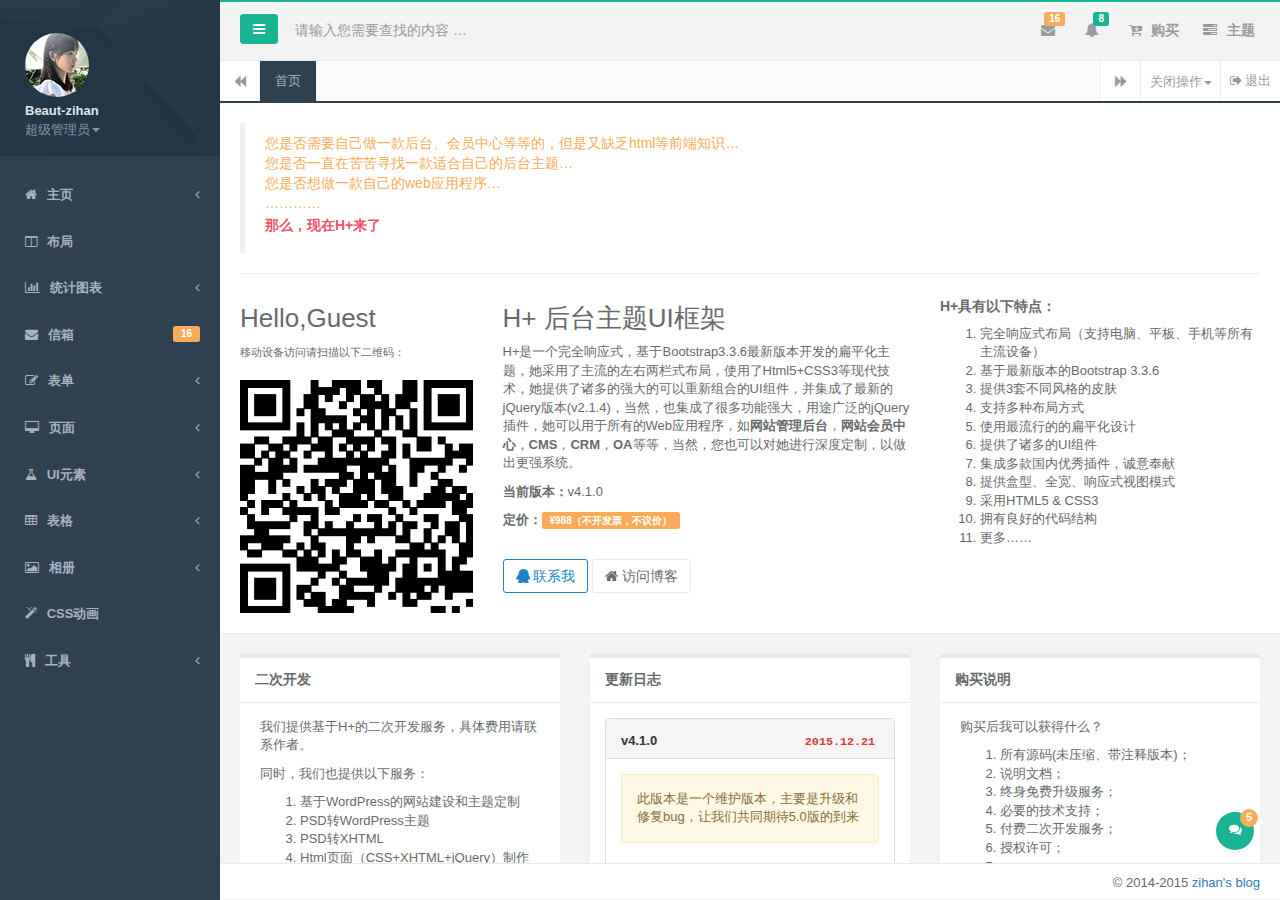
<file: index.html>
<!DOCTYPE html>
<html>


<!-- Mirrored from www.zi-han.net/theme/hplus/ by HTTrack Website Copier/3.x [XR&CO'2014], Wed, 20 Jan 2016 14:16:41 GMT -->
<head>
    <meta charset="utf-8">
    <meta name="viewport" content="width=device-width, initial-scale=1.0">
    <meta name="renderer" content="webkit">
    <meta http-equiv="Cache-Control" content="no-siteapp" />
    <title>H+ 后台主题UI框架 - 主页</title>

    <meta name="keywords" content="H+后台主题,后台bootstrap框架,会员中心主题,后台HTML,响应式后台">
    <meta name="description" content="H+是一个完全响应式，基于Bootstrap3最新版本开发的扁平化主题，她采用了主流的左右两栏式布局，使用了Html5+CSS3等现代技术">

    <!--[if lt IE 9]>
    <meta http-equiv="refresh" content="0;ie.html" />
    <![endif]-->

    <link rel="shortcut icon" href="favicon.ico">
    <link href="css/bootstrap.min14ed.css?v=3.3.6" rel="stylesheet">
    <link href="css/font-awesome.min93e3.css?v=4.4.0" rel="stylesheet">
    <link href="css/animate.min.css" rel="stylesheet">
    <link href="css/style.min862f.css?v=4.1.0" rel="stylesheet">
</head>

<body class="fixed-sidebar full-height-layout gray-bg" style="overflow:hidden">
    <div id="wrapper">
        <!--左侧导航开始-->
        <nav class="navbar-default navbar-static-side" role="navigation">
            <div class="nav-close"><i class="fa fa-times-circle"></i>
            </div>
            <div class="sidebar-collapse">
                <ul class="nav" id="side-menu">
                    <li class="nav-header">
                        <div class="dropdown profile-element">
                            <span><img alt="image" class="img-circle" src="img/profile_small.jpg" /></span>
                            <a data-toggle="dropdown" class="dropdown-toggle" href="#">
                                <span class="clear">
                               <span class="block m-t-xs"><strong class="font-bold">Beaut-zihan</strong></span>
                                <span class="text-muted text-xs block">超级管理员<b class="caret"></b></span>
                                </span>
                            </a>
                            <ul class="dropdown-menu animated fadeInRight m-t-xs">
                                <li><a class="J_menuItem" href="form_avatar.html">修改头像</a>
                                </li>
                                <li><a class="J_menuItem" href="profile.html">个人资料</a>
                                </li>
                                <li><a class="J_menuItem" href="contacts.html">联系我们</a>
                                </li>
                                <li><a class="J_menuItem" href="mailbox.html">信箱</a>
                                </li>
                                <li class="divider"></li>
                                <li><a href="login.html">安全退出</a>
                                </li>
                            </ul>
                        </div>
                        <div class="logo-element">H+
                        </div>
                    </li>
                    <li>
                        <a href="#">
                            <i class="fa fa-home"></i>
                            <span class="nav-label">主页</span>
                            <span class="fa arrow"></span>
                        </a>
                        <ul class="nav nav-second-level">
                            <li>
                                <a class="J_menuItem" href="index_v1.html" data-index="0">主页示例一</a>
                            </li>
                            <li>
                                <a class="J_menuItem" href="index_v2.html">主页示例二</a>
                            </li>
                            <li>
                                <a class="J_menuItem" href="index_v3.html">主页示例三</a>
                            </li>
                            <li>
                                <a class="J_menuItem" href="index_v4.html">主页示例四</a>
                            </li>
                            <li>
                                <a href="index_v5.html" target="_blank">主页示例五</a>
                            </li>
                        </ul>

                    </li>
                    <li>
                        <a class="J_menuItem" href="layouts.html"><i class="fa fa-columns"></i> <span class="nav-label">布局</span></a>
                    </li>
                    <li>
                        <a href="#">
                            <i class="fa fa fa-bar-chart-o"></i>
                            <span class="nav-label">统计图表</span>
                            <span class="fa arrow"></span>
                        </a>
                        <ul class="nav nav-second-level">
                            <li>
                                <a class="J_menuItem" href="graph_echarts.html">百度ECharts</a>
                            </li>
                            <li>
                                <a class="J_menuItem" href="graph_flot.html">Flot</a>
                            </li>
                            <li>
                                <a class="J_menuItem" href="graph_morris.html">Morris.js</a>
                            </li>
                            <li>
                                <a class="J_menuItem" href="graph_rickshaw.html">Rickshaw</a>
                            </li>
                            <li>
                                <a class="J_menuItem" href="graph_peity.html">Peity</a>
                            </li>
                            <li>
                                <a class="J_menuItem" href="graph_sparkline.html">Sparkline</a>
                            </li>
                            <li>
                                <a class="J_menuItem" href="graph_metrics.html">图表组合</a>
                            </li>
                        </ul>
                    </li>

                    <li>
                        <a href="mailbox.html"><i class="fa fa-envelope"></i> <span class="nav-label">信箱 </span><span class="label label-warning pull-right">16</span></a>
                        <ul class="nav nav-second-level">
                            <li><a class="J_menuItem" href="mailbox.html">收件箱</a>
                            </li>
                            <li><a class="J_menuItem" href="mail_detail.html">查看邮件</a>
                            </li>
                            <li><a class="J_menuItem" href="mail_compose.html">写信</a>
                            </li>
                        </ul>
                    </li>
                    <li>
                        <a href="#"><i class="fa fa-edit"></i> <span class="nav-label">表单</span><span class="fa arrow"></span></a>
                        <ul class="nav nav-second-level">
                            <li><a class="J_menuItem" href="form_basic.html">基本表单</a>
                            </li>
                            <li><a class="J_menuItem" href="form_validate.html">表单验证</a>
                            </li>
                            <li><a class="J_menuItem" href="form_advanced.html">高级插件</a>
                            </li>
                            <li><a class="J_menuItem" href="form_wizard.html">表单向导</a>
                            </li>
                            <li>
                                <a href="#">文件上传 <span class="fa arrow"></span></a>
                                <ul class="nav nav-third-level">
                                    <li><a class="J_menuItem" href="form_webuploader.html">百度WebUploader</a>
                                    </li>
                                    <li><a class="J_menuItem" href="form_file_upload.html">DropzoneJS</a>
                                    </li>
                                    <li><a class="J_menuItem" href="form_avatar.html">头像裁剪上传</a>
                                    </li>
                                </ul>
                            </li>
                            <li>
                                <a href="#">编辑器 <span class="fa arrow"></span></a>
                                <ul class="nav nav-third-level">
                                    <li><a class="J_menuItem" href="form_editors.html">富文本编辑器</a>
                                    </li>
                                    <li><a class="J_menuItem" href="form_simditor.html">simditor</a>
                                    </li>
                                    <li><a class="J_menuItem" href="form_markdown.html">MarkDown编辑器</a>
                                    </li>
                                    <li><a class="J_menuItem" href="code_editor.html">代码编辑器</a>
                                    </li>
                                </ul>
                            </li>
                            <li><a class="J_menuItem" href="suggest.html">搜索自动补全</a>
                            </li>
                            <li><a class="J_menuItem" href="layerdate.html">日期选择器layerDate</a>
                            </li>
                        </ul>
                    </li>
                    <li>
                        <a href="#"><i class="fa fa-desktop"></i> <span class="nav-label">页面</span><span class="fa arrow"></span></a>
                        <ul class="nav nav-second-level">
                            <li><a class="J_menuItem" href="contacts.html">联系人</a>
                            </li>
                            <li><a class="J_menuItem" href="profile.html">个人资料</a>
                            </li>
                            <li>
                                <a href="#">项目管理 <span class="fa arrow"></span></a>
                                <ul class="nav nav-third-level">
                                    <li><a class="J_menuItem" href="projects.html">项目</a>
                                    </li>
                                    <li><a class="J_menuItem" href="project_detail.html">项目详情</a>
                                    </li>
                                </ul>
                            </li>
                            <li><a class="J_menuItem" href="teams_board.html">团队管理</a>
                            </li>
                            <li><a class="J_menuItem" href="social_feed.html">信息流</a>
                            </li>
                            <li><a class="J_menuItem" href="clients.html">客户管理</a>
                            </li>
                            <li><a class="J_menuItem" href="file_manager.html">文件管理器</a>
                            </li>
                            <li><a class="J_menuItem" href="calendar.html">日历</a>
                            </li>
                            <li>
                                <a href="#">博客 <span class="fa arrow"></span></a>
                                <ul class="nav nav-third-level">
                                    <li><a class="J_menuItem" href="blog.html">文章列表</a>
                                    </li>
                                    <li><a class="J_menuItem" href="article.html">文章详情</a>
                                    </li>
                                </ul>
                            </li>
                            <li><a class="J_menuItem" href="faq.html">FAQ</a>
                            </li>
                            <li>
                                <a href="#">时间轴 <span class="fa arrow"></span></a>
                                <ul class="nav nav-third-level">
                                    <li><a class="J_menuItem" href="timeline.html">时间轴</a>
                                    </li>
                                    <li><a class="J_menuItem" href="timeline_v2.html">时间轴v2</a>
                                    </li>
                                </ul>
                            </li>
                            <li><a class="J_menuItem" href="pin_board.html">标签墙</a>
                            </li>
                            <li>
                                <a href="#">单据 <span class="fa arrow"></span></a>
                                <ul class="nav nav-third-level">
                                    <li><a class="J_menuItem" href="invoice.html">单据</a>
                                    </li>
                                    <li><a class="J_menuItem" href="invoice_print.html">单据打印</a>
                                    </li>
                                </ul>
                            </li>
                            <li><a class="J_menuItem" href="search_results.html">搜索结果</a>
                            </li>
                            <li><a class="J_menuItem" href="forum_main.html">论坛</a>
                            </li>
                            <li>
                                <a href="#">即时通讯 <span class="fa arrow"></span></a>
                                <ul class="nav nav-third-level">
                                    <li><a class="J_menuItem" href="chat_view.html">聊天窗口</a>
                                    </li>
                                    <li><a class="J_menuItem" href="webim.html">layIM</a>
                                    </li>
                                </ul>
                            </li>
                            <li>
                                <a href="#">登录注册相关 <span class="fa arrow"></span></a>
                                <ul class="nav nav-third-level">
                                    <li><a href="login.html" target="_blank">登录页面</a>
                                    </li>
                                    <li><a href="login_v2.html" target="_blank">登录页面v2</a>
                                    </li>
                                    <li><a href="register.html" target="_blank">注册页面</a>
                                    </li>
                                    <li><a href="lockscreen.html" target="_blank">登录超时</a>
                                    </li>
                                </ul>
                            </li>
                            <li><a class="J_menuItem" href="404.html">404页面</a>
                            </li>
                            <li><a class="J_menuItem" href="500.html">500页面</a>
                            </li>
                            <li><a class="J_menuItem" href="empty_page.html">空白页</a>
                            </li>
                        </ul>
                    </li>
                    <li>
                        <a href="#"><i class="fa fa-flask"></i> <span class="nav-label">UI元素</span><span class="fa arrow"></span></a>
                        <ul class="nav nav-second-level">
                            <li><a class="J_menuItem" href="typography.html">排版</a>
                            </li>
                            <li>
                                <a href="#">字体图标 <span class="fa arrow"></span></a>
                                <ul class="nav nav-third-level">
                                    <li>
                                        <a class="J_menuItem" href="fontawesome.html">Font Awesome</a>
                                    </li>
                                    <li>
                                        <a class="J_menuItem" href="glyphicons.html">Glyphicon</a>
                                    </li>
                                    <li>
                                        <a class="J_menuItem" href="iconfont.html">阿里巴巴矢量图标库</a>
                                    </li>
                                </ul>
                            </li>
                            <li>
                                <a href="#">拖动排序 <span class="fa arrow"></span></a>
                                <ul class="nav nav-third-level">
                                    <li><a class="J_menuItem" href="draggable_panels.html">拖动面板</a>
                                    </li>
                                    <li><a class="J_menuItem" href="agile_board.html">任务清单</a>
                                    </li>
                                </ul>
                            </li>
                            <li><a class="J_menuItem" href="buttons.html">按钮</a>
                            </li>
                            <li><a class="J_menuItem" href="tabs_panels.html">选项卡 &amp; 面板</a>
                            </li>
                            <li><a class="J_menuItem" href="notifications.html">通知 &amp; 提示</a>
                            </li>
                            <li><a class="J_menuItem" href="badges_labels.html">徽章，标签，进度条</a>
                            </li>
                            <li>
                                <a class="J_menuItem" href="grid_options.html">栅格</a>
                            </li>
                            <li><a class="J_menuItem" href="plyr.html">视频、音频</a>
                            </li>
                            <li>
                                <a href="#">弹框插件 <span class="fa arrow"></span></a>
                                <ul class="nav nav-third-level">
                                    <li><a class="J_menuItem" href="layer.html">Web弹层组件layer</a>
                                    </li>
                                    <li><a class="J_menuItem" href="modal_window.html">模态窗口</a>
                                    </li>
                                    <li><a class="J_menuItem" href="sweetalert.html">SweetAlert</a>
                                    </li>
                                </ul>
                            </li>
                            <li>
                                <a href="#">树形视图 <span class="fa arrow"></span></a>
                                <ul class="nav nav-third-level">
                                    <li><a class="J_menuItem" href="jstree.html">jsTree</a>
                                    </li>
                                    <li><a class="J_menuItem" href="tree_view.html">Bootstrap Tree View</a>
                                    </li>
                                    <li><a class="J_menuItem" href="nestable_list.html">nestable</a>
                                    </li>
                                </ul>
                            </li>
                            <li><a class="J_menuItem" href="toastr_notifications.html">Toastr通知</a>
                            </li>
                            <li><a class="J_menuItem" href="diff.html">文本对比</a>
                            </li>
                            <li><a class="J_menuItem" href="spinners.html">加载动画</a>
                            </li>
                            <li><a class="J_menuItem" href="widgets.html">小部件</a>
                            </li>
                        </ul>
                    </li>
                    <li>
                        <a href="#"><i class="fa fa-table"></i> <span class="nav-label">表格</span><span class="fa arrow"></span></a>
                        <ul class="nav nav-second-level">
                            <li><a class="J_menuItem" href="table_basic.html">基本表格</a>
                            </li>
                            <li><a class="J_menuItem" href="table_data_tables.html">DataTables</a>
                            </li>
                            <li><a class="J_menuItem" href="table_jqgrid.html">jqGrid</a>
                            </li>
                            <li><a class="J_menuItem" href="table_foo_table.html">Foo Tables</a>
                            </li>
                            <li><a class="J_menuItem" href="table_bootstrap.html">Bootstrap Table
                                <span class="label label-danger pull-right">推荐</span></a>
                            </li>
                        </ul>
                    </li>
                    <li>
                        <a href="#"><i class="fa fa-picture-o"></i> <span class="nav-label">相册</span><span class="fa arrow"></span></a>
                        <ul class="nav nav-second-level">
                            <li><a class="J_menuItem" href="basic_gallery.html">基本图库</a>
                            </li>
                            <li><a class="J_menuItem" href="carousel.html">图片切换</a>
                            </li>
                            <li><a class="J_menuItem" href="blueimp.html">Blueimp相册</a>
                            </li>
                        </ul>
                    </li>
                    <li>
                        <a class="J_menuItem" href="css_animation.html"><i class="fa fa-magic"></i> <span class="nav-label">CSS动画</span></a>
                    </li>
                    <li>
                        <a href="#"><i class="fa fa-cutlery"></i> <span class="nav-label">工具 </span><span class="fa arrow"></span></a>
                        <ul class="nav nav-second-level">
                            <li><a class="J_menuItem" href="form_builder.html">表单构建器</a>
                            </li>
                        </ul>
                    </li>

                </ul>
            </div>
        </nav>
        <!--左侧导航结束-->
        <!--右侧部分开始-->
        <div id="page-wrapper" class="gray-bg dashbard-1">
            <div class="row border-bottom">
                <nav class="navbar navbar-static-top" role="navigation" style="margin-bottom: 0">
                    <div class="navbar-header"><a class="navbar-minimalize minimalize-styl-2 btn btn-primary " href="#"><i class="fa fa-bars"></i> </a>
                        <form role="search" class="navbar-form-custom" method="post" action="http://www.zi-han.net/theme/hplus/search_results.html">
                            <div class="form-group">
                                <input type="text" placeholder="请输入您需要查找的内容 …" class="form-control" name="top-search" id="top-search">
                            </div>
                        </form>
                    </div>
                    <ul class="nav navbar-top-links navbar-right">
                        <li class="dropdown">
                            <a class="dropdown-toggle count-info" data-toggle="dropdown" href="#">
                                <i class="fa fa-envelope"></i> <span class="label label-warning">16</span>
                            </a>
                            <ul class="dropdown-menu dropdown-messages">
                                <li class="m-t-xs">
                                    <div class="dropdown-messages-box">
                                        <a href="profile.html" class="pull-left">
                                            <img alt="image" class="img-circle" src="img/a7.jpg">
                                        </a>
                                        <div class="media-body">
                                            <small class="pull-right">46小时前</small>
                                            <strong>小四</strong> 这个在日本投降书上签字的军官，建国后一定是个不小的干部吧？
                                            <br>
                                            <small class="text-muted">3天前 2014.11.8</small>
                                        </div>
                                    </div>
                                </li>
                                <li class="divider"></li>
                                <li>
                                    <div class="dropdown-messages-box">
                                        <a href="profile.html" class="pull-left">
                                            <img alt="image" class="img-circle" src="img/a4.jpg">
                                        </a>
                                        <div class="media-body ">
                                            <small class="pull-right text-navy">25小时前</small>
                                            <strong>国民岳父</strong> 如何看待“男子不满自己爱犬被称为狗，刺伤路人”？——这人比犬还凶
                                            <br>
                                            <small class="text-muted">昨天</small>
                                        </div>
                                    </div>
                                </li>
                                <li class="divider"></li>
                                <li>
                                    <div class="text-center link-block">
                                        <a class="J_menuItem" href="mailbox.html">
                                            <i class="fa fa-envelope"></i> <strong> 查看所有消息</strong>
                                        </a>
                                    </div>
                                </li>
                            </ul>
                        </li>
                        <li class="dropdown">
                            <a class="dropdown-toggle count-info" data-toggle="dropdown" href="#">
                                <i class="fa fa-bell"></i> <span class="label label-primary">8</span>
                            </a>
                            <ul class="dropdown-menu dropdown-alerts">
                                <li>
                                    <a href="mailbox.html">
                                        <div>
                                            <i class="fa fa-envelope fa-fw"></i> 您有16条未读消息
                                            <span class="pull-right text-muted small">4分钟前</span>
                                        </div>
                                    </a>
                                </li>
                                <li class="divider"></li>
                                <li>
                                    <a href="profile.html">
                                        <div>
                                            <i class="fa fa-qq fa-fw"></i> 3条新回复
                                            <span class="pull-right text-muted small">12分钟钱</span>
                                        </div>
                                    </a>
                                </li>
                                <li class="divider"></li>
                                <li>
                                    <div class="text-center link-block">
                                        <a class="J_menuItem" href="notifications.html">
                                            <strong>查看所有 </strong>
                                            <i class="fa fa-angle-right"></i>
                                        </a>
                                    </div>
                                </li>
                            </ul>
                        </li>
                        <li class="hidden-xs">
                            <a href="index_v1.html" class="J_menuItem" data-index="0"><i class="fa fa-cart-arrow-down"></i> 购买</a>
                        </li>
                        <li class="dropdown hidden-xs">
                            <a class="right-sidebar-toggle" aria-expanded="false">
                                <i class="fa fa-tasks"></i> 主题
                            </a>
                        </li>
                    </ul>
                </nav>
            </div>
            <div class="row content-tabs">
                <button class="roll-nav roll-left J_tabLeft"><i class="fa fa-backward"></i>
                </button>
                <nav class="page-tabs J_menuTabs">
                    <div class="page-tabs-content">
                        <a href="javascript:;" class="active J_menuTab" data-id="index_v1.html">首页</a>
                    </div>
                </nav>
                <button class="roll-nav roll-right J_tabRight"><i class="fa fa-forward"></i>
                </button>
                <div class="btn-group roll-nav roll-right">
                    <button class="dropdown J_tabClose" data-toggle="dropdown">关闭操作<span class="caret"></span>

                    </button>
                    <ul role="menu" class="dropdown-menu dropdown-menu-right">
                        <li class="J_tabShowActive"><a>定位当前选项卡</a>
                        </li>
                        <li class="divider"></li>
                        <li class="J_tabCloseAll"><a>关闭全部选项卡</a>
                        </li>
                        <li class="J_tabCloseOther"><a>关闭其他选项卡</a>
                        </li>
                    </ul>
                </div>
                <a href="login.html" class="roll-nav roll-right J_tabExit"><i class="fa fa fa-sign-out"></i> 退出</a>
            </div>
            <div class="row J_mainContent" id="content-main">
                <iframe class="J_iframe" name="iframe0" width="100%" height="100%" src="index_v148b2.html?v=4.0" frameborder="0" data-id="index_v1.html" seamless></iframe>
            </div>
            <div class="footer">
                <div class="pull-right">&copy; 2014-2015 <a href="http://www.zi-han.net/" target="_blank">zihan's blog</a>
                </div>
            </div>
        </div>
        <!--右侧部分结束-->
        <!--右侧边栏开始-->
        <div id="right-sidebar">
            <div class="sidebar-container">

                <ul class="nav nav-tabs navs-3">

                    <li class="active">
                        <a data-toggle="tab" href="#tab-1">
                            <i class="fa fa-gear"></i> 主题
                        </a>
                    </li>
                    <li class=""><a data-toggle="tab" href="#tab-2">
                        通知
                    </a>
                    </li>
                    <li><a data-toggle="tab" href="#tab-3">
                        项目进度
                    </a>
                    </li>
                </ul>

                <div class="tab-content">
                    <div id="tab-1" class="tab-pane active">
                        <div class="sidebar-title">
                            <h3> <i class="fa fa-comments-o"></i> 主题设置</h3>
                            <small><i class="fa fa-tim"></i> 你可以从这里选择和预览主题的布局和样式，这些设置会被保存在本地，下次打开的时候会直接应用这些设置。</small>
                        </div>
                        <div class="skin-setttings">
                            <div class="title">主题设置</div>
                            <div class="setings-item">
                                <span>收起左侧菜单</span>
                                <div class="switch">
                                    <div class="onoffswitch">
                                        <input type="checkbox" name="collapsemenu" class="onoffswitch-checkbox" id="collapsemenu">
                                        <label class="onoffswitch-label" for="collapsemenu">
                                            <span class="onoffswitch-inner"></span>
                                            <span class="onoffswitch-switch"></span>
                                        </label>
                                    </div>
                                </div>
                            </div>
                            <div class="setings-item">
                                <span>固定顶部</span>

                                <div class="switch">
                                    <div class="onoffswitch">
                                        <input type="checkbox" name="fixednavbar" class="onoffswitch-checkbox" id="fixednavbar">
                                        <label class="onoffswitch-label" for="fixednavbar">
                                            <span class="onoffswitch-inner"></span>
                                            <span class="onoffswitch-switch"></span>
                                        </label>
                                    </div>
                                </div>
                            </div>
                            <div class="setings-item">
                                <span>
                        固定宽度
                    </span>

                                <div class="switch">
                                    <div class="onoffswitch">
                                        <input type="checkbox" name="boxedlayout" class="onoffswitch-checkbox" id="boxedlayout">
                                        <label class="onoffswitch-label" for="boxedlayout">
                                            <span class="onoffswitch-inner"></span>
                                            <span class="onoffswitch-switch"></span>
                                        </label>
                                    </div>
                                </div>
                            </div>
                            <div class="title">皮肤选择</div>
                            <div class="setings-item default-skin nb">
                                <span class="skin-name ">
                         <a href="#" class="s-skin-0">
                             默认皮肤
                         </a>
                    </span>
                            </div>
                            <div class="setings-item blue-skin nb">
                                <span class="skin-name ">
                        <a href="#" class="s-skin-1">
                            蓝色主题
                        </a>
                    </span>
                            </div>
                            <div class="setings-item yellow-skin nb">
                                <span class="skin-name ">
                        <a href="#" class="s-skin-3">
                            黄色/紫色主题
                        </a>
                    </span>
                            </div>
                        </div>
                    </div>
                    <div id="tab-2" class="tab-pane">

                        <div class="sidebar-title">
                            <h3> <i class="fa fa-comments-o"></i> 最新通知</h3>
                            <small><i class="fa fa-tim"></i> 您当前有10条未读信息</small>
                        </div>

                        <div>

                            <div class="sidebar-message">
                                <a href="#">
                                    <div class="pull-left text-center">
                                        <img alt="image" class="img-circle message-avatar" src="img/a1.jpg">

                                        <div class="m-t-xs">
                                            <i class="fa fa-star text-warning"></i>
                                            <i class="fa fa-star text-warning"></i>
                                        </div>
                                    </div>
                                    <div class="media-body">

                                        据天津日报报道：瑞海公司董事长于学伟，副董事长董社轩等10人在13日上午已被控制。
                                        <br>
                                        <small class="text-muted">今天 4:21</small>
                                    </div>
                                </a>
                            </div>
                            <div class="sidebar-message">
                                <a href="#">
                                    <div class="pull-left text-center">
                                        <img alt="image" class="img-circle message-avatar" src="img/a2.jpg">
                                    </div>
                                    <div class="media-body">
                                        HCY48之音乐大魔王会员专属皮肤已上线，快来一键换装拥有他，宣告你对华晨宇的爱吧！
                                        <br>
                                        <small class="text-muted">昨天 2:45</small>
                                    </div>
                                </a>
                            </div>
                            <div class="sidebar-message">
                                <a href="#">
                                    <div class="pull-left text-center">
                                        <img alt="image" class="img-circle message-avatar" src="img/a3.jpg">

                                        <div class="m-t-xs">
                                            <i class="fa fa-star text-warning"></i>
                                            <i class="fa fa-star text-warning"></i>
                                            <i class="fa fa-star text-warning"></i>
                                        </div>
                                    </div>
                                    <div class="media-body">
                                        写的好！与您分享
                                        <br>
                                        <small class="text-muted">昨天 1:10</small>
                                    </div>
                                </a>
                            </div>
                            <div class="sidebar-message">
                                <a href="#">
                                    <div class="pull-left text-center">
                                        <img alt="image" class="img-circle message-avatar" src="img/a4.jpg">
                                    </div>

                                    <div class="media-body">
                                        国外极限小子的炼成！这还是亲生的吗！！
                                        <br>
                                        <small class="text-muted">昨天 8:37</small>
                                    </div>
                                </a>
                            </div>
                            <div class="sidebar-message">
                                <a href="#">
                                    <div class="pull-left text-center">
                                        <img alt="image" class="img-circle message-avatar" src="img/a8.jpg">
                                    </div>
                                    <div class="media-body">

                                        一只流浪狗被收留后，为了减轻主人的负担，坚持自己觅食，甚至......有些东西，可能她比我们更懂。
                                        <br>
                                        <small class="text-muted">今天 4:21</small>
                                    </div>
                                </a>
                            </div>
                            <div class="sidebar-message">
                                <a href="#">
                                    <div class="pull-left text-center">
                                        <img alt="image" class="img-circle message-avatar" src="img/a7.jpg">
                                    </div>
                                    <div class="media-body">
                                        这哥们的新视频又来了，创意杠杠滴，帅炸了！
                                        <br>
                                        <small class="text-muted">昨天 2:45</small>
                                    </div>
                                </a>
                            </div>
                            <div class="sidebar-message">
                                <a href="#">
                                    <div class="pull-left text-center">
                                        <img alt="image" class="img-circle message-avatar" src="img/a3.jpg">

                                        <div class="m-t-xs">
                                            <i class="fa fa-star text-warning"></i>
                                            <i class="fa fa-star text-warning"></i>
                                            <i class="fa fa-star text-warning"></i>
                                        </div>
                                    </div>
                                    <div class="media-body">
                                        最近在补追此剧，特别喜欢这段表白。
                                        <br>
                                        <small class="text-muted">昨天 1:10</small>
                                    </div>
                                </a>
                            </div>
                            <div class="sidebar-message">
                                <a href="#">
                                    <div class="pull-left text-center">
                                        <img alt="image" class="img-circle message-avatar" src="img/a4.jpg">
                                    </div>
                                    <div class="media-body">
                                        我发起了一个投票 【你认为下午大盘会翻红吗？】
                                        <br>
                                        <small class="text-muted">星期一 8:37</small>
                                    </div>
                                </a>
                            </div>
                        </div>

                    </div>
                    <div id="tab-3" class="tab-pane">

                        <div class="sidebar-title">
                            <h3> <i class="fa fa-cube"></i> 最新任务</h3>
                            <small><i class="fa fa-tim"></i> 您当前有14个任务，10个已完成</small>
                        </div>

                        <ul class="sidebar-list">
                            <li>
                                <a href="#">
                                    <div class="small pull-right m-t-xs">9小时以后</div>
                                    <h4>市场调研</h4> 按要求接收教材；

                                    <div class="small">已完成： 22%</div>
                                    <div class="progress progress-mini">
                                        <div style="width: 22%;" class="progress-bar progress-bar-warning"></div>
                                    </div>
                                    <div class="small text-muted m-t-xs">项目截止： 4:00 - 2015.10.01</div>
                                </a>
                            </li>
                            <li>
                                <a href="#">
                                    <div class="small pull-right m-t-xs">9小时以后</div>
                                    <h4>可行性报告研究报上级批准 </h4> 编写目的编写本项目进度报告的目的在于更好的控制软件开发的时间,对团队成员的 开发进度作出一个合理的比对

                                    <div class="small">已完成： 48%</div>
                                    <div class="progress progress-mini">
                                        <div style="width: 48%;" class="progress-bar"></div>
                                    </div>
                                </a>
                            </li>
                            <li>
                                <a href="#">
                                    <div class="small pull-right m-t-xs">9小时以后</div>
                                    <h4>立项阶段</h4> 东风商用车公司 采购综合综合查询分析系统项目进度阶段性报告武汉斯迪克科技有限公司

                                    <div class="small">已完成： 14%</div>
                                    <div class="progress progress-mini">
                                        <div style="width: 14%;" class="progress-bar progress-bar-info"></div>
                                    </div>
                                </a>
                            </li>
                            <li>
                                <a href="#">
                                    <span class="label label-primary pull-right">NEW</span>
                                    <h4>设计阶段</h4>
                                    <!--<div class="small pull-right m-t-xs">9小时以后</div>-->
                                    项目进度报告(Project Progress Report)
                                    <div class="small">已完成： 22%</div>
                                    <div class="small text-muted m-t-xs">项目截止： 4:00 - 2015.10.01</div>
                                </a>
                            </li>
                            <li>
                                <a href="#">
                                    <div class="small pull-right m-t-xs">9小时以后</div>
                                    <h4>拆迁阶段</h4> 科研项目研究进展报告 项目编号: 项目名称: 项目负责人:

                                    <div class="small">已完成： 22%</div>
                                    <div class="progress progress-mini">
                                        <div style="width: 22%;" class="progress-bar progress-bar-warning"></div>
                                    </div>
                                    <div class="small text-muted m-t-xs">项目截止： 4:00 - 2015.10.01</div>
                                </a>
                            </li>
                            <li>
                                <a href="#">
                                    <div class="small pull-right m-t-xs">9小时以后</div>
                                    <h4>建设阶段 </h4> 编写目的编写本项目进度报告的目的在于更好的控制软件开发的时间,对团队成员的 开发进度作出一个合理的比对

                                    <div class="small">已完成： 48%</div>
                                    <div class="progress progress-mini">
                                        <div style="width: 48%;" class="progress-bar"></div>
                                    </div>
                                </a>
                            </li>
                            <li>
                                <a href="#">
                                    <div class="small pull-right m-t-xs">9小时以后</div>
                                    <h4>获证开盘</h4> 编写目的编写本项目进度报告的目的在于更好的控制软件开发的时间,对团队成员的 开发进度作出一个合理的比对

                                    <div class="small">已完成： 14%</div>
                                    <div class="progress progress-mini">
                                        <div style="width: 14%;" class="progress-bar progress-bar-info"></div>
                                    </div>
                                </a>
                            </li>

                        </ul>

                    </div>
                </div>

            </div>
        </div>
        <!--右侧边栏结束-->
        <!--mini聊天窗口开始-->
        <div class="small-chat-box fadeInRight animated">

            <div class="heading" draggable="true">
                <small class="chat-date pull-right">
                    2015.9.1
                </small> 与 Beau-zihan 聊天中
            </div>

            <div class="content">

                <div class="left">
                    <div class="author-name">
                        Beau-zihan <small class="chat-date">
                        10:02
                    </small>
                    </div>
                    <div class="chat-message active">
                        你好
                    </div>

                </div>
                <div class="right">
                    <div class="author-name">
                        游客
                        <small class="chat-date">
                            11:24
                        </small>
                    </div>
                    <div class="chat-message">
                        你好，请问H+有帮助文档吗？
                    </div>
                </div>
                <div class="left">
                    <div class="author-name">
                        Beau-zihan
                        <small class="chat-date">
                            08:45
                        </small>
                    </div>
                    <div class="chat-message active">
                        有，购买的H+源码包中有帮助文档，位于docs文件夹下
                    </div>
                </div>
                <div class="right">
                    <div class="author-name">
                        游客
                        <small class="chat-date">
                            11:24
                        </small>
                    </div>
                    <div class="chat-message">
                        那除了帮助文档还提供什么样的服务？
                    </div>
                </div>
                <div class="left">
                    <div class="author-name">
                        Beau-zihan
                        <small class="chat-date">
                            08:45
                        </small>
                    </div>
                    <div class="chat-message active">
                        1.所有源码(未压缩、带注释版本)；
                        <br> 2.说明文档；
                        <br> 3.终身免费升级服务；
                        <br> 4.必要的技术支持；
                        <br> 5.付费二次开发服务；
                        <br> 6.授权许可；
                        <br> ……
                        <br>
                    </div>
                </div>


            </div>
            <div class="form-chat">
                <div class="input-group input-group-sm">
                    <input type="text" class="form-control"> <span class="input-group-btn"> <button
                        class="btn btn-primary" type="button">发送
                </button> </span>
                </div>
            </div>

        </div>
        <div id="small-chat">
            <span class="badge badge-warning pull-right">5</span>
            <a class="open-small-chat">
                <i class="fa fa-comments"></i>

            </a>
        </div>
    </div>
    <script src="js/jquery.min.js?v=2.1.4"></script>
    <script src="js/bootstrap.min.js?v=3.3.6"></script>
    <script src="js/plugins/metisMenu/jquery.metisMenu.js"></script>
    <script src="js/plugins/slimscroll/jquery.slimscroll.min.js"></script>
    <script src="js/plugins/layer/layer.min.js"></script>
    <script src="js/hplus.min.js?v=4.1.0"></script>
    <script type="text/javascript" src="js/contabs.min.js"></script>
    <script src="js/plugins/pace/pace.min.js"></script>
</body>


<!-- Mirrored from www.zi-han.net/theme/hplus/ by HTTrack Website Copier/3.x [XR&CO'2014], Wed, 20 Jan 2016 14:17:11 GMT -->
</html>
</file>
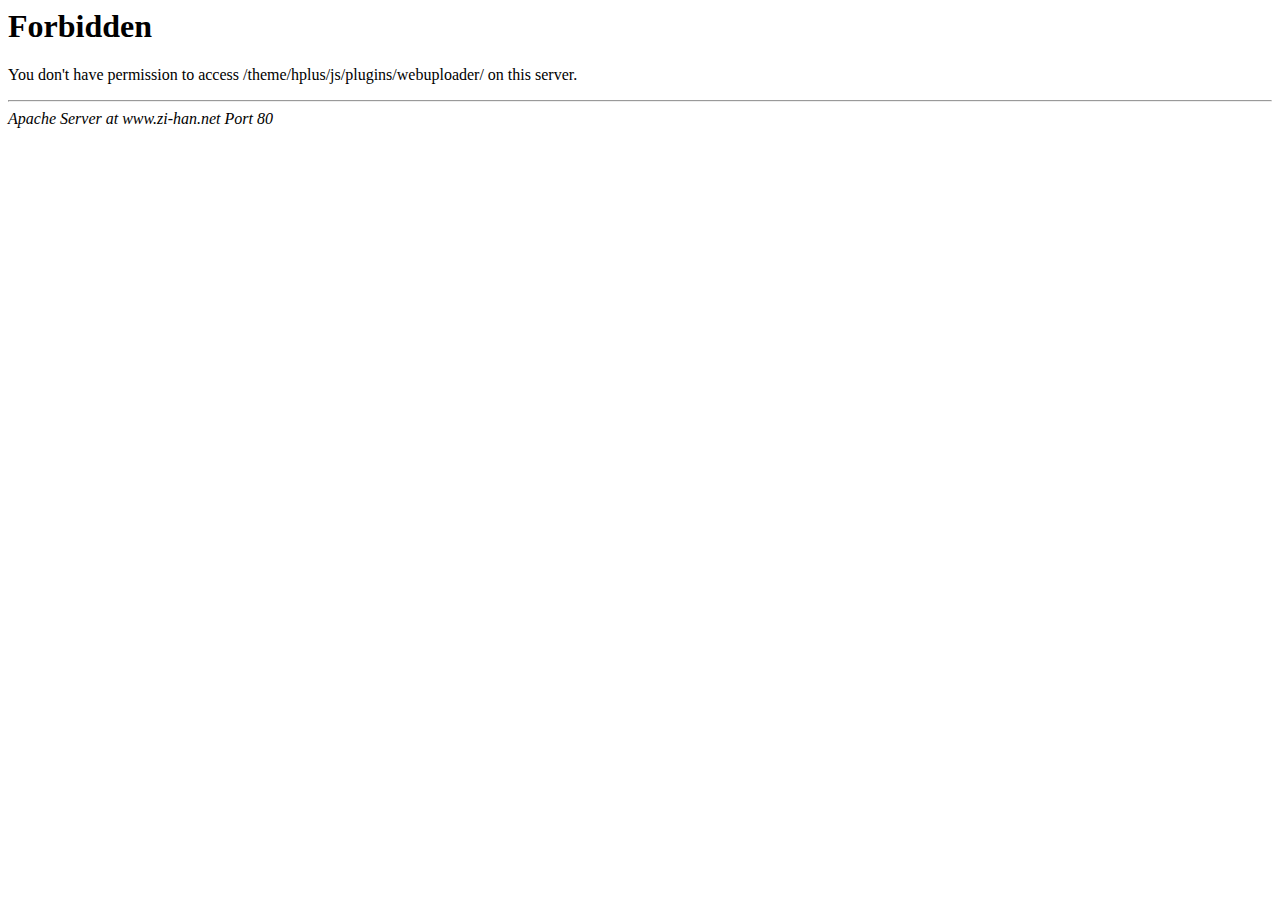
<file: js/plugins/webuploader/index.html>
<!DOCTYPE HTML PUBLIC "-//IETF//DTD HTML 2.0//EN">
<html><head>
<title>403 Forbidden</title>
</head><body>
<h1>Forbidden</h1>
<p>You don't have permission to access /theme/hplus/js/plugins/webuploader/
on this server.</p>
<hr>
<address>Apache Server at www.zi-han.net Port 80</address>
</body></html>
</file>
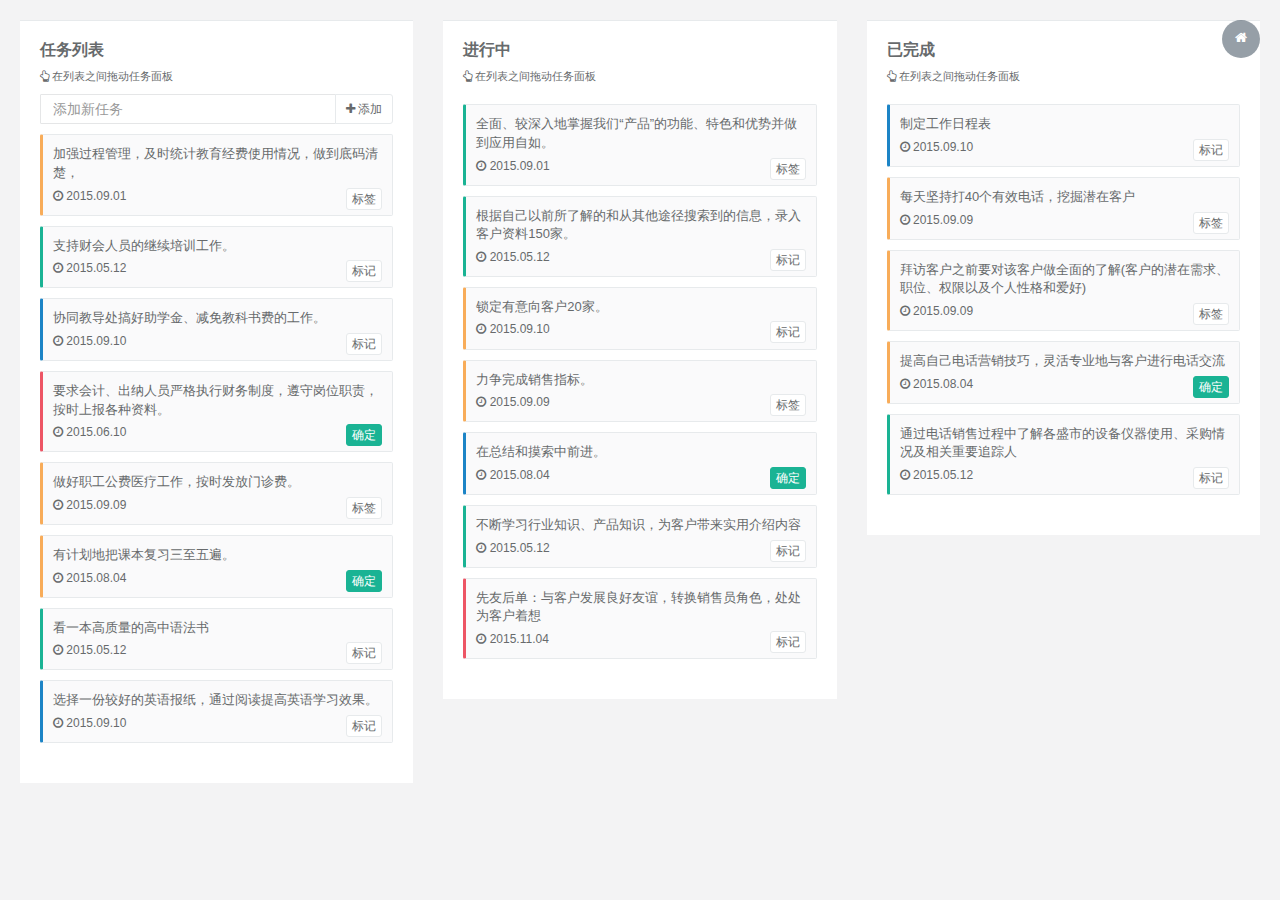
<file: agile_board.html>
<!DOCTYPE html>
<html>


<!-- Mirrored from www.zi-han.net/theme/hplus/agile_board.html by HTTrack Website Copier/3.x [XR&CO'2014], Wed, 20 Jan 2016 14:19:53 GMT -->
<head>

    <meta charset="utf-8">
    <meta name="viewport" content="width=device-width, initial-scale=1.0">


    <title>H+ 后台主题UI框架 - 任务清单</title>
    <meta name="keywords" content="H+后台主题,后台bootstrap框架,会员中心主题,后台HTML,响应式后台">
    <meta name="description" content="H+是一个完全响应式，基于Bootstrap3最新版本开发的扁平化主题，她采用了主流的左右两栏式布局，使用了Html5+CSS3等现代技术">

    <link rel="shortcut icon" href="favicon.ico"> <link href="css/bootstrap.min14ed.css?v=3.3.6" rel="stylesheet">
    <link href="css/font-awesome.min93e3.css?v=4.4.0" rel="stylesheet">

    <link href="css/animate.min.css" rel="stylesheet">
    <link href="css/style.min862f.css?v=4.1.0" rel="stylesheet">

</head>

<body class="gray-bg">
    <div class="wrapper wrapper-content  animated fadeInRight">
        <div class="row">
            <div class="col-sm-4">
                <div class="ibox">
                    <div class="ibox-content">
                        <h3>任务列表</h3>
                        <p class="small"><i class="fa fa-hand-o-up"></i> 在列表之间拖动任务面板</p>

                        <div class="input-group">
                            <input type="text" placeholder="添加新任务" class="input input-sm form-control">
                            <span class="input-group-btn">
                                        <button type="button" class="btn btn-sm btn-white"> <i class="fa fa-plus"></i> 添加</button>
                                </span>
                        </div>

                        <ul class="sortable-list connectList agile-list">
                            <li class="warning-element">
                                加强过程管理，及时统计教育经费使用情况，做到底码清楚，
                                <div class="agile-detail">
                                    <a href="#" class="pull-right btn btn-xs btn-white">标签</a>
                                    <i class="fa fa-clock-o"></i> 2015.09.01
                                </div>
                            </li>
                            <li class="success-element">
                                支持财会人员的继续培训工作。
                                <div class="agile-detail">
                                    <a href="#" class="pull-right btn btn-xs btn-white">标记</a>
                                    <i class="fa fa-clock-o"></i> 2015.05.12
                                </div>
                            </li>
                            <li class="info-element">
                                协同教导处搞好助学金、减免教科书费的工作。
                                <div class="agile-detail">
                                    <a href="#" class="pull-right btn btn-xs btn-white">标记</a>
                                    <i class="fa fa-clock-o"></i> 2015.09.10
                                </div>
                            </li>
                            <li class="danger-element">
                                要求会计、出纳人员严格执行财务制度，遵守岗位职责，按时上报各种资料。
                                <div class="agile-detail">
                                    <a href="#" class="pull-right btn btn-xs btn-primary">确定</a>
                                    <i class="fa fa-clock-o"></i> 2015.06.10
                                </div>
                            </li>
                            <li class="warning-element">
                                做好职工公费医疗工作，按时发放门诊费。
                                <div class="agile-detail">
                                    <a href="#" class="pull-right btn btn-xs btn-white">标签</a>
                                    <i class="fa fa-clock-o"></i> 2015.09.09
                                </div>
                            </li>
                            <li class="warning-element">
                                有计划地把课本复习三至五遍。
                                <div class="agile-detail">
                                    <a href="#" class="pull-right btn btn-xs btn-primary">确定</a>
                                    <i class="fa fa-clock-o"></i> 2015.08.04
                                </div>
                            </li>
                            <li class="success-element">
                                看一本高质量的高中语法书
                                <div class="agile-detail">
                                    <a href="#" class="pull-right btn btn-xs btn-white">标记</a>
                                    <i class="fa fa-clock-o"></i> 2015.05.12
                                </div>
                            </li>
                            <li class="info-element">
                                选择一份较好的英语报纸，通过阅读提高英语学习效果。
                                <div class="agile-detail">
                                    <a href="#" class="pull-right btn btn-xs btn-white">标记</a>
                                    <i class="fa fa-clock-o"></i> 2015.09.10
                                </div>
                            </li>
                        </ul>
                    </div>
                </div>
            </div>
            <div class="col-sm-4">
                <div class="ibox">
                    <div class="ibox-content">
                        <h3>进行中</h3>
                        <p class="small"><i class="fa fa-hand-o-up"></i> 在列表之间拖动任务面板</p>
                        <ul class="sortable-list connectList agile-list">
                            <li class="success-element">
                                全面、较深入地掌握我们“产品”的功能、特色和优势并做到应用自如。
                                <div class="agile-detail">
                                    <a href="#" class="pull-right btn btn-xs btn-white">标签</a>
                                    <i class="fa fa-clock-o"></i> 2015.09.01
                                </div>
                            </li>
                            <li class="success-element">
                                根据自己以前所了解的和从其他途径搜索到的信息，录入客户资料150家。
                                <div class="agile-detail">
                                    <a href="#" class="pull-right btn btn-xs btn-white">标记</a>
                                    <i class="fa fa-clock-o"></i> 2015.05.12
                                </div>
                            </li>
                            <li class="warning-element">
                                锁定有意向客户20家。
                                <div class="agile-detail">
                                    <a href="#" class="pull-right btn btn-xs btn-white">标记</a>
                                    <i class="fa fa-clock-o"></i> 2015.09.10
                                </div>
                            </li>
                            <li class="warning-element">
                                力争完成销售指标。
                                <div class="agile-detail">
                                    <a href="#" class="pull-right btn btn-xs btn-white">标签</a>
                                    <i class="fa fa-clock-o"></i> 2015.09.09
                                </div>
                            </li>
                            <li class="info-element">
                                在总结和摸索中前进。
                                <div class="agile-detail">
                                    <a href="#" class="pull-right btn btn-xs btn-primary">确定</a>
                                    <i class="fa fa-clock-o"></i> 2015.08.04
                                </div>
                            </li>
                            <li class="success-element">
                                不断学习行业知识、产品知识，为客户带来实用介绍内容
                                <div class="agile-detail">
                                    <a href="#" class="pull-right btn btn-xs btn-white">标记</a>
                                    <i class="fa fa-clock-o"></i> 2015.05.12
                                </div>
                            </li>
                            <li class="danger-element">
                                先友后单：与客户发展良好友谊，转换销售员角色，处处为客户着想
                                <div class="agile-detail">
                                    <a href="#" class="pull-right btn btn-xs btn-white">标记</a>
                                    <i class="fa fa-clock-o"></i> 2015.11.04
                                </div>
                            </li>
                        </ul>
                    </div>
                </div>
            </div>
            <div class="col-sm-4">
                <div class="ibox">
                    <div class="ibox-content">
                        <h3>已完成</h3>
                        <p class="small"><i class="fa fa-hand-o-up"></i> 在列表之间拖动任务面板</p>
                        <ul class="sortable-list connectList agile-list">
                            <li class="info-element">
                                制定工作日程表
                                <div class="agile-detail">
                                    <a href="#" class="pull-right btn btn-xs btn-white">标记</a>
                                    <i class="fa fa-clock-o"></i> 2015.09.10
                                </div>
                            </li>
                            <li class="warning-element">
                                每天坚持打40个有效电话，挖掘潜在客户
                                <div class="agile-detail">
                                    <a href="#" class="pull-right btn btn-xs btn-white">标签</a>
                                    <i class="fa fa-clock-o"></i> 2015.09.09
                                </div>
                            </li>
                            <li class="warning-element">
                                拜访客户之前要对该客户做全面的了解(客户的潜在需求、职位、权限以及个人性格和爱好)
                                <div class="agile-detail">
                                    <a href="#" class="pull-right btn btn-xs btn-white">标签</a>
                                    <i class="fa fa-clock-o"></i> 2015.09.09
                                </div>
                            </li>
                            <li class="warning-element">
                                提高自己电话营销技巧，灵活专业地与客户进行电话交流
                                <div class="agile-detail">
                                    <a href="#" class="pull-right btn btn-xs btn-primary">确定</a>
                                    <i class="fa fa-clock-o"></i> 2015.08.04
                                </div>
                            </li>
                            <li class="success-element">
                                通过电话销售过程中了解各盛市的设备仪器使用、采购情况及相关重要追踪人
                                <div class="agile-detail">
                                    <a href="#" class="pull-right btn btn-xs btn-white">标记</a>
                                    <i class="fa fa-clock-o"></i> 2015.05.12
                                </div>
                            </li>

                        </ul>
                    </div>
                </div>
            </div>

        </div>


    </div>
    <script src="js/jquery.min.js?v=2.1.4"></script>
    <script src="js/bootstrap.min.js?v=3.3.6"></script>
    <script src="js/jquery-ui-1.10.4.min.js"></script>
    <script src="js/content.min.js?v=1.0.0"></script>
    <script>
        $(document).ready(function(){$(".sortable-list").sortable({connectWith:".connectList"}).disableSelection()});
    </script>

    <script type="text/javascript" src="http://tajs.qq.com/stats?sId=9051096" charset="UTF-8"></script>
</body>


<!-- Mirrored from www.zi-han.net/theme/hplus/agile_board.html by HTTrack Website Copier/3.x [XR&CO'2014], Wed, 20 Jan 2016 14:19:53 GMT -->
</html>
</file>
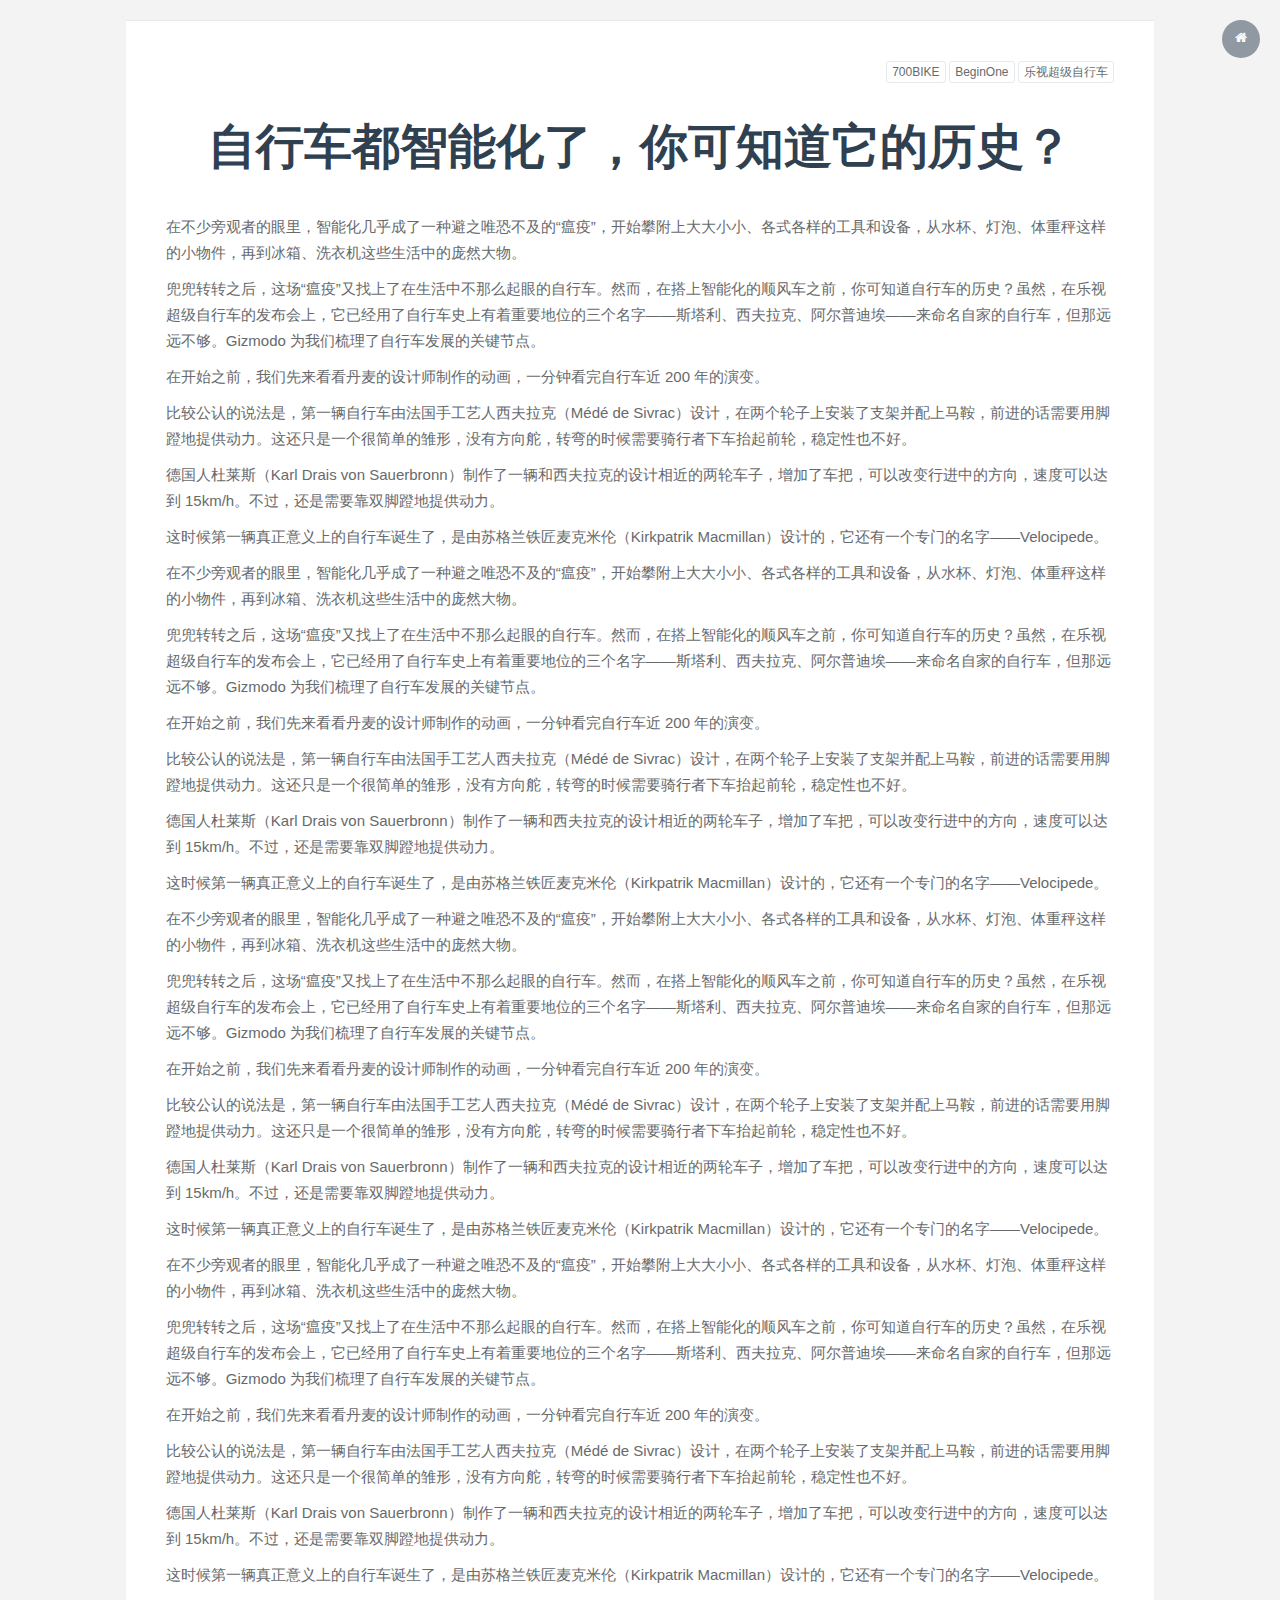
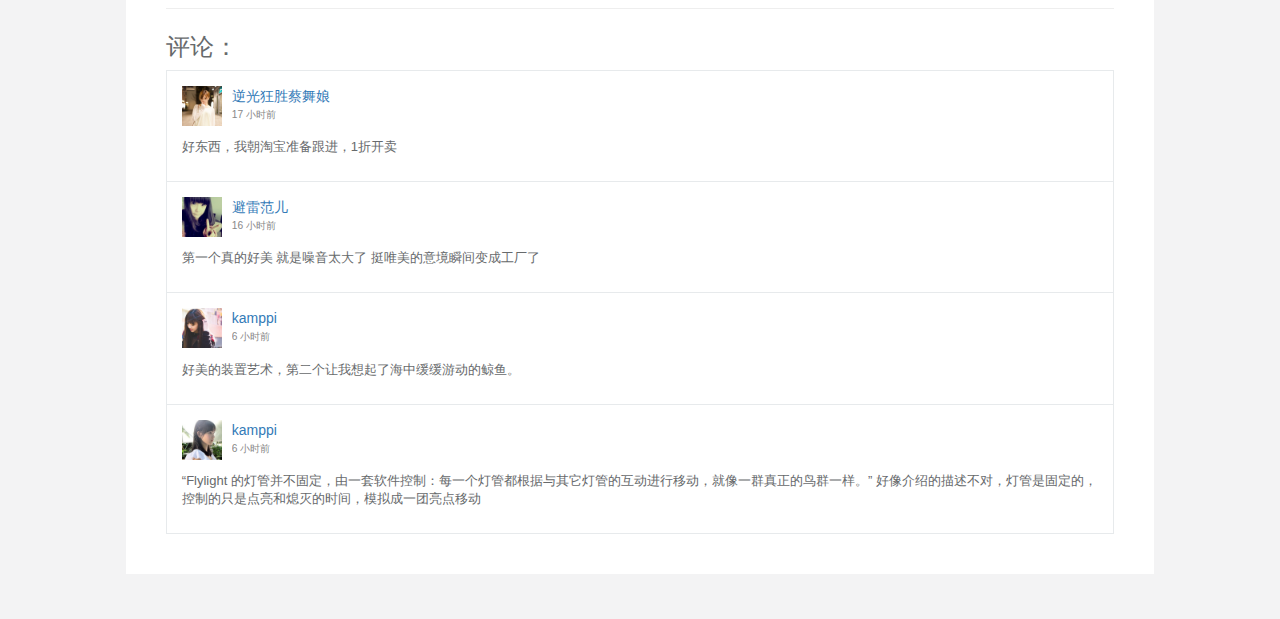
<file: article.html>
<!DOCTYPE html>
<html>


<!-- Mirrored from www.zi-han.net/theme/hplus/article.html by HTTrack Website Copier/3.x [XR&CO'2014], Wed, 20 Jan 2016 14:19:47 GMT -->
<head>

    <meta charset="utf-8">
    <meta name="viewport" content="width=device-width, initial-scale=1.0">


    <title>H+ 后台主题UI框架 - 文章页面</title>
    <meta name="keywords" content="H+后台主题,后台bootstrap框架,会员中心主题,后台HTML,响应式后台">
    <meta name="description" content="H+是一个完全响应式，基于Bootstrap3最新版本开发的扁平化主题，她采用了主流的左右两栏式布局，使用了Html5+CSS3等现代技术">

    <link rel="shortcut icon" href="favicon.ico"> <link href="css/bootstrap.min14ed.css?v=3.3.6" rel="stylesheet">
    <link href="css/font-awesome.min93e3.css?v=4.4.0" rel="stylesheet">

    <link href="css/animate.min.css" rel="stylesheet">
    <link href="css/style.min862f.css?v=4.1.0" rel="stylesheet">

</head>

<body class="gray-bg">
    <div class="wrapper wrapper-content  animated fadeInRight article">
        <div class="row">
            <div class="col-lg-10 col-lg-offset-1">
                <div class="ibox">
                    <div class="ibox-content">
                        <div class="pull-right">
                            <button class="btn btn-white btn-xs" type="button">700BIKE</button>
                            <button class="btn btn-white btn-xs" type="button">BeginOne</button>
                            <button class="btn btn-white btn-xs" type="button">乐视超级自行车</button>
                        </div>
                        <div class="text-center article-title">
                            <h1>
                                    自行车都智能化了，你可知道它的历史？
                                </h1>
                        </div>
                        <p>
                            在不少旁观者的眼里，智能化几乎成了一种避之唯恐不及的“瘟疫”，开始攀附上大大小小、各式各样的工具和设备，从水杯、灯泡、体重秤这样的小物件，再到冰箱、洗衣机这些生活中的庞然大物。
                        </p>
                        <p>
                            兜兜转转之后，这场“瘟疫”又找上了在生活中不那么起眼的自行车。然而，在搭上智能化的顺风车之前，你可知道自行车的历史？虽然，在乐视超级自行车的发布会上，它已经用了自行车史上有着重要地位的三个名字——斯塔利、西夫拉克、阿尔普迪埃——来命名自家的自行车，但那远远不够。Gizmodo 为我们梳理了自行车发展的关键节点。
                        </p>
                        <p>
                            在开始之前，我们先来看看丹麦的设计师制作的动画，一分钟看完自行车近 200 年的演变。
                        </p>
                        <p>
                            比较公认的说法是，第一辆自行车由法国手工艺人西夫拉克（Médé de Sivrac）设计，在两个轮子上安装了支架并配上马鞍，前进的话需要用脚蹬地提供动力。这还只是一个很简单的雏形，没有方向舵，转弯的时候需要骑行者下车抬起前轮，稳定性也不好。
                        </p>
                        <p>
                            德国人杜莱斯（Karl Drais von Sauerbronn）制作了一辆和西夫拉克的设计相近的两轮车子，增加了车把，可以改变行进中的方向，速度可以达到 15km/h。不过，还是需要靠双脚蹬地提供动力。
                        </p>
                        <p>
                            这时候第一辆真正意义上的自行车诞生了，是由苏格兰铁匠麦克米伦（Kirkpatrik Macmillan）设计的，它还有一个专门的名字——Velocipede。
                        </p>
                        <p>
                            在不少旁观者的眼里，智能化几乎成了一种避之唯恐不及的“瘟疫”，开始攀附上大大小小、各式各样的工具和设备，从水杯、灯泡、体重秤这样的小物件，再到冰箱、洗衣机这些生活中的庞然大物。
                        </p>
                        <p>
                            兜兜转转之后，这场“瘟疫”又找上了在生活中不那么起眼的自行车。然而，在搭上智能化的顺风车之前，你可知道自行车的历史？虽然，在乐视超级自行车的发布会上，它已经用了自行车史上有着重要地位的三个名字——斯塔利、西夫拉克、阿尔普迪埃——来命名自家的自行车，但那远远不够。Gizmodo 为我们梳理了自行车发展的关键节点。
                        </p>
                        <p>
                            在开始之前，我们先来看看丹麦的设计师制作的动画，一分钟看完自行车近 200 年的演变。
                        </p>
                        <p>
                            比较公认的说法是，第一辆自行车由法国手工艺人西夫拉克（Médé de Sivrac）设计，在两个轮子上安装了支架并配上马鞍，前进的话需要用脚蹬地提供动力。这还只是一个很简单的雏形，没有方向舵，转弯的时候需要骑行者下车抬起前轮，稳定性也不好。
                        </p>
                        <p>
                            德国人杜莱斯（Karl Drais von Sauerbronn）制作了一辆和西夫拉克的设计相近的两轮车子，增加了车把，可以改变行进中的方向，速度可以达到 15km/h。不过，还是需要靠双脚蹬地提供动力。
                        </p>
                        <p>
                            这时候第一辆真正意义上的自行车诞生了，是由苏格兰铁匠麦克米伦（Kirkpatrik Macmillan）设计的，它还有一个专门的名字——Velocipede。
                        </p>
                        <p>
                            在不少旁观者的眼里，智能化几乎成了一种避之唯恐不及的“瘟疫”，开始攀附上大大小小、各式各样的工具和设备，从水杯、灯泡、体重秤这样的小物件，再到冰箱、洗衣机这些生活中的庞然大物。
                        </p>
                        <p>
                            兜兜转转之后，这场“瘟疫”又找上了在生活中不那么起眼的自行车。然而，在搭上智能化的顺风车之前，你可知道自行车的历史？虽然，在乐视超级自行车的发布会上，它已经用了自行车史上有着重要地位的三个名字——斯塔利、西夫拉克、阿尔普迪埃——来命名自家的自行车，但那远远不够。Gizmodo 为我们梳理了自行车发展的关键节点。
                        </p>
                        <p>
                            在开始之前，我们先来看看丹麦的设计师制作的动画，一分钟看完自行车近 200 年的演变。
                        </p>
                        <p>
                            比较公认的说法是，第一辆自行车由法国手工艺人西夫拉克（Médé de Sivrac）设计，在两个轮子上安装了支架并配上马鞍，前进的话需要用脚蹬地提供动力。这还只是一个很简单的雏形，没有方向舵，转弯的时候需要骑行者下车抬起前轮，稳定性也不好。
                        </p>
                        <p>
                            德国人杜莱斯（Karl Drais von Sauerbronn）制作了一辆和西夫拉克的设计相近的两轮车子，增加了车把，可以改变行进中的方向，速度可以达到 15km/h。不过，还是需要靠双脚蹬地提供动力。
                        </p>
                        <p>
                            这时候第一辆真正意义上的自行车诞生了，是由苏格兰铁匠麦克米伦（Kirkpatrik Macmillan）设计的，它还有一个专门的名字——Velocipede。
                        </p>
                        <p>
                            在不少旁观者的眼里，智能化几乎成了一种避之唯恐不及的“瘟疫”，开始攀附上大大小小、各式各样的工具和设备，从水杯、灯泡、体重秤这样的小物件，再到冰箱、洗衣机这些生活中的庞然大物。
                        </p>
                        <p>
                            兜兜转转之后，这场“瘟疫”又找上了在生活中不那么起眼的自行车。然而，在搭上智能化的顺风车之前，你可知道自行车的历史？虽然，在乐视超级自行车的发布会上，它已经用了自行车史上有着重要地位的三个名字——斯塔利、西夫拉克、阿尔普迪埃——来命名自家的自行车，但那远远不够。Gizmodo 为我们梳理了自行车发展的关键节点。
                        </p>
                        <p>
                            在开始之前，我们先来看看丹麦的设计师制作的动画，一分钟看完自行车近 200 年的演变。
                        </p>
                        <p>
                            比较公认的说法是，第一辆自行车由法国手工艺人西夫拉克（Médé de Sivrac）设计，在两个轮子上安装了支架并配上马鞍，前进的话需要用脚蹬地提供动力。这还只是一个很简单的雏形，没有方向舵，转弯的时候需要骑行者下车抬起前轮，稳定性也不好。
                        </p>
                        <p>
                            德国人杜莱斯（Karl Drais von Sauerbronn）制作了一辆和西夫拉克的设计相近的两轮车子，增加了车把，可以改变行进中的方向，速度可以达到 15km/h。不过，还是需要靠双脚蹬地提供动力。
                        </p>
                        <p>
                            这时候第一辆真正意义上的自行车诞生了，是由苏格兰铁匠麦克米伦（Kirkpatrik Macmillan）设计的，它还有一个专门的名字——Velocipede。
                        </p>
                        <hr>

                        <div class="row">
                            <div class="col-lg-12">

                                <h2>评论：</h2>
                                <div class="social-feed-box">
                                    <div class="social-avatar">
                                        <a href="#" class="pull-left">
                                            <img alt="image" src="img/a1.jpg">
                                        </a>
                                        <div class="media-body">
                                            <a href="#">
                                                    逆光狂胜蔡舞娘
                                                </a>
                                            <small class="text-muted">17 小时前</small>
                                        </div>
                                    </div>
                                    <div class="social-body">
                                        <p>
                                            好东西，我朝淘宝准备跟进，1折开卖
                                        </p>
                                    </div>
                                </div>
                                <div class="social-feed-box">
                                    <div class="social-avatar">
                                        <a href="#" class="pull-left">
                                            <img alt="image" src="img/a2.jpg">
                                        </a>
                                        <div class="media-body">
                                            <a href="#">
                                                    避雷范儿
                                                </a>
                                            <small class="text-muted"> 16 小时前</small>
                                        </div>
                                    </div>
                                    <div class="social-body">
                                        <p>
                                            第一个真的好美 就是噪音太大了 挺唯美的意境瞬间变成工厂了
                                        </p>
                                    </div>
                                </div>
                                <div class="social-feed-box">
                                    <div class="social-avatar">
                                        <a href="#" class="pull-left">
                                            <img alt="image" src="img/a3.jpg">
                                        </a>
                                        <div class="media-body">
                                            <a href="#">
                                                    kamppi
                                                </a>
                                            <small class="text-muted"> 6 小时前</small>
                                        </div>
                                    </div>
                                    <div class="social-body">
                                        <p>
                                            好美的装置艺术，第二个让我想起了海中缓缓游动的鲸鱼。
                                        </p>
                                    </div>
                                </div>
                                <div class="social-feed-box">
                                    <div class="social-avatar">
                                        <a href="#" class="pull-left">
                                            <img alt="image" src="img/a5.jpg">
                                        </a>
                                        <div class="media-body">
                                            <a href="#">
                                                    kamppi
                                                </a>
                                            <small class="text-muted">6 小时前</small>
                                        </div>
                                    </div>
                                    <div class="social-body">
                                        <p>
                                            “Flylight 的灯管并不固定，由一套软件控制：每一个灯管都根据与其它灯管的互动进行移动，就像一群真正的鸟群一样。” 好像介绍的描述不对，灯管是固定的，控制的只是点亮和熄灭的时间，模拟成一团亮点移动
                                        </p>
                                    </div>
                                </div>


                            </div>
                        </div>


                    </div>
                </div>
            </div>
        </div>

    </div>
    <script src="js/jquery.min.js?v=2.1.4"></script>
    <script src="js/bootstrap.min.js?v=3.3.6"></script>
    <script src="js/content.min.js?v=1.0.0"></script>
    <script type="text/javascript" src="http://tajs.qq.com/stats?sId=9051096" charset="UTF-8"></script>
</body>


<!-- Mirrored from www.zi-han.net/theme/hplus/article.html by HTTrack Website Copier/3.x [XR&CO'2014], Wed, 20 Jan 2016 14:19:47 GMT -->
</html>
</file>
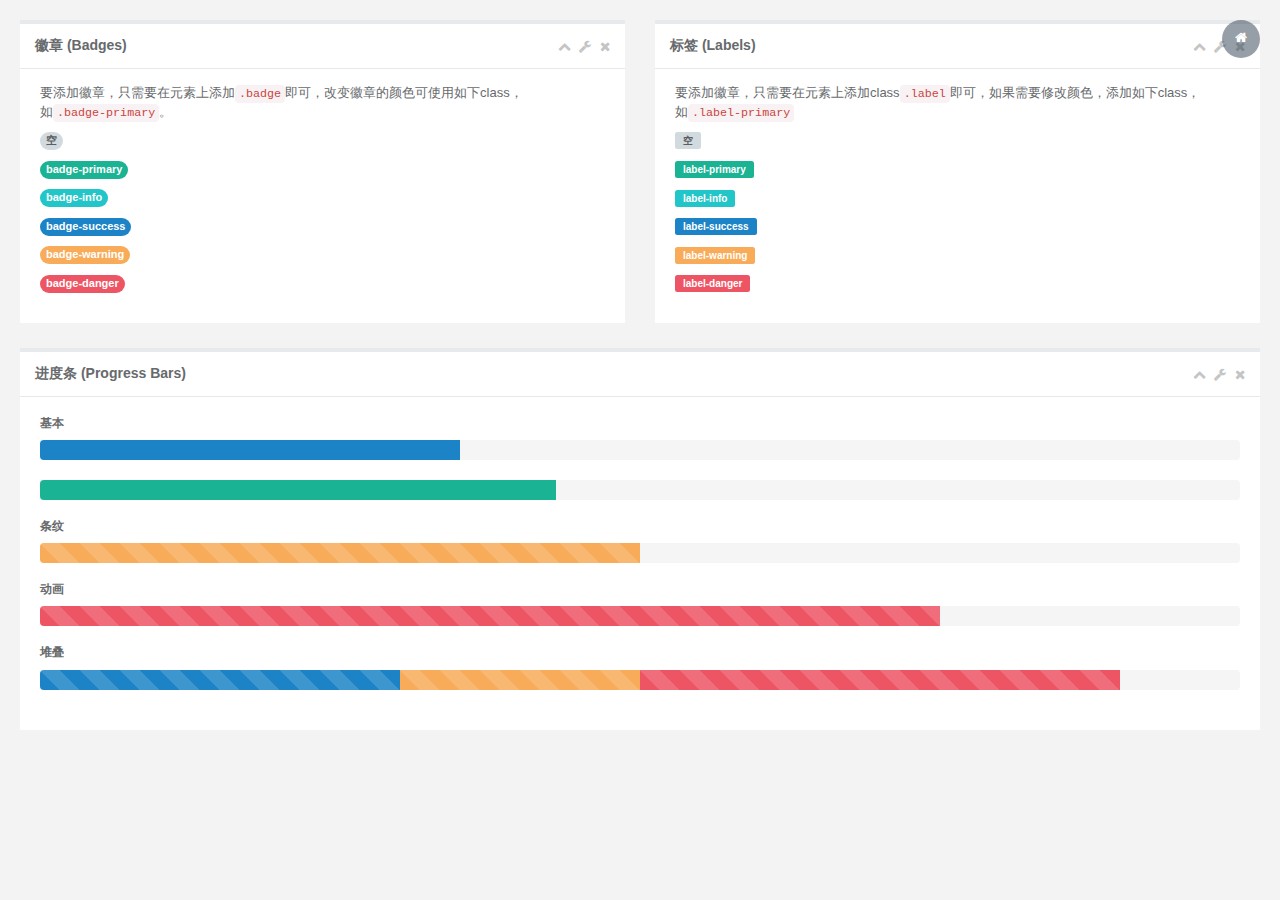
<file: badges_labels.html>
<!DOCTYPE html>
<html>


<!-- Mirrored from www.zi-han.net/theme/hplus/badges_labels.html by HTTrack Website Copier/3.x [XR&CO'2014], Wed, 20 Jan 2016 14:19:53 GMT -->
<head>

    <meta charset="utf-8">
    <meta name="viewport" content="width=device-width, initial-scale=1.0">


    <title>H+ 后台主题UI框架 - 徽章，标签，进度条</title>
    <meta name="keywords" content="H+后台主题,后台bootstrap框架,会员中心主题,后台HTML,响应式后台">
    <meta name="description" content="H+是一个完全响应式，基于Bootstrap3最新版本开发的扁平化主题，她采用了主流的左右两栏式布局，使用了Html5+CSS3等现代技术">

    <link rel="shortcut icon" href="favicon.ico"> <link href="css/bootstrap.min14ed.css?v=3.3.6" rel="stylesheet">
    <link href="css/font-awesome.min93e3.css?v=4.4.0" rel="stylesheet">

    <link href="css/animate.min.css" rel="stylesheet">
    <link href="css/style.min862f.css?v=4.1.0" rel="stylesheet">

</head>

<body class="gray-bg">
    <div class="wrapper wrapper-content animated fadeInRight">
        <div class="row">
            <div class="col-sm-6">
                <div class="ibox float-e-margins">
                    <div class="ibox-title">
                        <h5>徽章 (Badges)</h5>
                        <div class="ibox-tools">
                            <a class="collapse-link">
                                <i class="fa fa-chevron-up"></i>
                            </a>
                            <a class="dropdown-toggle" data-toggle="dropdown" href="badges_labels.html#">
                                <i class="fa fa-wrench"></i>
                            </a>
                            <ul class="dropdown-menu dropdown-user">
                                <li><a href="badges_labels.html#">选项1</a>
                                </li>
                                <li><a href="badges_labels.html#">选项2</a>
                                </li>
                            </ul>
                            <a class="close-link">
                                <i class="fa fa-times"></i>
                            </a>
                        </div>
                    </div>
                    <div class="ibox-content">
                        <p>
                            要添加徽章，只需要在元素上添加<code>.badge</code>即可，改变徽章的颜色可使用如下class，如<code>.badge-primary</code>。
                        </p>
                        <p><span class="badge">空</span>
                        </p>
                        <p><span class="badge badge-primary">badge-primary</span>
                        </p>
                        <p><span class="badge badge-info">badge-info</span>
                        </p>
                        <p><span class="badge badge-success">badge-success</span>
                        </p>
                        <p><span class="badge badge-warning">badge-warning</span>
                        </p>
                        <p><span class="badge badge-danger">badge-danger</span>
                        </p>
                    </div>
                </div>
            </div>

            <div class="col-sm-6">
                <div class="ibox float-e-margins">
                    <div class="ibox-title">
                        <h5>标签 (Labels)</h5>
                        <div class="ibox-tools">
                            <a class="collapse-link">
                                <i class="fa fa-chevron-up"></i>
                            </a>
                            <a class="dropdown-toggle" data-toggle="dropdown" href="badges_labels.html#">
                                <i class="fa fa-wrench"></i>
                            </a>
                            <ul class="dropdown-menu dropdown-user">
                                <li><a href="badges_labels.html#">选项1</a>
                                </li>
                                <li><a href="badges_labels.html#">选项2</a>
                                </li>
                            </ul>
                            <a class="close-link">
                                <i class="fa fa-times"></i>
                            </a>
                        </div>
                    </div>
                    <div class="ibox-content">
                        <p>
                            要添加徽章，只需要在元素上添加class<code>.label</code>即可，如果需要修改颜色，添加如下class，如<code>.label-primary</code>
                        </p>
                        <p><span class="label">空</span>
                        </p>
                        <p><span class="label label-primary">label-primary</span>
                        </p>
                        <p><span class="label label-info">label-info</span>
                        </p>
                        <p><span class="label label-success">label-success</span>
                        </p>
                        <p><span class="label label-warning">label-warning</span>
                        </p>
                        <p><span class="label label-danger">label-danger</span>
                        </p>
                    </div>
                </div>
            </div>

        </div>
        <div class="row">
            <div class="col-sm-12">
                <div class="ibox float-e-margins">
                    <div class="ibox-title">
                        <h5>进度条 (Progress Bars)</h5>
                        <div class="ibox-tools">
                            <a class="collapse-link">
                                <i class="fa fa-chevron-up"></i>
                            </a>
                            <a class="dropdown-toggle" data-toggle="dropdown" href="badges_labels.html#">
                                <i class="fa fa-wrench"></i>
                            </a>
                            <ul class="dropdown-menu dropdown-user">
                                <li><a href="badges_labels.html#">选项1</a>
                                </li>
                                <li><a href="badges_labels.html#">选项2</a>
                                </li>
                            </ul>
                            <a class="close-link">
                                <i class="fa fa-times"></i>
                            </a>
                        </div>
                    </div>
                    <div class="ibox-content">
                        <h5>基本</h5>
                        <div class="progress">
                            <div style="width: 35%" aria-valuemax="100" aria-valuemin="0" aria-valuenow="35" role="progressbar" class="progress-bar progress-bar-success">
                                <span class="sr-only">35% Complete (success)</span>
                            </div>
                        </div>

                        <div class="progress progress-bar-default">
                            <div style="width: 43%" aria-valuemax="100" aria-valuemin="0" aria-valuenow="43" role="progressbar" class="progress-bar">
                                <span class="sr-only">43% Complete (success)</span>
                            </div>
                        </div>

                        <h5>条纹</h5>

                        <div class="progress progress-striped">
                            <div style="width: 50%" aria-valuemax="100" aria-valuemin="0" aria-valuenow="50" role="progressbar" class="progress-bar progress-bar-warning">
                                <span class="sr-only">40% Complete (success)</span>
                            </div>
                        </div>

                        <h5>动画</h5>

                        <div class="progress progress-striped active">
                            <div style="width: 75%" aria-valuemax="100" aria-valuemin="0" aria-valuenow="75" role="progressbar" class="progress-bar progress-bar-danger">
                                <span class="sr-only">40% Complete (success)</span>
                            </div>
                        </div>

                        <h5>堆叠</h5>

                        <div class="progress progress-striped active">
                            <div style="width: 30%" class="progress-bar progress-bar-success">
                                <span class="sr-only">30% Complete (success)</span>
                            </div>
                            <div style="width: 20%" class="progress-bar progress-bar-warning">
                                <span class="sr-only">15% Complete (warning)</span>
                            </div>
                            <div style="width: 40%" class="progress-bar progress-bar-danger">
                                <span class="sr-only">40% Complete (danger)</span>
                            </div>
                        </div>

                    </div>
                </div>
            </div>
        </div>
    </div>
    <script src="js/jquery.min.js?v=2.1.4"></script>
    <script src="js/bootstrap.min.js?v=3.3.6"></script>
    <script src="js/content.min.js?v=1.0.0"></script>
    <script type="text/javascript" src="http://tajs.qq.com/stats?sId=9051096" charset="UTF-8"></script>

</body>


<!-- Mirrored from www.zi-han.net/theme/hplus/badges_labels.html by HTTrack Website Copier/3.x [XR&CO'2014], Wed, 20 Jan 2016 14:19:53 GMT -->
</html>
</file>
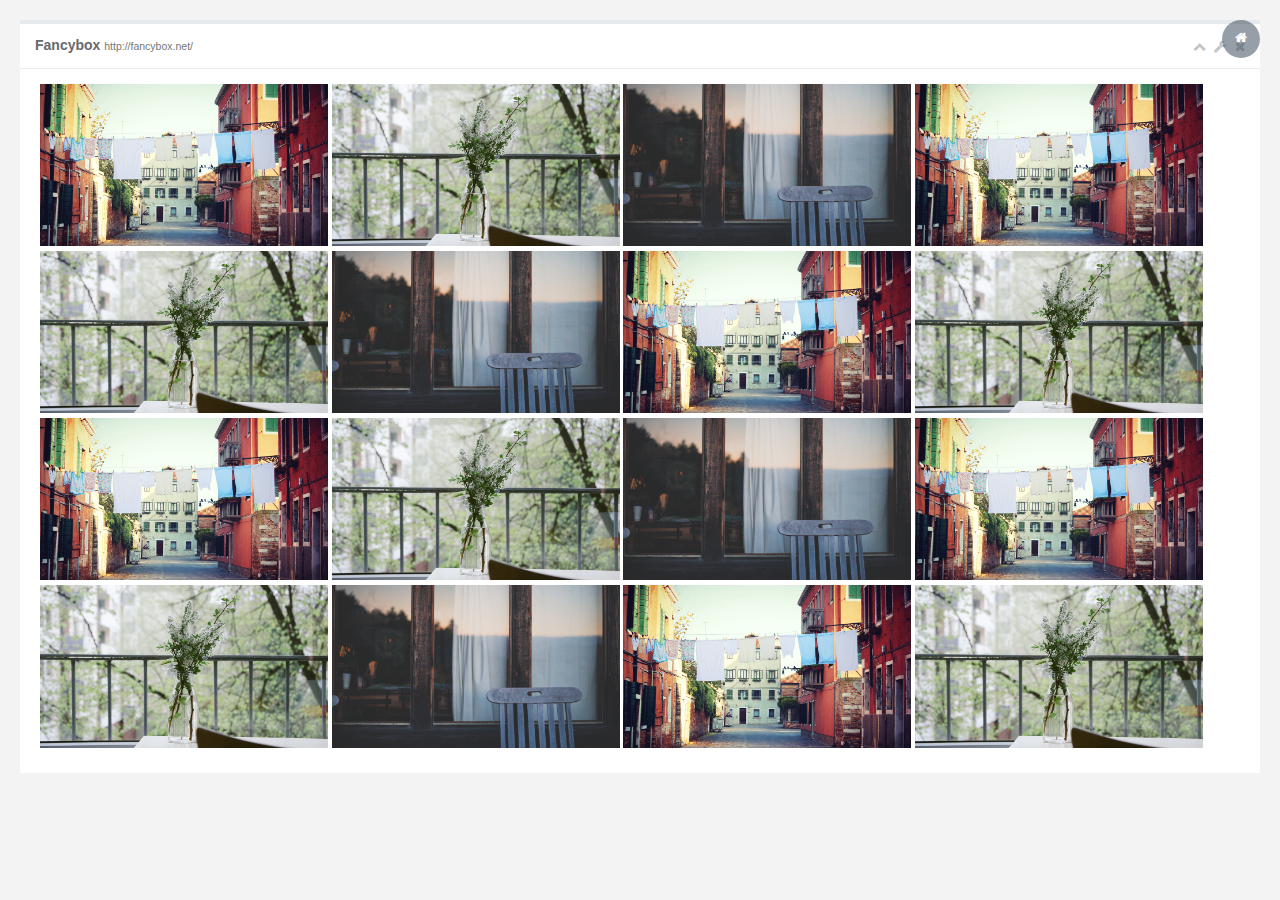
<file: basic_gallery.html>
<!DOCTYPE html>
<html>


<!-- Mirrored from www.zi-han.net/theme/hplus/basic_gallery.html by HTTrack Website Copier/3.x [XR&CO'2014], Wed, 20 Jan 2016 14:20:06 GMT -->
<head>

    <meta charset="utf-8">
    <meta name="viewport" content="width=device-width, initial-scale=1.0">


    <title>H+ 后台主题UI框架 - 基本图库</title>
    <meta name="keywords" content="H+后台主题,后台bootstrap框架,会员中心主题,后台HTML,响应式后台">
    <meta name="description" content="H+是一个完全响应式，基于Bootstrap3最新版本开发的扁平化主题，她采用了主流的左右两栏式布局，使用了Html5+CSS3等现代技术">

    <link rel="shortcut icon" href="favicon.ico"> <link href="css/bootstrap.min14ed.css?v=3.3.6" rel="stylesheet">
    <link href="css/font-awesome.min93e3.css?v=4.4.0" rel="stylesheet">
    <link href="js/plugins/fancybox/jquery.fancybox.css" rel="stylesheet">
    <link href="css/animate.min.css" rel="stylesheet">
    <link href="css/style.min862f.css?v=4.1.0" rel="stylesheet">

</head>

<body class="gray-bg">
    <div class="wrapper wrapper-content">
        <div class="row">
            <div class="col-sm-12">
                <div class="ibox float-e-margins">
                    <div class="ibox-title">
                        <h5>Fancybox <small>http://fancybox.net/</small></h5>
                        <div class="ibox-tools">
                            <a class="collapse-link">
                                <i class="fa fa-chevron-up"></i>
                            </a>
                            <a class="dropdown-toggle" data-toggle="dropdown" href="basic_gallery.html#">
                                <i class="fa fa-wrench"></i>
                            </a>
                            <ul class="dropdown-menu dropdown-user">
                                <li><a href="basic_gallery.html#">选项1</a>
                                </li>
                                <li><a href="basic_gallery.html#">选项2</a>
                                </li>
                            </ul>
                            <a class="close-link">
                                <i class="fa fa-times"></i>
                            </a>
                        </div>
                    </div>
                    <div class="ibox-content">

                        <a class="fancybox" href="img/p1.jpg" title="图片1">
                            <img alt="image" src="img/p_big1.jpg" />
                        </a>
                        <a class="fancybox" href="img/p2.jpg" title="图片2">
                            <img alt="image" src="img/p_big2.jpg" />
                        </a>
                        <a class="fancybox" href="img/p3.jpg" title="图片3">
                            <img alt="image" src="img/p_big3.jpg" />
                        </a>
                        <a class="fancybox" href="img/p1.jpg" title="图片4">
                            <img alt="image" src="img/p_big1.jpg" />
                        </a>
                        <a class="fancybox" href="img/p2.jpg" title="图片5">
                            <img alt="image" src="img/p_big2.jpg" />
                        </a>
                        <a class="fancybox" href="img/p3.jpg" title="图片6">
                            <img alt="image" src="img/p_big3.jpg" />
                        </a>
                        <a class="fancybox" href="img/p1.jpg" title="图片7">
                            <img alt="image" src="img/p_big1.jpg" />
                        </a>
                        <a class="fancybox" href="img/p2.jpg" title="图片8">
                            <img alt="image" src="img/p_big2.jpg" />
                        </a>
                        <a class="fancybox" href="img/p1.jpg" title="图片9">
                            <img alt="image" src="img/p_big1.jpg" />
                        </a>
                        <a class="fancybox" href="img/p2.jpg" title="图片10">
                            <img alt="image" src="img/p_big2.jpg" />
                        </a>
                        <a class="fancybox" href="img/p3.jpg" title="图片11">
                            <img alt="image" src="img/p_big3.jpg" />
                        </a>
                        <a class="fancybox" href="img/p1.jpg" title="图片12">
                            <img alt="image" src="img/p_big1.jpg" />
                        </a>
                        <a class="fancybox" href="img/p2.jpg" title="图片13">
                            <img alt="image" src="img/p_big2.jpg" />
                        </a>
                        <a class="fancybox" href="img/p3.jpg" title="图片14">
                            <img alt="image" src="img/p_big3.jpg" />
                        </a>
                        <a class="fancybox" href="img/p1.jpg" title="图片15">
                            <img alt="image" src="img/p_big1.jpg" />
                        </a>
                        <a class="fancybox" href="img/p2.jpg" title="图片16">
                            <img alt="image" src="img/p_big2.jpg" />
                        </a>


                    </div>
                </div>
            </div>

        </div>
    </div>
    <script src="js/jquery.min.js?v=2.1.4"></script>
    <script src="js/bootstrap.min.js?v=3.3.6"></script>
    <script src="js/plugins/peity/jquery.peity.min.js"></script>
    <script src="js/content.min.js?v=1.0.0"></script>
    <script src="js/plugins/fancybox/jquery.fancybox.js"></script>
    <script>
        $(document).ready(function(){$(".fancybox").fancybox({openEffect:"none",closeEffect:"none"})});
    </script>

    <script type="text/javascript" src="http://tajs.qq.com/stats?sId=9051096" charset="UTF-8"></script>
</body>


<!-- Mirrored from www.zi-han.net/theme/hplus/basic_gallery.html by HTTrack Website Copier/3.x [XR&CO'2014], Wed, 20 Jan 2016 14:20:18 GMT -->
</html>
</file>
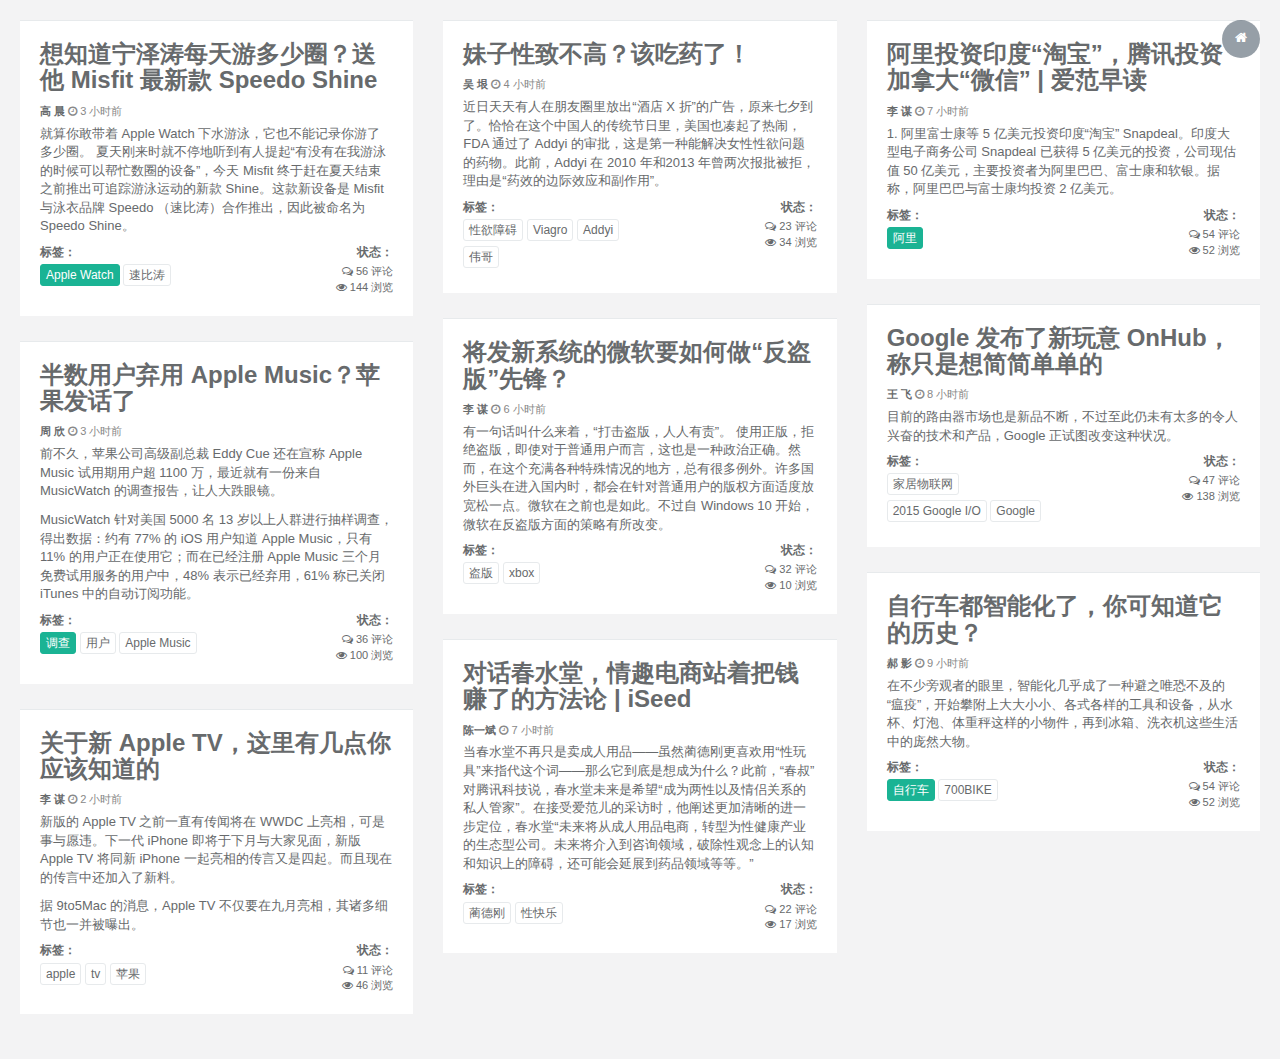
<file: blog.html>
<!DOCTYPE html>
<html>


<!-- Mirrored from www.zi-han.net/theme/hplus/blog.html by HTTrack Website Copier/3.x [XR&CO'2014], Wed, 20 Jan 2016 14:19:47 GMT -->
<head>

    <meta charset="utf-8">
    <meta name="viewport" content="width=device-width, initial-scale=1.0">


    <title>H+ 后台主题UI框架 - 文章列表</title>
    <meta name="keywords" content="H+后台主题,后台bootstrap框架,会员中心主题,后台HTML,响应式后台">
    <meta name="description" content="H+是一个完全响应式，基于Bootstrap3最新版本开发的扁平化主题，她采用了主流的左右两栏式布局，使用了Html5+CSS3等现代技术">

    <link rel="shortcut icon" href="favicon.ico"> <link href="css/bootstrap.min14ed.css?v=3.3.6" rel="stylesheet">
    <link href="css/font-awesome.min93e3.css?v=4.4.0" rel="stylesheet">

    <link href="css/animate.min.css" rel="stylesheet">
    <link href="css/style.min862f.css?v=4.1.0" rel="stylesheet">

</head>

<body class="gray-bg">
    <div class="wrapper wrapper-content  animated fadeInRight blog">
        <div class="row">
            <div class="col-lg-4">
                <div class="ibox">
                    <div class="ibox-content">
                        <a href="article.html" class="btn-link">
                            <h2>
                                    想知道宁泽涛每天游多少圈？送他 Misfit 最新款 Speedo Shine
                                </h2>
                        </a>
                        <div class="small m-b-xs">
                            <strong>高 晨</strong> <span class="text-muted"><i class="fa fa-clock-o"></i> 3 小时前</span>
                        </div>
                        <p>
                            就算你敢带着 Apple Watch 下水游泳，它也不能记录你游了多少圈。 夏天刚来时就不停地听到有人提起“有没有在我游泳的时候可以帮忙数圈的设备”，今天 Misfit 终于赶在夏天结束之前推出可追踪游泳运动的新款 Shine。这款新设备是 Misfit 与泳衣品牌 Speedo （速比涛）合作推出，因此被命名为 Speedo Shine。
                        </p>
                        <div class="row">
                            <div class="col-md-6">
                                <h5>标签：</h5>
                                <button class="btn btn-primary btn-xs" type="button">Apple Watch</button>
                                <button class="btn btn-white btn-xs" type="button">速比涛</button>
                            </div>
                            <div class="col-md-6">
                                <div class="small text-right">
                                    <h5>状态：</h5>
                                    <div> <i class="fa fa-comments-o"> </i> 56 评论 </div>
                                    <i class="fa fa-eye"> </i> 144 浏览
                                </div>
                            </div>
                        </div>
                    </div>
                </div>
                <div class="ibox">
                    <div class="ibox-content">
                        <a href="article.html" class="btn-link">
                            <h2>
                                    半数用户弃用 Apple Music？苹果发话了
                                </h2>
                        </a>
                        <div class="small m-b-xs">
                            <strong>周 欣</strong> <span class="text-muted"><i class="fa fa-clock-o"></i> 3 小时前</span>
                        </div>
                        <p>
                            前不久，苹果公司高级副总裁 Eddy Cue 还在宣称 Apple Music 试用期用户超 1100 万，最近就有一份来自 MusicWatch 的调查报告，让人大跌眼镜。


                        </p>
                        <p>
                            MusicWatch 针对美国 5000 名 13 岁以上人群进行抽样调查，得出数据：约有 77% 的 iOS 用户知道 Apple Music，只有 11% 的用户正在使用它；而在已经注册 Apple Music 三个月免费试用服务的用户中，48% 表示已经弃用，61% 称已关闭 iTunes 中的自动订阅功能。
                        </p>
                        <div class="row">
                            <div class="col-md-6">
                                <h5>标签：</h5>
                                <button class="btn btn-primary btn-xs" type="button">调查</button>
                                <button class="btn btn-white btn-xs" type="button">用户</button>
                                <button class="btn btn-white btn-xs" type="button">Apple Music</button>
                            </div>
                            <div class="col-md-6">
                                <div class="small text-right">
                                    <h5>状态：</h5>
                                    <div> <i class="fa fa-comments-o"> </i> 36 评论 </div>
                                    <i class="fa fa-eye"> </i> 100 浏览
                                </div>
                            </div>
                        </div>
                    </div>
                </div>
                <div class="ibox">
                    <div class="ibox-content">
                        <a href="article.html" class="btn-link">
                            <h2>
                                    关于新 Apple TV，这里有几点你应该知道的
                                </h2>
                        </a>
                        <div class="small m-b-xs">
                            <strong>李 谋</strong> <span class="text-muted"><i class="fa fa-clock-o"></i> 2 小时前</span>
                        </div>
                        <p>
                            新版的 Apple TV 之前一直有传闻将在 WWDC 上亮相，可是事与愿违。下一代 iPhone 即将于下月与大家见面，新版 Apple TV 将同新 iPhone 一起亮相的传言又是四起。而且现在的传言中还加入了新料。</p>
                        <p>

                            据 9to5Mac 的消息，Apple TV 不仅要在九月亮相，其诸多细节也一并被曝出。
                        </p>
                        <div class="row">
                            <div class="col-md-6">
                                <h5>标签：</h5>
                                <button class="btn btn-white btn-xs" type="button">apple</button>
                                <button class="btn btn-white btn-xs" type="button">tv</button>
                                <button class="btn btn-white btn-xs" type="button">苹果</button>
                            </div>
                            <div class="col-md-6">
                                <div class="small text-right">
                                    <h5>状态：</h5>
                                    <div> <i class="fa fa-comments-o"> </i> 11 评论 </div>
                                    <i class="fa fa-eye"> </i> 46 浏览
                                </div>
                            </div>
                        </div>
                    </div>
                </div>
            </div>
            <div class="col-lg-4">
                <div class="ibox">
                    <div class="ibox-content">
                        <a href="article.html" class="btn-link">
                            <h2>
                                    妹子性致不高？该吃药了！
                                </h2>
                        </a>
                        <div class="small m-b-xs">
                            <strong>吴 垠</strong> <span class="text-muted"><i class="fa fa-clock-o"></i> 4 小时前</span>
                        </div>
                        <p>
                            近日天天有人在朋友圈里放出“酒店 X 折”的广告，原来七夕到了。恰恰在这个中国人的传统节日里，美国也凑起了热闹，FDA 通过了 Addyi 的审批，这是第一种能解决女性性欲问题的药物。此前，Addyi 在 2010 年和2013 年曾两次报批被拒，理由是“药效的边际效应和副作用”。</p>
                        <div class="row">
                            <div class="col-md-6">
                                <h5>标签：</h5>
                                <button class="btn btn-white btn-xs" type="button">性欲障碍</button>
                                <button class="btn btn-white btn-xs" type="button">Viagro</button>
                                <button class="btn btn-white btn-xs" type="button">Addyi</button>
                                <button class="btn btn-white btn-xs" type="button">伟哥</button>
                            </div>
                            <div class="col-md-6">
                                <div class="small text-right">
                                    <h5>状态：</h5>
                                    <div> <i class="fa fa-comments-o"> </i> 23 评论 </div>
                                    <i class="fa fa-eye"> </i> 34 浏览
                                </div>
                            </div>
                        </div>
                    </div>
                </div>
                <div class="ibox">
                    <div class="ibox-content">
                        <a href="article.html" class="btn-link">
                            <h2>

将发新系统的微软要如何做“反盗版”先锋？
                                </h2>
                        </a>
                        <div class="small m-b-xs">
                            <strong>李 谋</strong> <span class="text-muted"><i class="fa fa-clock-o"></i> 6 小时前</span>
                        </div>
                        <p>
                            有一句话叫什么来着，“打击盗版，人人有责”。 使用正版，拒绝盗版，即使对于普通用户而言，这也是一种政治正确。然而，在这个充满各种特殊情况的地方，总有很多例外。许多国外巨头在进入国内时，都会在针对普通用户的版权方面适度放宽松一点。微软在之前也是如此。不过自 Windows 10 开始，微软在反盗版方面的策略有所改变。
                        </p>
                        <div class="row">
                            <div class="col-md-6">
                                <h5>标签：</h5>
                                <button class="btn btn-white btn-xs" type="button">盗版</button>
                                <button class="btn btn-white btn-xs" type="button">xbox</button>
                            </div>
                            <div class="col-md-6">
                                <div class="small text-right">
                                    <h5>状态：</h5>
                                    <div> <i class="fa fa-comments-o"> </i> 32 评论 </div>
                                    <i class="fa fa-eye"> </i> 10 浏览
                                </div>
                            </div>
                        </div>
                    </div>
                </div>
                <div class="ibox">
                    <div class="ibox-content">
                        <a href="article.html" class="btn-link">
                            <h2>
                                    对话春水堂，情趣电商站着把钱赚了的方法论 | iSeed
                                </h2>
                        </a>
                        <div class="small m-b-xs">
                            <strong>陈一斌</strong> <span class="text-muted"><i class="fa fa-clock-o"></i> 7 小时前</span>
                        </div>
                        <p>
                            当春水堂不再只是卖成人用品——虽然蔺德刚更喜欢用“性玩具”来指代这个词——那么它到底是想成为什么？此前，“春叔”对腾讯科技说，春水堂未来是希望“成为两性以及情侣关系的私人管家”。在接受爱范儿的采访时，他阐述更加清晰的进一步定位，春水堂“未来将从成人用品电商，转型为性健康产业的生态型公司。未来将介入到咨询领域，破除性观念上的认知和知识上的障碍，还可能会延展到药品领域等等。”
                        </p>
                        <div class="row">
                            <div class="col-md-6">
                                <h5>标签：</h5>
                                <button class="btn btn-white btn-xs" type="button">蔺德刚</button>
                                <button class="btn btn-white btn-xs" type="button">性快乐</button>

                            </div>
                            <div class="col-md-6">
                                <div class="small text-right">
                                    <h5>状态：</h5>
                                    <div> <i class="fa fa-comments-o"> </i> 22 评论 </div>
                                    <i class="fa fa-eye"> </i> 17 浏览
                                </div>
                            </div>
                        </div>
                    </div>
                </div>
            </div>
            <div class="col-lg-4">
                <div class="ibox">
                    <div class="ibox-content">
                        <a href="article.html" class="btn-link">
                            <h2>
                                    阿里投资印度“淘宝”，腾讯投资加拿大“微信” | 爱范早读
                                </h2>
                        </a>
                        <div class="small m-b-xs">
                            <strong>李 谋</strong> <span class="text-muted"><i class="fa fa-clock-o"></i>  7 小时前</span>
                        </div>
                        <p>
                            1. 阿里富士康等 5 亿美元投资印度“淘宝” Snapdeal。印度大型电子商务公司 Snapdeal 已获得 5 亿美元的投资，公司现估值 50 亿美元，主要投资者为阿里巴巴、富士康和软银。据称，阿里巴巴与富士康均投资 2 亿美元。
                        </p>
                        <div class="row">
                            <div class="col-md-6">
                                <h5>标签：</h5>
                                <button class="btn btn-primary btn-xs" type="button">阿里</button>
                            </div>
                            <div class="col-md-6">
                                <div class="small text-right">
                                    <h5>状态：</h5>
                                    <div> <i class="fa fa-comments-o"> </i> 54 评论 </div>
                                    <i class="fa fa-eye"> </i> 52 浏览
                                </div>
                            </div>
                        </div>
                    </div>
                </div>
                <div class="ibox">
                    <div class="ibox-content">
                        <a href="article.html" class="btn-link">
                            <h2>
                                    Google 发布了新玩意 OnHub，称只是想简简单单的
                                </h2>
                        </a>
                        <div class="small m-b-xs">
                            <strong>王 飞</strong> <span class="text-muted"><i class="fa fa-clock-o"></i> 8 小时前</span>
                        </div>
                        <p>
                            目前的路由器市场也是新品不断，不过至此仍未有太多的令人兴奋的技术和产品，Google 正试图改变这种状况。
                        </p>
                        <div class="row">
                            <div class="col-md-6">
                                <h5>标签：</h5>
                                <button class="btn btn-white btn-xs" type="button">家居物联网</button>
                                <button class="btn btn-white btn-xs" type="button">2015 Google I/O</button>
                                <button class="btn btn-white btn-xs" type="button">Google</button>
                            </div>
                            <div class="col-md-6">
                                <div class="small text-right">
                                    <h5>状态：</h5>
                                    <div> <i class="fa fa-comments-o"> </i> 47 评论 </div>
                                    <i class="fa fa-eye"> </i> 138 浏览
                                </div>
                            </div>
                        </div>
                    </div>
                </div>
                <div class="ibox">
                    <div class="ibox-content">
                        <a href="article.html" class="btn-link">
                            <h2>
                                    自行车都智能化了，你可知道它的历史？
                                </h2>
                        </a>
                        <div class="small m-b-xs">
                            <strong>郝 影</strong> <span class="text-muted"><i class="fa fa-clock-o"></i> 9 小时前</span>
                        </div>
                        <p>
                            在不少旁观者的眼里，智能化几乎成了一种避之唯恐不及的“瘟疫”，开始攀附上大大小小、各式各样的工具和设备，从水杯、灯泡、体重秤这样的小物件，再到冰箱、洗衣机这些生活中的庞然大物。
                        </p>
                        <div class="row">
                            <div class="col-md-6">
                                <h5>标签：</h5>
                                <button class="btn btn-primary btn-xs" type="button">自行车</button>
                                <button class="btn btn-white btn-xs" type="button">700BIKE</button>
                            </div>
                            <div class="col-md-6">
                                <div class="small text-right">
                                    <h5>状态：</h5>
                                    <div> <i class="fa fa-comments-o"> </i> 54 评论 </div>
                                    <i class="fa fa-eye"> </i> 52 浏览
                                </div>
                            </div>
                        </div>
                    </div>
                </div>
            </div>
        </div>
    </div>
    <script src="js/jquery.min.js?v=2.1.4"></script>
    <script src="js/bootstrap.min.js?v=3.3.6"></script>
    <script src="js/content.min.js?v=1.0.0"></script>
    <script type="text/javascript" src="http://tajs.qq.com/stats?sId=9051096" charset="UTF-8"></script>
</body>


<!-- Mirrored from www.zi-han.net/theme/hplus/blog.html by HTTrack Website Copier/3.x [XR&CO'2014], Wed, 20 Jan 2016 14:19:47 GMT -->
</html>
</file>
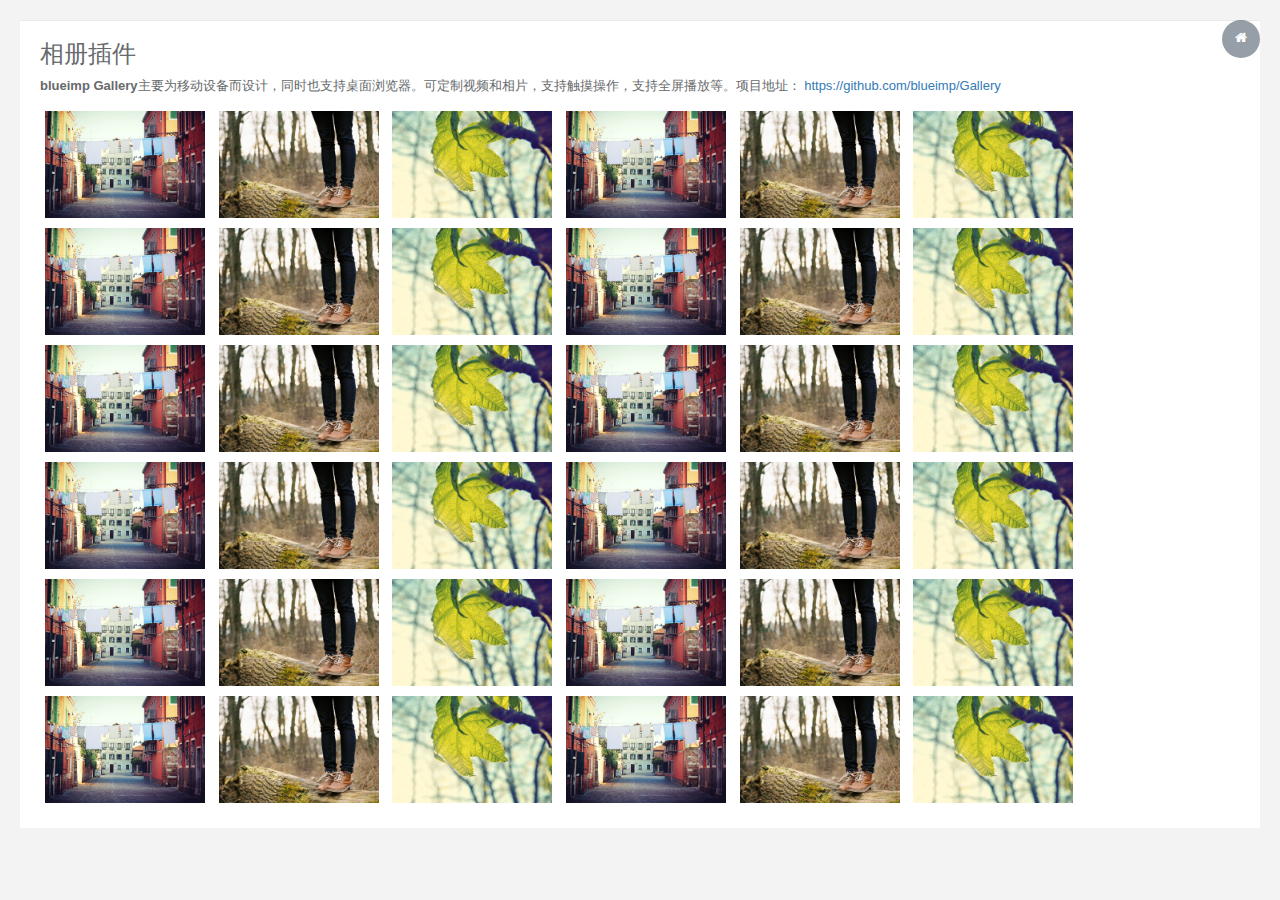
<file: blueimp.html>
<!DOCTYPE html>
<html>


<!-- Mirrored from www.zi-han.net/theme/hplus/blueimp.html by HTTrack Website Copier/3.x [XR&CO'2014], Wed, 20 Jan 2016 14:20:18 GMT -->
<head>

    <meta charset="utf-8">
    <meta name="viewport" content="width=device-width, initial-scale=1.0">


    <title>H+ 后台主题UI框架 - Blueimp相册</title>
    <meta name="keywords" content="H+后台主题,后台bootstrap框架,会员中心主题,后台HTML,响应式后台">
    <meta name="description" content="H+是一个完全响应式，基于Bootstrap3最新版本开发的扁平化主题，她采用了主流的左右两栏式布局，使用了Html5+CSS3等现代技术">

    <link rel="shortcut icon" href="favicon.ico"> <link href="css/bootstrap.min14ed.css?v=3.3.6" rel="stylesheet">
    <link href="css/font-awesome.min93e3.css?v=4.4.0" rel="stylesheet">
    <link href="css/plugins/blueimp/css/blueimp-gallery.min.css" rel="stylesheet">

    <link href="css/animate.min.css" rel="stylesheet">
    <link href="css/style.min862f.css?v=4.1.0" rel="stylesheet">

    <style>
        .lightBoxGallery img {
            margin: 5px;
            width: 160px;
        }
    </style>

</head>

<body class="gray-bg">
    <div class="wrapper wrapper-content">
        <div class="row">
            <div class="col-lg-12">
                <div class="ibox float-e-margins">

                    <div class="ibox-content">

                        <h2>相册插件</h2>
                        <p>
                            <strong>blueimp Gallery</strong>主要为移动设备而设计，同时也支持桌面浏览器。可定制视频和相片，支持触摸操作，支持全屏播放等。项目地址： <a href="https://github.com/blueimp/Gallery" target="_blank">https://github.com/blueimp/Gallery</a>
                        </p>

                        <div class="lightBoxGallery">
                            <a href="img/p_big1.jpg" title="图片" data-gallery=""><img src="img/p1.jpg"></a>
                            <a href="img/p_big2.jpg" title="图片" data-gallery=""><img src="img/p2.jpg"></a>
                            <a href="img/p_big3.jpg" title="图片" data-gallery=""><img src="img/p3.jpg"></a>
                            <a href="img/p_big1.jpg" title="图片" data-gallery=""><img src="img/p1.jpg"></a>
                            <a href="img/p_big2.jpg" title="图片" data-gallery=""><img src="img/p2.jpg"></a>
                            <a href="img/p_big3.jpg" title="图片" data-gallery=""><img src="img/p3.jpg"></a>
                            <a href="img/p_big1.jpg" title="图片" data-gallery=""><img src="img/p1.jpg"></a>
                            <a href="img/p_big2.jpg" title="图片" data-gallery=""><img src="img/p2.jpg"></a>
                            <a href="img/p_big3.jpg" title="图片" data-gallery=""><img src="img/p3.jpg"></a>
                            <a href="img/p_big1.jpg" title="图片" data-gallery=""><img src="img/p1.jpg"></a>
                            <a href="img/p_big2.jpg" title="图片" data-gallery=""><img src="img/p2.jpg"></a>
                            <a href="img/p_big3.jpg" title="图片" data-gallery=""><img src="img/p3.jpg"></a>
                            <a href="img/p_big1.jpg" title="图片" data-gallery=""><img src="img/p1.jpg"></a>
                            <a href="img/p_big2.jpg" title="图片" data-gallery=""><img src="img/p2.jpg"></a>
                            <a href="img/p_big3.jpg" title="图片" data-gallery=""><img src="img/p3.jpg"></a>
                            <a href="img/p_big1.jpg" title="图片" data-gallery=""><img src="img/p1.jpg"></a>
                            <a href="img/p_big2.jpg" title="图片" data-gallery=""><img src="img/p2.jpg"></a>
                            <a href="img/p_big3.jpg" title="图片" data-gallery=""><img src="img/p3.jpg"></a>
                            <a href="img/p_big1.jpg" title="图片" data-gallery=""><img src="img/p1.jpg"></a>
                            <a href="img/p_big2.jpg" title="图片" data-gallery=""><img src="img/p2.jpg"></a>
                            <a href="img/p_big3.jpg" title="图片" data-gallery=""><img src="img/p3.jpg"></a>
                            <a href="img/p_big1.jpg" title="图片" data-gallery=""><img src="img/p1.jpg"></a>
                            <a href="img/p_big2.jpg" title="图片" data-gallery=""><img src="img/p2.jpg"></a>
                            <a href="img/p_big3.jpg" title="图片" data-gallery=""><img src="img/p3.jpg"></a>
                            <a href="img/p_big1.jpg" title="图片" data-gallery=""><img src="img/p1.jpg"></a>
                            <a href="img/p_big2.jpg" title="图片" data-gallery=""><img src="img/p2.jpg"></a>
                            <a href="img/p_big3.jpg" title="图片" data-gallery=""><img src="img/p3.jpg"></a>
                            <a href="img/p_big1.jpg" title="图片" data-gallery=""><img src="img/p1.jpg"></a>
                            <a href="img/p_big2.jpg" title="图片" data-gallery=""><img src="img/p2.jpg"></a>
                            <a href="img/p_big3.jpg" title="图片" data-gallery=""><img src="img/p3.jpg"></a>
                            <a href="img/p_big1.jpg" title="图片" data-gallery=""><img src="img/p1.jpg"></a>
                            <a href="img/p_big2.jpg" title="图片" data-gallery=""><img src="img/p2.jpg"></a>
                            <a href="img/p_big3.jpg" title="图片" data-gallery=""><img src="img/p3.jpg"></a>
                            <a href="img/p_big1.jpg" title="图片" data-gallery=""><img src="img/p1.jpg"></a>
                            <a href="img/p_big2.jpg" title="图片" data-gallery=""><img src="img/p2.jpg"></a>
                            <a href="img/p_big3.jpg" title="图片" data-gallery=""><img src="img/p3.jpg"></a>

                            <div id="blueimp-gallery" class="blueimp-gallery">
                                <div class="slides"></div>
                                <h3 class="title"></h3>
                                <a class="prev"><</a>
                                <a class="next">></a>
                                <a class="close">×</a>
                                <a class="play-pause"></a>
                                <ol class="indicator"></ol>
                            </div>
                        </div>
                    </div>
                </div>
            </div>
        </div>
    </div>
    <script src="js/jquery.min.js?v=2.1.4"></script>
    <script src="js/bootstrap.min.js?v=3.3.6"></script>
    <script src="js/content.min.js?v=1.0.0"></script>
    <script src="js/plugins/blueimp/jquery.blueimp-gallery.min.js"></script>
    <script type="text/javascript" src="http://tajs.qq.com/stats?sId=9051096" charset="UTF-8"></script>
</body>


<!-- Mirrored from www.zi-han.net/theme/hplus/blueimp.html by HTTrack Website Copier/3.x [XR&CO'2014], Wed, 20 Jan 2016 14:20:19 GMT -->
</html>
</file>
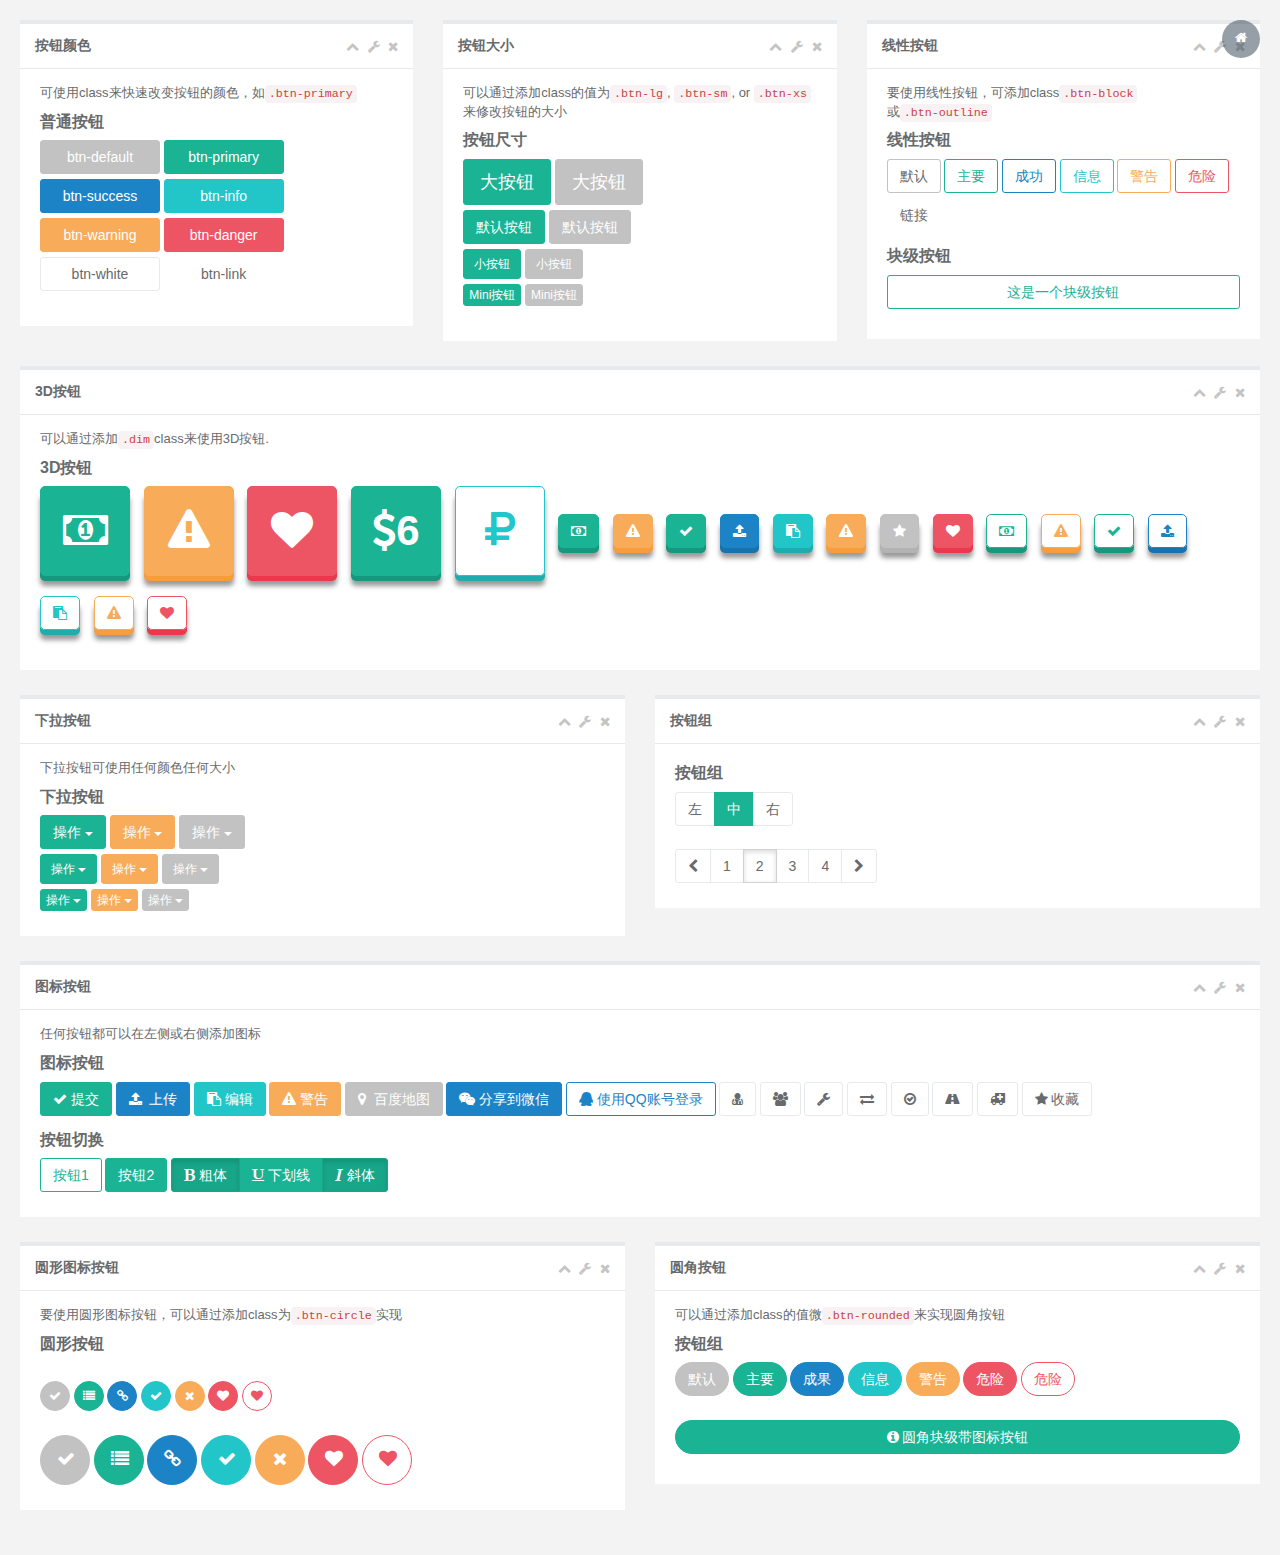
<file: buttons.html>
<!DOCTYPE html>
<html>


<!-- Mirrored from www.zi-han.net/theme/hplus/buttons.html by HTTrack Website Copier/3.x [XR&CO'2014], Wed, 20 Jan 2016 14:19:53 GMT -->
<head>

    <meta charset="utf-8">
    <meta name="viewport" content="width=device-width, initial-scale=1.0">


    <title>H+ 后台主题UI框架 - 按钮</title>
    <meta name="keywords" content="H+后台主题,后台bootstrap框架,会员中心主题,后台HTML,响应式后台">
    <meta name="description" content="H+是一个完全响应式，基于Bootstrap3最新版本开发的扁平化主题，她采用了主流的左右两栏式布局，使用了Html5+CSS3等现代技术">

    <link rel="shortcut icon" href="favicon.ico"> <link href="css/bootstrap.min14ed.css?v=3.3.6" rel="stylesheet">
    <link href="css/font-awesome.min93e3.css?v=4.4.0" rel="stylesheet">

    <link href="css/animate.min.css" rel="stylesheet">
    <link href="css/style.min862f.css?v=4.1.0" rel="stylesheet">

</head>

<body class="gray-bg">
    <div class="row wrapper wrapper-content animated fadeInRight">
        <div class="col-sm-4">
            <div class="ibox float-e-margins">
                <div class="ibox-title">
                    <h5>按钮颜色</h5>
                    <div class="ibox-tools">
                        <a class="collapse-link">
                            <i class="fa fa-chevron-up"></i>
                        </a>
                        <a class="dropdown-toggle" data-toggle="dropdown" href="buttons.html#">
                            <i class="fa fa-wrench"></i>
                        </a>
                        <ul class="dropdown-menu dropdown-user">
                            <li><a href="buttons.html#">选项1</a>
                            </li>
                            <li><a href="buttons.html#">选项2</a>
                            </li>
                        </ul>
                        <a class="close-link">
                            <i class="fa fa-times"></i>
                        </a>
                    </div>
                </div>
                <div class="ibox-content">
                    <p>
                        可使用class来快速改变按钮的颜色，如<code>.btn-primary</code>
                    </p>

                    <h3 class="font-bold">
                            普通按钮
                        </h3>
                    <p>
                        <button type="button" class="btn btn-w-m btn-default">btn-default</button>
                        <button type="button" class="btn btn-w-m btn-primary">btn-primary</button>
                        <button type="button" class="btn btn-w-m btn-success">btn-success</button>
                        <button type="button" class="btn btn-w-m btn-info">btn-info</button>
                        <button type="button" class="btn btn-w-m btn-warning">btn-warning</button>
                        <button type="button" class="btn btn-w-m btn-danger">btn-danger</button>
                        <button type="button" class="btn btn-w-m btn-white">btn-white</button>
                        <button type="button" class="btn btn-w-m btn-link">btn-link</button>
                    </p>
                </div>
            </div>
        </div>
        <div class="col-sm-4">
            <div class="ibox float-e-margins">
                <div class="ibox-title">
                    <h5>按钮大小</h5>
                    <div class="ibox-tools">
                        <a class="collapse-link">
                            <i class="fa fa-chevron-up"></i>
                        </a>
                        <a class="dropdown-toggle" data-toggle="dropdown" href="buttons.html#">
                            <i class="fa fa-wrench"></i>
                        </a>
                        <ul class="dropdown-menu dropdown-user">
                            <li><a href="buttons.html#">选项1</a>
                            </li>
                            <li><a href="buttons.html#">选项2</a>
                            </li>
                        </ul>
                        <a class="close-link">
                            <i class="fa fa-times"></i>
                        </a>
                    </div>
                </div>
                <div class="ibox-content">
                    <p>
                        可以通过添加class的值为<code>.btn-lg</code>, <code>.btn-sm</code>, or <code>.btn-xs</code>来修改按钮的大小
                    </p>
                    <h3 class="font-bold">按钮尺寸</h3>
                    <p>
                        <button type="button" class="btn btn-primary btn-lg">大按钮</button>
                        <button type="button" class="btn btn-default btn-lg">大按钮</button>
                        <br/>
                        <button type="button" class="btn btn-primary">默认按钮</button>
                        <button type="button" class="btn btn-default">默认按钮</button>
                        <br/>
                        <button type="button" class="btn btn-primary btn-sm">小按钮</button>
                        <button type="button" class="btn btn-default btn-sm">小按钮</button>
                        <br/>
                        <button type="button" class="btn btn-primary btn-xs">Mini按钮</button>
                        <button type="button" class="btn btn-default btn-xs">Mini按钮</button>
                    </p>
                </div>
            </div>
        </div>
        <div class="col-sm-4">
            <div class="ibox float-e-margins">
                <div class="ibox-title">
                    <h5>线性按钮</h5>
                    <div class="ibox-tools">
                        <a class="collapse-link">
                            <i class="fa fa-chevron-up"></i>
                        </a>
                        <a class="dropdown-toggle" data-toggle="dropdown" href="buttons.html#">
                            <i class="fa fa-wrench"></i>
                        </a>
                        <ul class="dropdown-menu dropdown-user">
                            <li><a href="buttons.html#">选项1</a>
                            </li>
                            <li><a href="buttons.html#">选项2</a>
                            </li>
                        </ul>
                        <a class="close-link">
                            <i class="fa fa-times"></i>
                        </a>
                    </div>
                </div>
                <div class="ibox-content">
                    <p>
                        要使用线性按钮，可添加class<code>.btn-block</code>或<code>.btn-outline</code>
                    </p>

                    <h3 class="font-bold">线性按钮</h3>
                    <p>
                        <button type="button" class="btn btn-outline btn-default">默认</button>
                        <button type="button" class="btn btn-outline btn-primary">主要</button>
                        <button type="button" class="btn btn-outline btn-success">成功</button>
                        <button type="button" class="btn btn-outline btn-info">信息</button>
                        <button type="button" class="btn btn-outline btn-warning">警告</button>
                        <button type="button" class="btn btn-outline btn-danger">危险</button>
                        <button type="button" class="btn btn-outline btn-link">链接</button>
                    </p>
                    <h3 class="font-bold">块级按钮</h3>
                    <p>
                        <button type="button" class="btn btn-block btn-outline btn-primary">这是一个块级按钮</button>
                    </p>
                </div>
            </div>
        </div>
        <div class="col-sm-12">
            <div class="ibox float-e-margins">
                <div class="ibox-title">
                    <h5>3D按钮</h5>
                    <div class="ibox-tools">
                        <a class="collapse-link">
                            <i class="fa fa-chevron-up"></i>
                        </a>
                        <a class="dropdown-toggle" data-toggle="dropdown" href="buttons.html#">
                            <i class="fa fa-wrench"></i>
                        </a>
                        <ul class="dropdown-menu dropdown-user">
                            <li><a href="buttons.html#">选项1</a>
                            </li>
                            <li><a href="buttons.html#">选项2</a>
                            </li>
                        </ul>
                        <a class="close-link">
                            <i class="fa fa-times"></i>
                        </a>
                    </div>
                </div>
                <div class="ibox-content">
                    <p>
                        可以通过添加<code>.dim</code>class来使用3D按钮.
                    </p>
                    <h3 class="font-bold">3D按钮</h3>

                    <button class="btn btn-primary dim btn-large-dim" type="button"><i class="fa fa-money"></i>
                    </button>
                    <button class="btn btn-warning dim btn-large-dim" type="button"><i class="fa fa-warning"></i>
                    </button>
                    <button class="btn btn-danger  dim btn-large-dim" type="button"><i class="fa fa-heart"></i>
                    </button>
                    <button class="btn btn-primary  dim btn-large-dim" type="button"><i class="fa fa-dollar"></i>6</button>
                    <button class="btn btn-info  dim btn-large-dim btn-outline" type="button"><i class="fa fa-ruble"></i>
                    </button>
                    <button class="btn btn-primary dim" type="button"><i class="fa fa-money"></i>
                    </button>
                    <button class="btn btn-warning dim" type="button"><i class="fa fa-warning"></i>
                    </button>
                    <button class="btn btn-primary dim" type="button"><i class="fa fa-check"></i>
                    </button>
                    <button class="btn btn-success  dim" type="button"><i class="fa fa-upload"></i>
                    </button>
                    <button class="btn btn-info  dim" type="button"><i class="fa fa-paste"></i>
                    </button>
                    <button class="btn btn-warning  dim" type="button"><i class="fa fa-warning"></i>
                    </button>
                    <button class="btn btn-default  dim " type="button"><i class="fa fa-star"></i>
                    </button>
                    <button class="btn btn-danger  dim " type="button"><i class="fa fa-heart"></i>
                    </button>

                    <button class="btn btn-outline btn-primary dim" type="button"><i class="fa fa-money"></i>
                    </button>
                    <button class="btn btn-outline btn-warning dim" type="button"><i class="fa fa-warning"></i>
                    </button>
                    <button class="btn btn-outline btn-primary dim" type="button"><i class="fa fa-check"></i>
                    </button>
                    <button class="btn btn-outline btn-success  dim" type="button"><i class="fa fa-upload"></i>
                    </button>
                    <button class="btn btn-outline btn-info  dim" type="button"><i class="fa fa-paste"></i>
                    </button>
                    <button class="btn btn-outline btn-warning  dim" type="button"><i class="fa fa-warning"></i>
                    </button>
                    <button class="btn btn-outline btn-danger  dim " type="button"><i class="fa fa-heart"></i>
                    </button>

                </div>
            </div>
        </div>
        <div class="col-sm-12">
            <div class="row">
                <div class="col-sm-6">
                    <div class="ibox float-e-margins">
                        <div class="ibox-title">
                            <h5>下拉按钮</h5>
                            <div class="ibox-tools">
                                <a class="collapse-link">
                                    <i class="fa fa-chevron-up"></i>
                                </a>
                                <a class="dropdown-toggle" data-toggle="dropdown" href="buttons.html#">
                                    <i class="fa fa-wrench"></i>
                                </a>
                                <ul class="dropdown-menu dropdown-user">
                                    <li><a href="buttons.html#">选项1</a>
                                    </li>
                                    <li><a href="buttons.html#">选项2</a>
                                    </li>
                                </ul>
                                <a class="close-link">
                                    <i class="fa fa-times"></i>
                                </a>
                            </div>
                        </div>
                        <div class="ibox-content">
                            <p>
                                下拉按钮可使用任何颜色任何大小
                            </p>

                            <h3 class="font-bold">下拉按钮</h3>
                            <div class="btn-group">
                                <button data-toggle="dropdown" class="btn btn-primary dropdown-toggle">操作 <span class="caret"></span>
                                </button>
                                <ul class="dropdown-menu">
                                    <li><a href="buttons.html#">置顶</a>
                                    </li>
                                    <li><a href="buttons.html#" class="font-bold">修改</a>
                                    </li>
                                    <li><a href="buttons.html#">禁用</a>
                                    </li>
                                    <li class="divider"></li>
                                    <li><a href="buttons.html#">删除</a>
                                    </li>
                                </ul>
                            </div>
                            <div class="btn-group">
                                <button data-toggle="dropdown" class="btn btn-warning dropdown-toggle">操作 <span class="caret"></span>
                                </button>
                                <ul class="dropdown-menu">
                                    <li><a href="buttons.html#">置顶</a>
                                    </li>
                                    <li><a href="buttons.html#">修改</a>
                                    </li>
                                    <li><a href="buttons.html#">禁用</a>
                                    </li>
                                    <li class="divider"></li>
                                    <li><a href="buttons.html#">删除</a>
                                    </li>
                                </ul>
                            </div>
                            <div class="btn-group">
                                <button data-toggle="dropdown" class="btn btn-default dropdown-toggle">操作 <span class="caret"></span>
                                </button>
                                <ul class="dropdown-menu">
                                    <li><a href="buttons.html#">置顶</a>
                                    </li>
                                    <li><a href="buttons.html#" class="font-bold">修改</a>
                                    </li>
                                    <li><a href="buttons.html#">禁用</a>
                                    </li>
                                    <li class="divider"></li>
                                    <li><a href="buttons.html#">删除</a>
                                    </li>
                                </ul>
                            </div>

                            <br/>
                            <div class="btn-group">
                                <button data-toggle="dropdown" class="btn btn-primary btn-sm dropdown-toggle">操作 <span class="caret"></span>
                                </button>
                                <ul class="dropdown-menu">
                                    <li><a href="buttons.html#">置顶</a>
                                    </li>
                                    <li><a href="buttons.html#" class="font-bold">修改</a>
                                    </li>
                                    <li><a href="buttons.html#">禁用</a>
                                    </li>
                                    <li class="divider"></li>
                                    <li><a href="buttons.html#">删除</a>
                                    </li>
                                </ul>
                            </div>
                            <div class="btn-group">
                                <button data-toggle="dropdown" class="btn btn-warning btn-sm dropdown-toggle">操作 <span class="caret"></span>
                                </button>
                                <ul class="dropdown-menu">
                                    <li><a href="buttons.html#">置顶</a>
                                    </li>
                                    <li><a href="buttons.html#" class="font-bold">修改</a>
                                    </li>
                                    <li><a href="buttons.html#">禁用</a>
                                    </li>
                                    <li class="divider"></li>
                                    <li><a href="buttons.html#">删除</a>
                                    </li>
                                </ul>
                            </div>
                            <div class="btn-group">
                                <button data-toggle="dropdown" class="btn btn-default btn-sm dropdown-toggle">操作 <span class="caret"></span>
                                </button>
                                <ul class="dropdown-menu">
                                    <li><a href="buttons.html#">置顶</a>
                                    </li>
                                    <li><a href="buttons.html#" class="font-bold">修改</a>
                                    </li>
                                    <li><a href="buttons.html#">禁用</a>
                                    </li>
                                    <li class="divider"></li>
                                    <li><a href="buttons.html#">删除</a>
                                    </li>
                                </ul>
                            </div>
                            <br/>
                            <div class="btn-group">
                                <button data-toggle="dropdown" class="btn btn-primary btn-xs dropdown-toggle">操作 <span class="caret"></span>
                                </button>
                                <ul class="dropdown-menu">
                                    <li><a href="buttons.html#">置顶</a>
                                    </li>
                                    <li><a href="buttons.html#" class="font-bold">修改</a>
                                    </li>
                                    <li><a href="buttons.html#">禁用</a>
                                    </li>
                                    <li class="divider"></li>
                                    <li><a href="buttons.html#">删除</a>
                                    </li>
                                </ul>
                            </div>
                            <div class="btn-group">
                                <button data-toggle="dropdown" class="btn btn-warning btn-xs dropdown-toggle">操作 <span class="caret"></span>
                                </button>
                                <ul class="dropdown-menu">
                                    <li><a href="buttons.html#">置顶</a>
                                    </li>
                                    <li><a href="buttons.html#" class="font-bold">修改</a>
                                    </li>
                                    <li><a href="buttons.html#">禁用</a>
                                    </li>
                                    <li class="divider"></li>
                                    <li><a href="buttons.html#">删除</a>
                                    </li>
                                </ul>
                            </div>
                            <div class="btn-group">
                                <button data-toggle="dropdown" class="btn btn-default btn-xs dropdown-toggle">操作 <span class="caret"></span>
                                </button>
                                <ul class="dropdown-menu">
                                    <li><a href="buttons.html#">置顶</a>
                                    </li>
                                    <li><a href="buttons.html#" class="font-bold">修改</a>
                                    </li>
                                    <li><a href="buttons.html#">禁用</a>
                                    </li>
                                    <li class="divider"></li>
                                    <li><a href="buttons.html#">删除</a>
                                    </li>
                                </ul>
                            </div>
                        </div>
                    </div>
                </div>
                <div class="col-sm-6">
                    <div class="ibox float-e-margins">
                        <div class="ibox-title">
                            <h5>按钮组</h5>
                            <div class="ibox-tools">
                                <a class="collapse-link">
                                    <i class="fa fa-chevron-up"></i>
                                </a>
                                <a class="dropdown-toggle" data-toggle="dropdown" href="buttons.html#">
                                    <i class="fa fa-wrench"></i>
                                </a>
                                <ul class="dropdown-menu dropdown-user">
                                    <li><a href="buttons.html#">选项1</a>
                                    </li>
                                    <li><a href="buttons.html#">选项2</a>
                                    </li>
                                </ul>
                                <a class="close-link">
                                    <i class="fa fa-times"></i>
                                </a>
                            </div>
                        </div>
                        <div class="ibox-content">

                            <h3 class="font-bold">按钮组</h3>
                            <div class="btn-group">
                                <button class="btn btn-white" type="button">左</button>
                                <button class="btn btn-primary" type="button">中</button>
                                <button class="btn btn-white" type="button">右</button>
                            </div>
                            <br/>
                            <br/>
                            <div class="btn-group">
                                <button type="button" class="btn btn-white"><i class="fa fa-chevron-left"></i>
                                </button>
                                <button class="btn btn-white">1</button>
                                <button class="btn btn-white  active">2</button>
                                <button class="btn btn-white">3</button>
                                <button class="btn btn-white">4</button>
                                <button type="button" class="btn btn-white"><i class="fa fa-chevron-right"></i>
                                </button>
                            </div>
                        </div>
                    </div>
                </div>
            </div>
            <div class="ibox float-e-margins">
                <div class="ibox-title">
                    <h5>图标按钮 </h5>
                    <div class="ibox-tools">
                        <a class="collapse-link">
                            <i class="fa fa-chevron-up"></i>
                        </a>
                        <a class="dropdown-toggle" data-toggle="dropdown" href="buttons.html#">
                            <i class="fa fa-wrench"></i>
                        </a>
                        <ul class="dropdown-menu dropdown-user">
                            <li><a href="buttons.html#">选项1</a>
                            </li>
                            <li><a href="buttons.html#">选项2</a>
                            </li>
                        </ul>
                        <a class="close-link">
                            <i class="fa fa-times"></i>
                        </a>
                    </div>
                </div>
                <div class="ibox-content">
                    <p>
                        任何按钮都可以在左侧或右侧添加图标
                    </p>

                    <h3 class="font-bold">图标按钮</h3>
                    <p>
                        <button class="btn btn-primary " type="button"><i class="fa fa-check"></i>&nbsp;提交</button>
                        <button class="btn btn-success " type="button"><i class="fa fa-upload"></i>&nbsp;&nbsp;<span class="bold">上传</span>
                        </button>
                        <button class="btn btn-info " type="button"><i class="fa fa-paste"></i> 编辑</button>
                        <button class="btn btn-warning " type="button"><i class="fa fa-warning"></i> <span class="bold">警告</span>
                        </button>
                        <button class="btn btn-default " type="button"><i class="fa fa-map-marker"></i>&nbsp;&nbsp;百度地图</button>

                        <a class="btn btn-success">
                            <i class="fa fa-weixin"> </i> 分享到微信
                        </a>
                        <a class="btn btn-success btn-outline">
                            <i class="fa fa-qq"> </i> 使用QQ账号登录
                        </a>
                        <a class="btn btn-white btn-bitbucket">
                            <i class="fa fa-user-md"></i>
                        </a>
                        <a class="btn btn-white btn-bitbucket">
                            <i class="fa fa-group"></i>
                        </a>
                        <a class="btn btn-white btn-bitbucket">
                            <i class="fa fa-wrench"></i>
                        </a>
                        <a class="btn btn-white btn-bitbucket">
                            <i class="fa fa-exchange"></i>
                        </a>
                        <a class="btn btn-white btn-bitbucket">
                            <i class="fa fa-check-circle-o"></i>
                        </a>
                        <a class="btn btn-white btn-bitbucket">
                            <i class="fa fa-road"></i>
                        </a>
                        <a class="btn btn-white btn-bitbucket">
                            <i class="fa fa-ambulance"></i>
                        </a>
                        <a class="btn btn-white btn-bitbucket">
                            <i class="fa fa-star"></i> 收藏
                        </a>
                    </p>

                    <h3 class="font-bold">按钮切换</h3>
                    <button data-toggle="button" class="btn btn-primary btn-outline" type="button">按钮1</button>
                    <button data-toggle="button" class="btn btn-primary" type="button">按钮2</button>
                    <div data-toggle="buttons-checkbox" class="btn-group">
                        <button class="btn btn-primary active" type="button"><i class="fa fa-bold"></i> 粗体</button>
                        <button class="btn btn-primary" type="button"><i class="fa fa-underline"></i> 下划线</button>
                        <button class="btn btn-primary active" type="button"><i class="fa fa-italic"></i> 斜体</button>
                    </div>
                </div>
            </div>
        </div>
        <div class="col-sm-12">
            <div class="row">
                <div class="col-sm-6">
                    <div class="ibox float-e-margins">
                        <div class="ibox-title">
                            <h5>圆形图标按钮</h5>
                            <div class="ibox-tools">
                                <a class="collapse-link">
                                    <i class="fa fa-chevron-up"></i>
                                </a>
                                <a class="dropdown-toggle" data-toggle="dropdown" href="buttons.html#">
                                    <i class="fa fa-wrench"></i>
                                </a>
                                <ul class="dropdown-menu dropdown-user">
                                    <li><a href="buttons.html#">选项1</a>
                                    </li>
                                    <li><a href="buttons.html#">选项2</a>
                                    </li>
                                </ul>
                                <a class="close-link">
                                    <i class="fa fa-times"></i>
                                </a>
                            </div>
                        </div>
                        <div class="ibox-content">
                            <p>
                                要使用圆形图标按钮，可以通过添加class为<code>.btn-circle</code>实现
                            </p>

                            <h3 class="font-bold">圆形按钮</h3>
                            <br/>
                            <button class="btn btn-default btn-circle" type="button"><i class="fa fa-check"></i>
                            </button>
                            <button class="btn btn-primary btn-circle" type="button"><i class="fa fa-list"></i>
                            </button>
                            <button class="btn btn-success btn-circle" type="button"><i class="fa fa-link"></i>
                            </button>
                            <button class="btn btn-info btn-circle" type="button"><i class="fa fa-check"></i>
                            </button>
                            <button class="btn btn-warning btn-circle" type="button"><i class="fa fa-times"></i>
                            </button>
                            <button class="btn btn-danger btn-circle" type="button"><i class="fa fa-heart"></i>
                            </button>
                            <button class="btn btn-danger btn-circle btn-outline" type="button"><i class="fa fa-heart"></i>
                            </button>
                            <br/>
                            <br/>
                            <button class="btn btn-default btn-circle btn-lg" type="button"><i class="fa fa-check"></i>
                            </button>
                            <button class="btn btn-primary btn-circle btn-lg" type="button"><i class="fa fa-list"></i>
                            </button>
                            <button class="btn btn-success btn-circle btn-lg" type="button"><i class="fa fa-link"></i>
                            </button>
                            <button class="btn btn-info btn-circle btn-lg" type="button"><i class="fa fa-check"></i>
                            </button>
                            <button class="btn btn-warning btn-circle btn-lg" type="button"><i class="fa fa-times"></i>
                            </button>
                            <button class="btn btn-danger btn-circle btn-lg" type="button"><i class="fa fa-heart"></i>
                            </button>
                            <button class="btn btn-danger btn-circle btn-lg btn-outline" type="button"><i class="fa fa-heart"></i>
                            </button>

                        </div>
                    </div>
                </div>
                <div class="col-sm-6">
                    <div class="ibox float-e-margins">
                        <div class="ibox-title">
                            <h5>圆角按钮</h5>
                            <div class="ibox-tools">
                                <a class="collapse-link">
                                    <i class="fa fa-chevron-up"></i>
                                </a>
                                <a class="dropdown-toggle" data-toggle="dropdown" href="buttons.html#">
                                    <i class="fa fa-wrench"></i>
                                </a>
                                <ul class="dropdown-menu dropdown-user">
                                    <li><a href="buttons.html#">选项1</a>
                                    </li>
                                    <li><a href="buttons.html#">选项2</a>
                                    </li>
                                </ul>
                                <a class="close-link">
                                    <i class="fa fa-times"></i>
                                </a>
                            </div>
                        </div>
                        <div class="ibox-content">
                            <p>
                                可以通过添加class的值微<code>.btn-rounded</code>来实现圆角按钮
                            </p>

                            <h3 class="font-bold">按钮组</h3>
                            <p>
                                <a class="btn btn-default btn-rounded" href="buttons.html#">默认</a>
                                <a class="btn btn-primary btn-rounded" href="buttons.html#">主要</a>
                                <a class="btn btn-success btn-rounded" href="buttons.html#">成果</a>
                                <a class="btn btn-info btn-rounded" href="buttons.html#">信息</a>
                                <a class="btn btn-warning btn-rounded" href="buttons.html#">警告</a>
                                <a class="btn btn-danger btn-rounded" href="buttons.html#">危险</a>
                                <a class="btn btn-danger btn-rounded btn-outline" href="buttons.html#">危险</a>
                                <br/>
                                <br/>
                                <a class="btn btn-primary btn-rounded btn-block" href="buttons.html#"><i class="fa fa-info-circle"></i> 圆角块级带图标按钮</a>
                            </p>
                        </div>
                    </div>
                </div>

            </div>
        </div>
    </div>
    <script src="js/jquery.min.js?v=2.1.4"></script>
    <script src="js/bootstrap.min.js?v=3.3.6"></script>
    <script src="js/content.min.js?v=1.0.0"></script>
    <script type="text/javascript" src="http://tajs.qq.com/stats?sId=9051096" charset="UTF-8"></script>
</body>


<!-- Mirrored from www.zi-han.net/theme/hplus/buttons.html by HTTrack Website Copier/3.x [XR&CO'2014], Wed, 20 Jan 2016 14:19:53 GMT -->
</html>
</file>
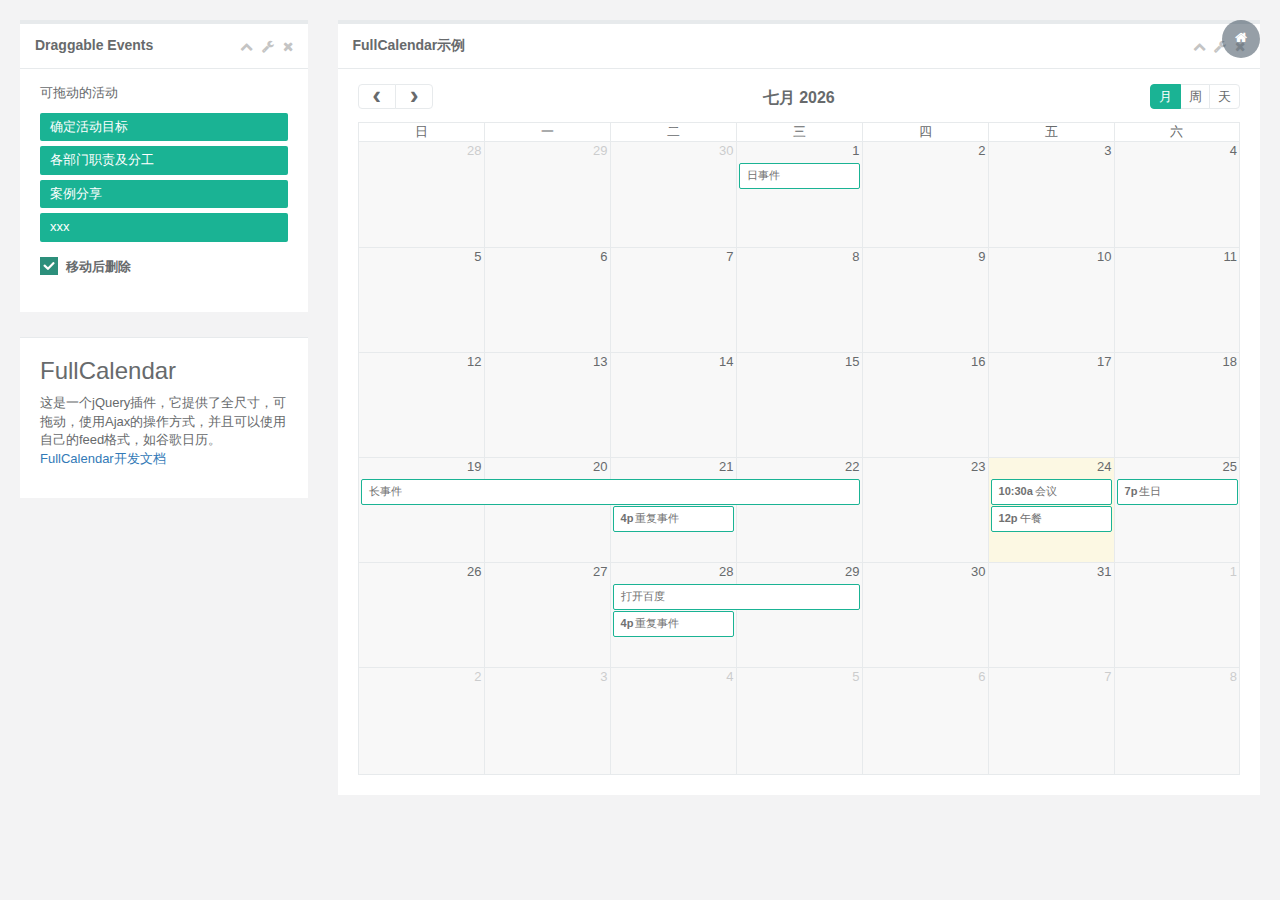
<file: calendar.html>
<!DOCTYPE html>
<html>


<!-- Mirrored from www.zi-han.net/theme/hplus/calendar.html by HTTrack Website Copier/3.x [XR&CO'2014], Wed, 20 Jan 2016 14:19:44 GMT -->
<head>

    <meta charset="utf-8">
    <meta name="viewport" content="width=device-width, initial-scale=1.0">


    <title>H+ 后台主题UI框架 - 日历</title>
    <meta name="keywords" content="H+后台主题,后台bootstrap框架,会员中心主题,后台HTML,响应式后台">
    <meta name="description" content="H+是一个完全响应式，基于Bootstrap3最新版本开发的扁平化主题，她采用了主流的左右两栏式布局，使用了Html5+CSS3等现代技术">

    <link rel="shortcut icon" href="favicon.ico"> <link href="css/bootstrap.min14ed.css?v=3.3.6" rel="stylesheet">
    <link href="css/font-awesome.min93e3.css?v=4.4.0" rel="stylesheet">

    <link href="css/plugins/iCheck/custom.css" rel="stylesheet">

    <link href="css/plugins/fullcalendar/fullcalendar.css" rel="stylesheet">
    <link href="css/plugins/fullcalendar/fullcalendar.print.css" rel="stylesheet">

    <link href="css/animate.min.css" rel="stylesheet">
    <link href="css/style.min862f.css?v=4.1.0" rel="stylesheet">

</head>

<body class="gray-bg">
    <div class="wrapper wrapper-content">
        <div class="row animated fadeInDown">
            <div class="col-sm-3">
                <div class="ibox float-e-margins">
                    <div class="ibox-title">
                        <h5>Draggable Events</h5>
                        <div class="ibox-tools">
                            <a class="collapse-link">
                                <i class="fa fa-chevron-up"></i>
                            </a>
                            <a class="dropdown-toggle" data-toggle="dropdown" href="calendar.html#">
                                <i class="fa fa-wrench"></i>
                            </a>
                            <ul class="dropdown-menu dropdown-user">
                                <li><a href="calendar.html#">选项1</a>
                                </li>
                                <li><a href="calendar.html#">选项2</a>
                                </li>
                            </ul>
                            <a class="close-link">
                                <i class="fa fa-times"></i>
                            </a>
                        </div>
                    </div>
                    <div class="ibox-content">
                        <div id='external-events'>
                            <p>可拖动的活动</p>
                            <div class='external-event navy-bg'>确定活动目标</div>
                            <div class='external-event navy-bg'>各部门职责及分工</div>
                            <div class='external-event navy-bg'>案例分享</div>
                            <div class='external-event navy-bg'>xxx</div>
                            <p class="m-t">
                                <input type='checkbox' id='drop-remove' class="i-checks" checked />
                                <label for='drop-remove'>移动后删除</label>
                            </p>
                        </div>
                    </div>
                </div>
                <div class="ibox float-e-margins">
                    <div class="ibox-content">
                        <h2>FullCalendar</h2> 这是一个jQuery插件，它提供了全尺寸，可拖动，使用Ajax的操作方式，并且可以使用自己的feed格式，如谷歌日历。
                        <p>
                            <a href="http://arshaw.com/fullcalendar/" target="_blank">FullCalendar开发文档</a>
                        </p>
                    </div>
                </div>
            </div>
            <div class="col-sm-9">
                <div class="ibox float-e-margins">
                    <div class="ibox-title">
                        <h5>FullCalendar示例 </h5>
                        <div class="ibox-tools">
                            <a class="collapse-link">
                                <i class="fa fa-chevron-up"></i>
                            </a>
                            <a class="dropdown-toggle" data-toggle="dropdown" href="calendar.html#">
                                <i class="fa fa-wrench"></i>
                            </a>
                            <ul class="dropdown-menu dropdown-user">
                                <li><a href="calendar.html#">选项1</a>
                                </li>
                                <li><a href="calendar.html#">选项2</a>
                                </li>
                            </ul>
                            <a class="close-link">
                                <i class="fa fa-times"></i>
                            </a>
                        </div>
                    </div>
                    <div class="ibox-content">
                        <div id="calendar"></div>
                    </div>
                </div>
            </div>
        </div>
    </div>

    <script src="js/jquery.min.js?v=2.1.4"></script>
    <script src="js/bootstrap.min.js?v=3.3.6"></script>
    <script src="js/content.min.js?v=1.0.0"></script>
    <script src="js/jquery-ui.custom.min.js"></script>
    <script src="js/plugins/iCheck/icheck.min.js"></script>
    <script src="js/plugins/fullcalendar/fullcalendar.min.js"></script>
    <script>
        $(document).ready(function(){$(".i-checks").iCheck({checkboxClass:"icheckbox_square-green",radioClass:"iradio_square-green",});$("#external-events div.external-event").each(function(){var d={title:$.trim($(this).text())};$(this).data("eventObject",d);$(this).draggable({zIndex:999,revert:true,revertDuration:0})});var b=new Date();var c=b.getDate();var a=b.getMonth();var e=b.getFullYear();$("#calendar").fullCalendar({header:{left:"prev,next",center:"title",right:"month,agendaWeek,agendaDay"},editable:true,droppable:true,drop:function(g,h){var f=$(this).data("eventObject");var d=$.extend({},f);d.start=g;d.allDay=h;$("#calendar").fullCalendar("renderEvent",d,true);if($("#drop-remove").is(":checked")){$(this).remove()}},events:[{title:"日事件",start:new Date(e,a,1)},{title:"长事件",start:new Date(e,a,c-5),end:new Date(e,a,c-2),},{id:999,title:"重复事件",start:new Date(e,a,c-3,16,0),allDay:false,},{id:999,title:"重复事件",start:new Date(e,a,c+4,16,0),allDay:false},{title:"会议",start:new Date(e,a,c,10,30),allDay:false},{title:"午餐",start:new Date(e,a,c,12,0),end:new Date(e,a,c,14,0),allDay:false},{title:"生日",start:new Date(e,a,c+1,19,0),end:new Date(e,a,c+1,22,30),allDay:false},{title:"打开百度",start:new Date(e,a,28),end:new Date(e,a,29),url:"http://baidu.com/"}],})});
    </script>
    <script type="text/javascript" src="http://tajs.qq.com/stats?sId=9051096" charset="UTF-8"></script>
</body>


<!-- Mirrored from www.zi-han.net/theme/hplus/calendar.html by HTTrack Website Copier/3.x [XR&CO'2014], Wed, 20 Jan 2016 14:19:45 GMT -->
</html>
</file>
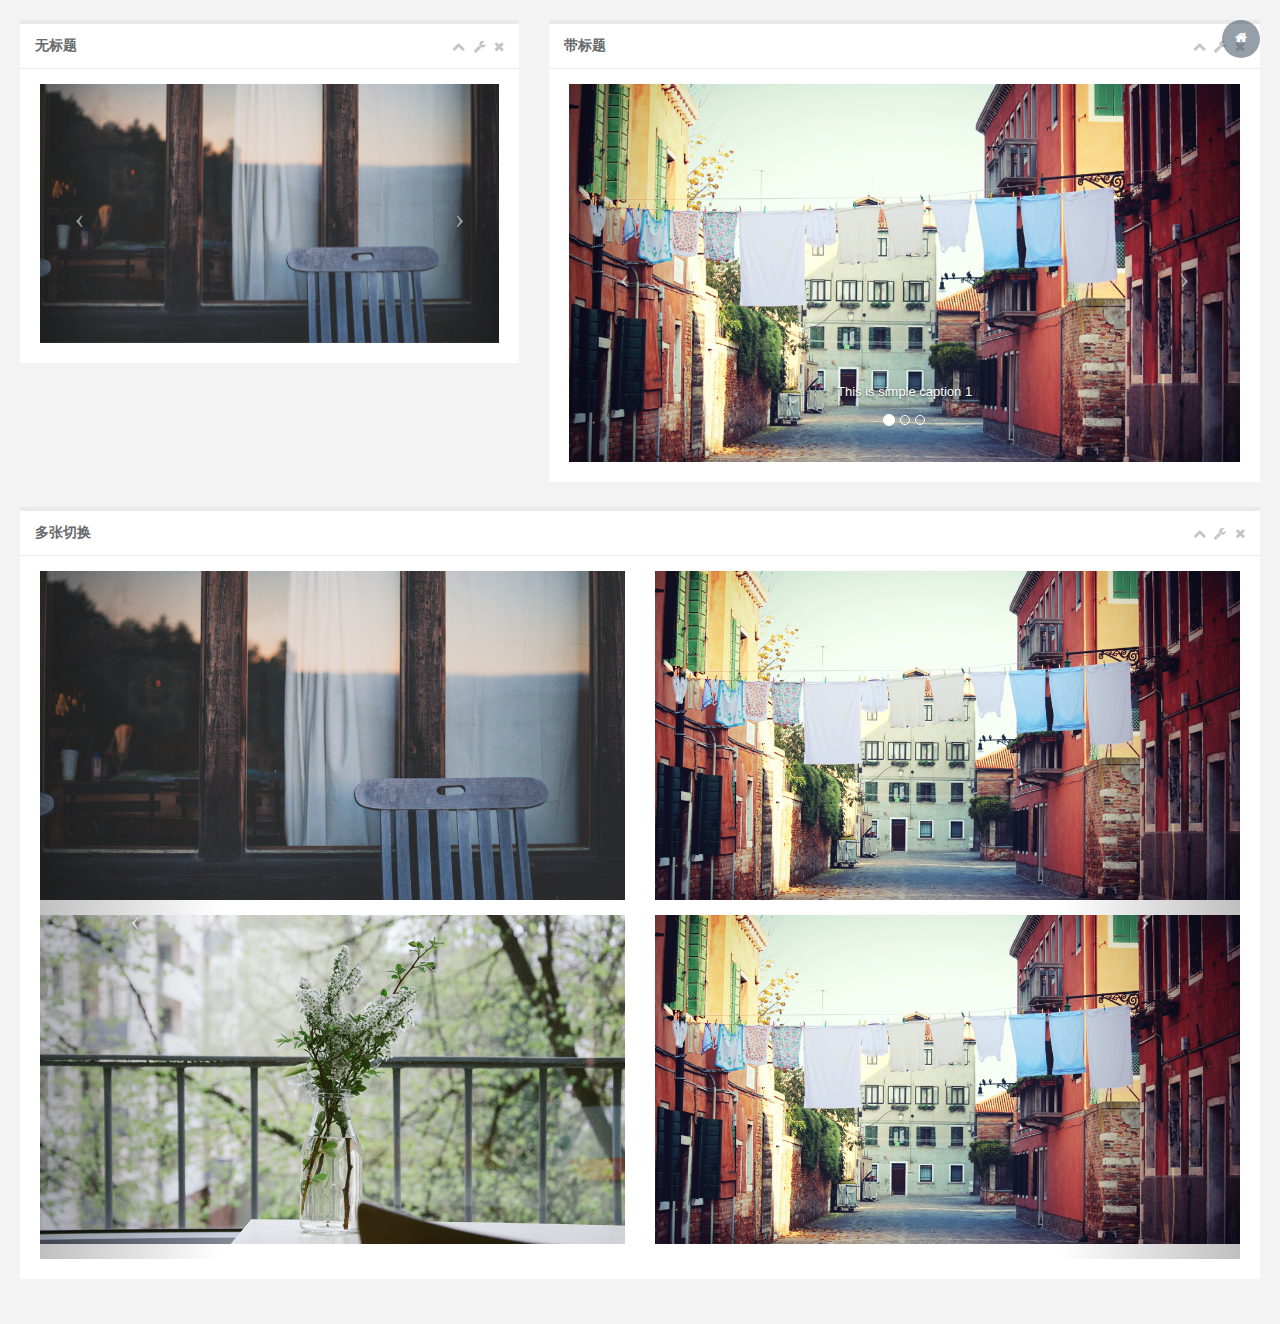
<file: carousel.html>
<!DOCTYPE html>
<html>


<!-- Mirrored from www.zi-han.net/theme/hplus/carousel.html by HTTrack Website Copier/3.x [XR&CO'2014], Wed, 20 Jan 2016 14:20:18 GMT -->
<head>

    <meta charset="utf-8">
    <meta name="viewport" content="width=device-width, initial-scale=1.0">


    <title>H+ 后台主题UI框架 - 图片切换</title>
    <meta name="keywords" content="H+后台主题,后台bootstrap框架,会员中心主题,后台HTML,响应式后台">
    <meta name="description" content="H+是一个完全响应式，基于Bootstrap3最新版本开发的扁平化主题，她采用了主流的左右两栏式布局，使用了Html5+CSS3等现代技术">

    <link rel="shortcut icon" href="favicon.ico"> <link href="css/bootstrap.min14ed.css?v=3.3.6" rel="stylesheet">
    <link href="css/font-awesome.min93e3.css?v=4.4.0" rel="stylesheet">

    <link href="css/animate.min.css" rel="stylesheet">
    <link href="css/style.min862f.css?v=4.1.0" rel="stylesheet">

</head>

<body class="gray-bg">
    <div class="wrapper wrapper-content">
        <div class="row">
            <div class="col-sm-5">
                <div class="ibox float-e-margins">
                    <div class="ibox-title">
                        <h5>无标题</h5>
                        <div class="ibox-tools">
                            <a class="collapse-link">
                                <i class="fa fa-chevron-up"></i>
                            </a>
                            <a class="dropdown-toggle" data-toggle="dropdown" href="carousel.html#">
                                <i class="fa fa-wrench"></i>
                            </a>
                            <ul class="dropdown-menu dropdown-user">
                                <li><a href="carousel.html#">选项1</a>
                                </li>
                                <li><a href="carousel.html#">选项2</a>
                                </li>
                            </ul>
                            <a class="close-link">
                                <i class="fa fa-times"></i>
                            </a>
                        </div>
                    </div>
                    <div class="ibox-content">
                        <div class="carousel slide" id="carousel1">
                            <div class="carousel-inner">
                                <div class="item active">
                                    <img alt="image" class="img-responsive" src="img/p_big3.jpg">
                                </div>
                                <div class="item">
                                    <img alt="image" class="img-responsive" src="img/p_big1.jpg">
                                </div>
                                <div class="item ">
                                    <img alt="image" class="img-responsive" src="img/p_big2.jpg">
                                </div>

                            </div>
                            <a data-slide="prev" href="carousel.html#carousel1" class="left carousel-control">
                                <span class="icon-prev"></span>
                            </a>
                            <a data-slide="next" href="carousel.html#carousel1" class="right carousel-control">
                                <span class="icon-next"></span>
                            </a>
                        </div>
                    </div>
                </div>
            </div>
            <div class="col-sm-7">
                <div class="ibox float-e-margins">
                    <div class="ibox-title">
                        <h5>带标题</h5>
                        <div class="ibox-tools">
                            <a class="collapse-link">
                                <i class="fa fa-chevron-up"></i>
                            </a>
                            <a class="dropdown-toggle" data-toggle="dropdown" href="carousel.html#">
                                <i class="fa fa-wrench"></i>
                            </a>
                            <ul class="dropdown-menu dropdown-user">
                                <li><a href="carousel.html#">选项1</a>
                                </li>
                                <li><a href="carousel.html#">选项2</a>
                                </li>
                            </ul>
                            <a class="close-link">
                                <i class="fa fa-times"></i>
                            </a>
                        </div>
                    </div>
                    <div class="ibox-content ">
                        <div class="carousel slide" id="carousel2">
                            <ol class="carousel-indicators">
                                <li data-slide-to="0" data-target="#carousel2" class="active"></li>
                                <li data-slide-to="1" data-target="#carousel2"></li>
                                <li data-slide-to="2" data-target="#carousel2" class=""></li>
                            </ol>
                            <div class="carousel-inner">
                                <div class="item active">
                                    <img alt="image" class="img-responsive" src="img/p_big1.jpg">
                                    <div class="carousel-caption">
                                        <p>This is simple caption 1</p>
                                    </div>
                                </div>
                                <div class="item ">
                                    <img alt="image" class="img-responsive" src="img/p_big3.jpg">
                                    <div class="carousel-caption">
                                        <p>This is simple caption 2</p>
                                    </div>
                                </div>
                                <div class="item">
                                    <img alt="image" class="img-responsive" src="img/p_big2.jpg">
                                    <div class="carousel-caption">
                                        <p>This is simple caption 3</p>
                                    </div>
                                </div>
                            </div>
                            <a data-slide="prev" href="carousel.html#carousel2" class="left carousel-control">
                                <span class="icon-prev"></span>
                            </a>
                            <a data-slide="next" href="carousel.html#carousel2" class="right carousel-control">
                                <span class="icon-next"></span>
                            </a>
                        </div>
                    </div>
                </div>
            </div>

        </div>
        <div class="row">
            <div class="col-sm-12">
                <div class="ibox float-e-margins">
                    <div class="ibox-title">
                        <h5>多张切换</h5>
                        <div class="ibox-tools">
                            <a class="collapse-link">
                                <i class="fa fa-chevron-up"></i>
                            </a>
                            <a class="dropdown-toggle" data-toggle="dropdown" href="carousel.html#">
                                <i class="fa fa-wrench"></i>
                            </a>
                            <ul class="dropdown-menu dropdown-user">
                                <li><a href="carousel.html#">选项1</a>
                                </li>
                                <li><a href="carousel.html#">选项2</a>
                                </li>
                            </ul>
                            <a class="close-link">
                                <i class="fa fa-times"></i>
                            </a>
                        </div>
                    </div>
                    <div class="ibox-content">
                        <div class="carousel slide" id="carousel3">
                            <div class="carousel-inner">
                                <div class="item gallery active left">
                                    <div class="row">
                                        <div class="col-sm-6">
                                            <img alt="image" class="img-responsive" src="img/p_big1.jpg">
                                        </div>
                                        <div class="col-sm-6">
                                            <img alt="image" class="img-responsive" src="img/p_big2.jpg">
                                        </div>
                                        <div class="col-sm-6">
                                            <img alt="image" class="img-responsive" src="img/p_big3.jpg">
                                        </div>
                                        <div class="col-sm-6">
                                            <img alt="image" class="img-responsive" src="img/p_big1.jpg">
                                        </div>
                                    </div>
                                </div>
                                <div class="item gallery next left">
                                    <div class="row">
                                        <div class="col-sm-6">
                                            <img alt="image" class="img-responsive" src="img/p_big3.jpg">
                                        </div>
                                        <div class="col-sm-6">
                                            <img alt="image" class="img-responsive" src="img/p_big1.jpg">
                                        </div>
                                        <div class="col-sm-6">
                                            <img alt="image" class="img-responsive" src="img/p_big2.jpg">
                                        </div>
                                        <div class="col-sm-6">
                                            <img alt="image" class="img-responsive" src="img/p_big1.jpg">
                                        </div>
                                    </div>
                                </div>
                                <div class="item gallery">
                                    <div class="row">
                                        <div class="col-sm-6">
                                            <img alt="image" class="img-responsive" src="img/p_big2.jpg">
                                        </div>
                                        <div class="col-sm-6">
                                            <img alt="image" class="img-responsive" src="img/p_big3.jpg">
                                        </div>
                                        <div class="col-sm-6">
                                            <img alt="image" class="img-responsive" src="img/p_big1.jpg">
                                        </div>
                                        <div class="col-sm-6">
                                            <img alt="image" class="img-responsive" src="img/p_big2.jpg">
                                        </div>
                                    </div>
                                </div>
                            </div>
                            <a data-slide="prev" href="carousel.html#carousel3" class="left carousel-control">
                                <span class="icon-prev"></span>
                            </a>
                            <a data-slide="next" href="carousel.html#carousel3" class="right carousel-control">
                                <span class="icon-next"></span>
                            </a>
                        </div>
                    </div>
                </div>
            </div>
        </div>
    </div>
    <script src="js/jquery.min.js?v=2.1.4"></script>
    <script src="js/bootstrap.min.js?v=3.3.6"></script>
    <script src="js/content.min.js?v=1.0.0"></script>
    <script type="text/javascript" src="http://tajs.qq.com/stats?sId=9051096" charset="UTF-8"></script>
</body>


<!-- Mirrored from www.zi-han.net/theme/hplus/carousel.html by HTTrack Website Copier/3.x [XR&CO'2014], Wed, 20 Jan 2016 14:20:18 GMT -->
</html>
</file>
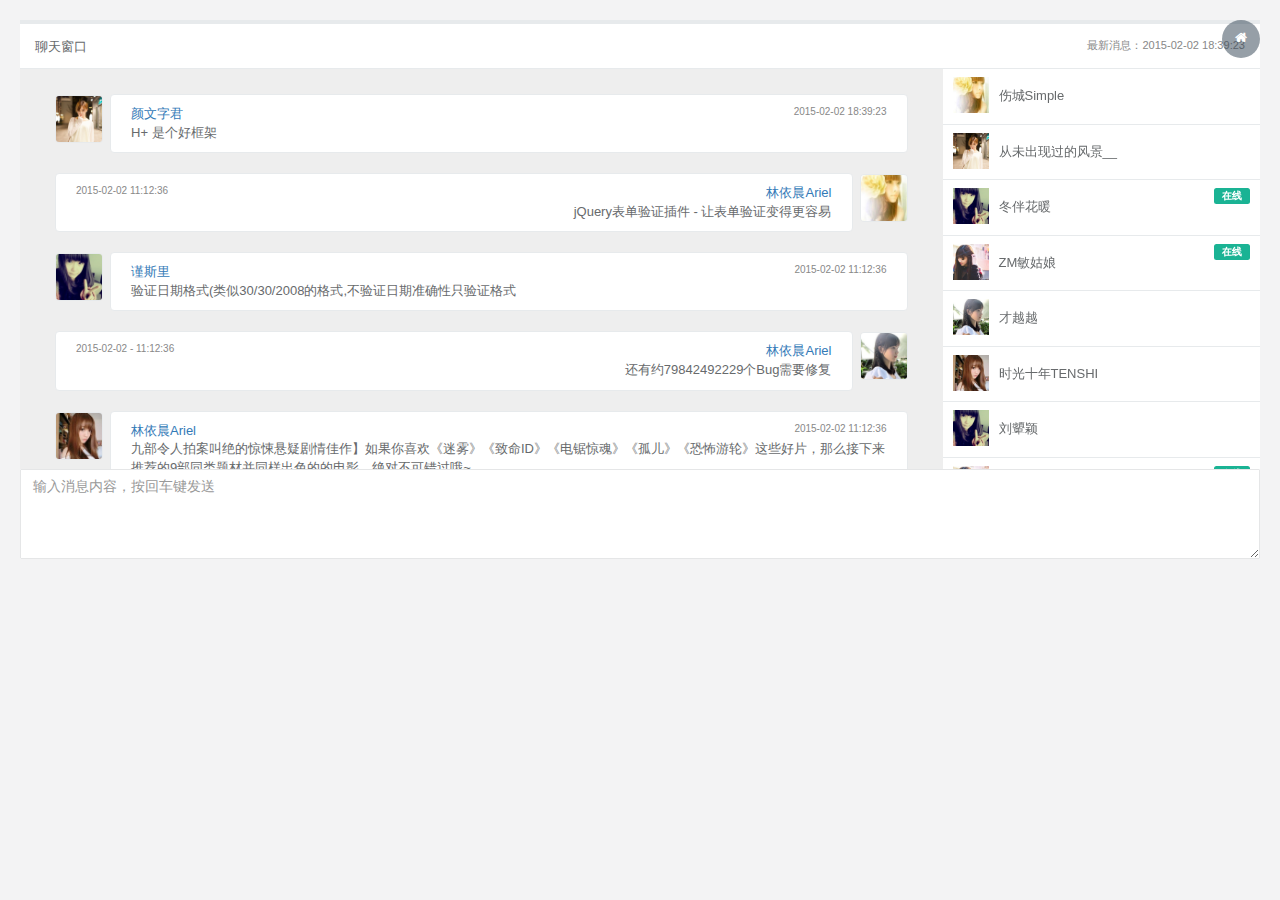
<file: chat_view.html>
<!DOCTYPE html>
<html>


<!-- Mirrored from www.zi-han.net/theme/hplus/chat_view.html by HTTrack Website Copier/3.x [XR&CO'2014], Wed, 20 Jan 2016 14:19:48 GMT -->
<head>

    <meta charset="utf-8">
    <meta name="viewport" content="width=device-width, initial-scale=1.0">


    <title>H+ 后台主题UI框架 - 聊天窗口</title>

    <meta name="keywords" content="H+后台主题,后台bootstrap框架,会员中心主题,后台HTML,响应式后台">
    <meta name="description" content="H+是一个完全响应式，基于Bootstrap3最新版本开发的扁平化主题，她采用了主流的左右两栏式布局，使用了Html5+CSS3等现代技术">

    <link rel="shortcut icon" href="favicon.ico"> <link href="css/bootstrap.min14ed.css?v=3.3.6" rel="stylesheet">
    <link href="css/font-awesome.min93e3.css?v=4.4.0" rel="stylesheet">
    <link href="css/plugins/jsTree/style.min.css" rel="stylesheet">
    <link href="css/animate.min.css" rel="stylesheet">
    <link href="css/style.min862f.css?v=4.1.0" rel="stylesheet">

</head>

<body class="gray-bg">
    <div class="wrapper wrapper-content  animated fadeInRight">

        <div class="row">
            <div class="col-sm-12">

                <div class="ibox chat-view">

                    <div class="ibox-title">
                        <small class="pull-right text-muted">最新消息：2015-02-02 18:39:23</small> 聊天窗口
                    </div>


                    <div class="ibox-content">

                        <div class="row">

                            <div class="col-md-9 ">
                                <div class="chat-discussion">

                                    <div class="chat-message">
                                        <img class="message-avatar" src="img/a1.jpg" alt="">
                                        <div class="message">
                                            <a class="message-author" href="#"> 颜文字君</a>
                                            <span class="message-date"> 2015-02-02 18:39:23 </span>
                                            <span class="message-content">
											H+ 是个好框架
                                            </span>
                                        </div>
                                    </div>
                                    <div class="chat-message">
                                        <img class="message-avatar" src="img/a4.jpg" alt="">
                                        <div class="message">
                                            <a class="message-author" href="#"> 林依晨Ariel </a>
                                            <span class="message-date">  2015-02-02 11:12:36 </span>
                                            <span class="message-content">
											jQuery表单验证插件 - 让表单验证变得更容易
                                            </span>
                                        </div>
                                    </div>
                                    <div class="chat-message">
                                        <img class="message-avatar" src="img/a2.jpg" alt="">
                                        <div class="message">
                                            <a class="message-author" href="#"> 谨斯里 </a>
                                            <span class="message-date">  2015-02-02 11:12:36 </span>
                                            <span class="message-content">
											验证日期格式(类似30/30/2008的格式,不验证日期准确性只验证格式
                                            </span>
                                        </div>
                                    </div>
                                    <div class="chat-message">
                                        <img class="message-avatar" src="img/a5.jpg" alt="">
                                        <div class="message">
                                            <a class="message-author" href="#"> 林依晨Ariel </a>
                                            <span class="message-date">  2015-02-02 - 11:12:36 </span>
                                            <span class="message-content">
											还有约79842492229个Bug需要修复
                                            </span>
                                        </div>
                                    </div>
                                    <div class="chat-message">
                                        <img class="message-avatar" src="img/a6.jpg" alt="">
                                        <div class="message">
                                            <a class="message-author" href="#"> 林依晨Ariel </a>
                                            <span class="message-date">  2015-02-02 11:12:36 </span>
                                            <span class="message-content">
											九部令人拍案叫绝的惊悚悬疑剧情佳作】如果你喜欢《迷雾》《致命ID》《电锯惊魂》《孤儿》《恐怖游轮》这些好片，那么接下来推荐的9部同类题材并同样出色的的电影，绝对不可错过哦~

                                            </span>
                                        </div>
                                    </div>

                                </div>

                            </div>
                            <div class="col-md-3">
                                <div class="chat-users">


                                    <div class="users-list">
                                        <div class="chat-user">
                                            <img class="chat-avatar" src="img/a4.jpg" alt="">
                                            <div class="chat-user-name">
                                                <a href="#">伤城Simple</a>
                                            </div>
                                        </div>
                                        <div class="chat-user">
                                            <img class="chat-avatar" src="img/a1.jpg" alt="">
                                            <div class="chat-user-name">
                                                <a href="#">从未出现过的风景__</a>
                                            </div>
                                        </div>
                                        <div class="chat-user">
                                            <span class="pull-right label label-primary">在线</span>
                                            <img class="chat-avatar" src="img/a2.jpg" alt="">
                                            <div class="chat-user-name">
                                                <a href="#">冬伴花暖</a>
                                            </div>
                                        </div>
                                        <div class="chat-user">
                                            <span class="pull-right label label-primary">在线</span>
                                            <img class="chat-avatar" src="img/a3.jpg" alt="">
                                            <div class="chat-user-name">
                                                <a href="#">ZM敏姑娘	</a>
                                            </div>
                                        </div>
                                        <div class="chat-user">
                                            <img class="chat-avatar" src="img/a5.jpg" alt="">
                                            <div class="chat-user-name">
                                                <a href="#">才越越</a>
                                            </div>
                                        </div>
                                        <div class="chat-user">
                                            <img class="chat-avatar" src="img/a6.jpg" alt="">
                                            <div class="chat-user-name">
                                                <a href="#">时光十年TENSHI</a>
                                            </div>
                                        </div>
                                        <div class="chat-user">
                                            <img class="chat-avatar" src="img/a2.jpg" alt="">
                                            <div class="chat-user-name">
                                                <a href="#">刘顰颖</a>
                                            </div>
                                        </div>
                                        <div class="chat-user">
                                            <span class="pull-right label label-primary">在线</span>
                                            <img class="chat-avatar" src="img/a3.jpg" alt="">
                                            <div class="chat-user-name">
                                                <a href="#">陈泳儿SccBaby</a>
                                            </div>
                                        </div>


                                    </div>

                                </div>
                            </div>

                        </div>
                        <div class="row">
                            <div class="col-sm-12">
                                <div class="chat-message-form">

                                    <div class="form-group">

                                        <textarea class="form-control message-input" name="message" placeholder="输入消息内容，按回车键发送"></textarea>
                                    </div>

                                </div>
                            </div>
                        </div>
                    </div>
                </div>
            </div>
        </div>
    </div>
    <script src="js/jquery.min.js?v=2.1.4"></script>
    <script src="js/bootstrap.min.js?v=3.3.6"></script>
    <script src="js/content.min.js?v=1.0.0"></script>
    <script type="text/javascript" src="http://tajs.qq.com/stats?sId=9051096" charset="UTF-8"></script>
</body>


<!-- Mirrored from www.zi-han.net/theme/hplus/chat_view.html by HTTrack Website Copier/3.x [XR&CO'2014], Wed, 20 Jan 2016 14:19:48 GMT -->
</html>
</file>
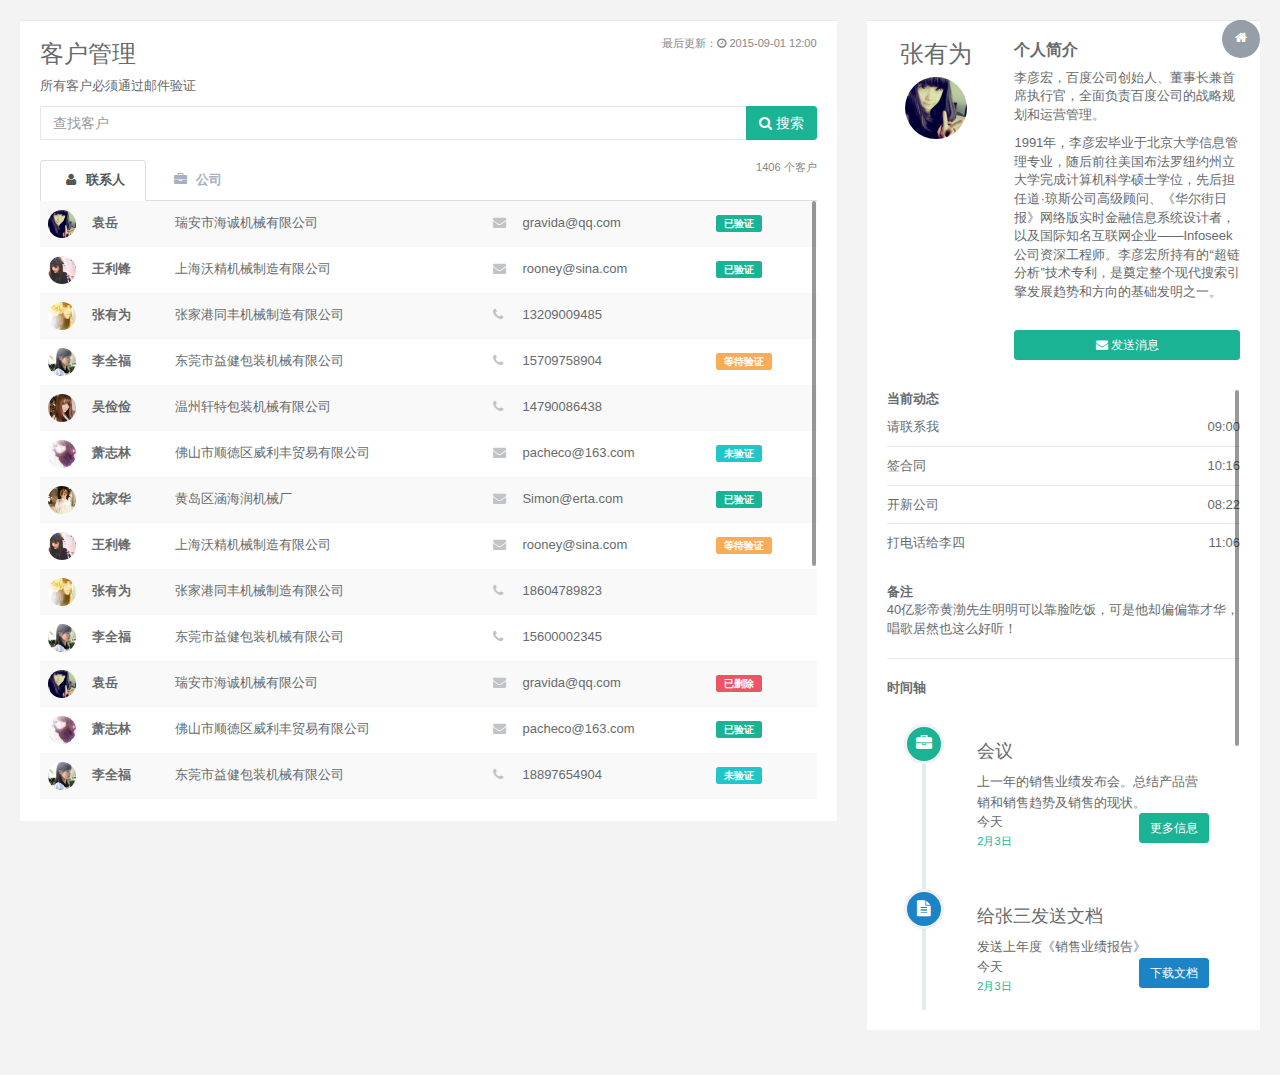
<file: clients.html>
<!DOCTYPE html>
<html>


<!-- Mirrored from www.zi-han.net/theme/hplus/clients.html by HTTrack Website Copier/3.x [XR&CO'2014], Wed, 20 Jan 2016 14:19:44 GMT -->
<head>

    <meta charset="utf-8">
    <meta name="viewport" content="width=device-width, initial-scale=1.0">


    <title>H+ 后台主题UI框架 - 客户管理</title>
    <meta name="keywords" content="H+后台主题,后台bootstrap框架,会员中心主题,后台HTML,响应式后台">
    <meta name="description" content="H+是一个完全响应式，基于Bootstrap3最新版本开发的扁平化主题，她采用了主流的左右两栏式布局，使用了Html5+CSS3等现代技术">

    <link rel="shortcut icon" href="favicon.ico"> <link href="css/bootstrap.min14ed.css?v=3.3.6" rel="stylesheet">
    <link href="css/font-awesome.min93e3.css?v=4.4.0" rel="stylesheet">

    <link href="css/animate.min.css" rel="stylesheet">
    <link href="css/style.min862f.css?v=4.1.0" rel="stylesheet">

</head>

<body class="gray-bg">
    <div class="wrapper wrapper-content  animated fadeInRight">
        <div class="row">
            <div class="col-sm-8">
                <div class="ibox">
                    <div class="ibox-content">
                        <span class="text-muted small pull-right">最后更新：<i class="fa fa-clock-o"></i> 2015-09-01 12:00</span>
                        <h2>客户管理</h2>
                        <p>
                            所有客户必须通过邮件验证
                        </p>
                        <div class="input-group">
                            <input type="text" placeholder="查找客户" class="input form-control">
                            <span class="input-group-btn">
                                        <button type="button" class="btn btn btn-primary"> <i class="fa fa-search"></i> 搜索</button>
                                </span>
                        </div>
                        <div class="clients-list">
                            <ul class="nav nav-tabs">
                                <span class="pull-right small text-muted">1406 个客户</span>
                                <li class="active"><a data-toggle="tab" href="#tab-1"><i class="fa fa-user"></i> 联系人</a>
                                </li>
                                <li class=""><a data-toggle="tab" href="#tab-2"><i class="fa fa-briefcase"></i> 公司</a>
                                </li>
                            </ul>
                            <div class="tab-content">
                                <div id="tab-1" class="tab-pane active">
                                    <div class="full-height-scroll">
                                        <div class="table-responsive">
                                            <table class="table table-striped table-hover">
                                                <tbody>
                                                    <tr>
                                                        <td class="client-avatar"><img alt="image" src="img/a2.jpg"> </td>
                                                        <td><a data-toggle="tab" href="#contact-1" class="client-link">袁岳</a>
                                                        </td>
                                                        <td> 瑞安市海诚机械有限公司</td>
                                                        <td class="contact-type"><i class="fa fa-envelope"> </i>
                                                        </td>
                                                        <td> gravida@qq.com</td>
                                                        <td class="client-status"><span class="label label-primary">已验证</span>
                                                        </td>
                                                    </tr>
                                                    <tr>
                                                        <td class="client-avatar"><img alt="image" src="img/a3.jpg"> </td>
                                                        <td><a data-toggle="tab" href="#contact-2" class="client-link">王利锋</a>
                                                        </td>
                                                        <td>上海沃精机械制造有限公司</td>
                                                        <td class="contact-type"><i class="fa fa-envelope"> </i>
                                                        </td>
                                                        <td> rooney@sina.com</td>
                                                        <td class="client-status"><span class="label label-primary">已验证</span>
                                                        </td>
                                                    </tr>
                                                    <tr>
                                                        <td class="client-avatar"><img alt="image" src="img/a4.jpg"> </td>
                                                        <td><a data-toggle="tab" href="#contact-3" class="client-link">张有为 </a>
                                                        </td>
                                                        <td>张家港同丰机械制造有限公司</td>
                                                        <td class="contact-type"><i class="fa fa-phone"> </i>
                                                        </td>
                                                        <td> 13209009485</td>
                                                        <td class="client-status"></td>
                                                    </tr>
                                                    <tr>
                                                        <td class="client-avatar">
                                                            <a href="#"><img alt="image" src="img/a5.jpg">
                                                            </a>
                                                        </td>
                                                        <td><a data-toggle="tab" href="#contact-4" class="client-link">李全福</a>
                                                        </td>
                                                        <td>东莞市益健包装机械有限公司</td>
                                                        <td class="contact-type"><i class="fa fa-phone"> </i>
                                                        </td>
                                                        <td> 15709758904</td>
                                                        <td class="client-status"><span class="label label-warning">等待验证</span>
                                                        </td>
                                                    </tr>
                                                    <tr>
                                                        <td class="client-avatar">
                                                            <a href="#"><img alt="image" src="img/a6.jpg">
                                                            </a>
                                                        </td>
                                                        <td><a data-toggle="tab" href="#contact-2" class="client-link">吴俭俭</a>
                                                        </td>
                                                        <td>温州轩特包装机械有限公司</td>
                                                        <td class="contact-type"><i class="fa fa-phone"> </i>
                                                        </td>
                                                        <td> 14790086438</td>
                                                        <td class="client-status"></td>
                                                    </tr>
                                                    <tr>
                                                        <td class="client-avatar">
                                                            <a href="#"><img alt="image" src="img/a7.jpg">
                                                            </a>
                                                        </td>
                                                        <td><a data-toggle="tab" href="#contact-3" class="client-link">萧志林</a>
                                                        </td>
                                                        <td>佛山市顺德区威利丰贸易有限公司 </td>
                                                        <td class="contact-type"><i class="fa fa-envelope"> </i>
                                                        </td>
                                                        <td> pacheco@163.com</td>
                                                        <td class="client-status"><span class="label label-info">未验证</span>
                                                        </td>
                                                    </tr>
                                                    <tr>
                                                        <td class="client-avatar">
                                                            <a href="#"><img alt="image" src="img/a1.jpg">
                                                            </a>
                                                        </td>
                                                        <td><a data-toggle="tab" href="#contact-1" class="client-link">沈家华</a>
                                                        </td>
                                                        <td>黄岛区涵海润机械厂</td>
                                                        <td class="contact-type"><i class="fa fa-envelope"> </i>
                                                        </td>
                                                        <td> Simon@erta.com</td>
                                                        <td class="client-status"><span class="label label-primary">已验证</span>
                                                        </td>
                                                    </tr>
                                                    <tr>
                                                        <td class="client-avatar">
                                                            <a href="#"><img alt="image" src="img/a3.jpg">
                                                            </a>
                                                        </td>
                                                        <td><a data-toggle="tab" href="#contact-2" class="client-link">王利锋</a>
                                                        </td>
                                                        <td>上海沃精机械制造有限公司</td>
                                                        <td class="contact-type"><i class="fa fa-envelope"> </i>
                                                        </td>
                                                        <td> rooney@sina.com</td>
                                                        <td class="client-status"><span class="label label-warning">等待验证</span>
                                                        </td>
                                                    </tr>
                                                    <tr>
                                                        <td class="client-avatar">
                                                            <a href="#"><img alt="image" src="img/a4.jpg">
                                                            </a>
                                                        </td>
                                                        <td><a data-toggle="tab" href="#contact-3" class="client-link">张有为 </a>
                                                        </td>
                                                        <td>张家港同丰机械制造有限公司</td>
                                                        <td class="contact-type"><i class="fa fa-phone"> </i>
                                                        </td>
                                                        <td> 18604789823</td>
                                                        <td class="client-status"></td>
                                                    </tr>
                                                    <tr>
                                                        <td class="client-avatar">
                                                            <a href="#"><img alt="image" src="img/a5.jpg">
                                                            </a>
                                                        </td>
                                                        <td><a data-toggle="tab" href="#contact-4" class="client-link">李全福</a>
                                                        </td>
                                                        <td>东莞市益健包装机械有限公司</td>
                                                        <td class="contact-type"><i class="fa fa-phone"> </i>
                                                        </td>
                                                        <td> 15600002345</td>
                                                        <td class="client-status"></td>
                                                    </tr>
                                                    <tr>
                                                        <td class="client-avatar">
                                                            <a href="#"><img alt="image" src="img/a2.jpg">
                                                            </a>
                                                        </td>
                                                        <td><a data-toggle="tab" href="#contact-1" class="client-link">袁岳</a>
                                                        </td>
                                                        <td> 瑞安市海诚机械有限公司</td>
                                                        <td class="contact-type"><i class="fa fa-envelope"> </i>
                                                        </td>
                                                        <td> gravida@qq.com</td>
                                                        <td class="client-status"><span class="label label-danger">已删除</span>
                                                        </td>
                                                    </tr>
                                                    <tr>
                                                        <td class="client-avatar">
                                                            <a href="#"><img alt="image" src="img/a7.jpg">
                                                            </a>
                                                        </td>
                                                        <td><a data-toggle="tab" href="#contact-2" class="client-link">萧志林</a>
                                                        </td>
                                                        <td>佛山市顺德区威利丰贸易有限公司 </td>
                                                        <td class="contact-type"><i class="fa fa-envelope"> </i>
                                                        </td>
                                                        <td> pacheco@163.com</td>
                                                        <td class="client-status"><span class="label label-primary">已验证</span>
                                                        </td>
                                                    </tr>
                                                    <tr>
                                                        <td class="client-avatar">
                                                            <a href="#"><img alt="image" src="img/a5.jpg">
                                                            </a>
                                                        </td>
                                                        <td><a data-toggle="tab" href="#contact-3" class="client-link">李全福</a>
                                                        </td>
                                                        <td>东莞市益健包装机械有限公司</td>
                                                        <td class="contact-type"><i class="fa fa-phone"> </i>
                                                        </td>
                                                        <td> 18897654904</td>
                                                        <td class="client-status"><span class="label label-info">未验证</span>
                                                        </td>
                                                    </tr>
                                                    <tr>
                                                        <td class="client-avatar">
                                                            <a href="#"><img alt="image" src="img/a6.jpg">
                                                            </a>
                                                        </td>
                                                        <td><a data-toggle="tab" href="#contact-4" class="client-link">吴俭俭</a>
                                                        </td>
                                                        <td>温州轩特包装机械有限公司</td>
                                                        <td class="contact-type"><i class="fa fa-phone"> </i>
                                                        </td>
                                                        <td> 18290876923</td>
                                                        <td class="client-status"><span class="label label-primary">已验证</span>
                                                        </td>
                                                    </tr>
                                                    <tr>
                                                        <td class="client-avatar">
                                                            <a href="#"><img alt="image" src="img/a7.jpg">
                                                            </a>
                                                        </td>
                                                        <td><a data-toggle="tab" href="#contact-2" class="client-link">萧志林</a>
                                                        </td>
                                                        <td>佛山市顺德区威利丰贸易有限公司 </td>
                                                        <td class="contact-type"><i class="fa fa-envelope"> </i>
                                                        </td>
                                                        <td> pacheco@163.com</td>
                                                        <td class="client-status"><span class="label label-primary">已验证</span>
                                                        </td>
                                                    </tr>
                                                    <tr>
                                                        <td class="client-avatar">
                                                            <a href="#"><img alt="image" src="img/a1.jpg">
                                                            </a>
                                                        </td>
                                                        <td><a data-toggle="tab" href="#contact-1" class="client-link">沈家华</a>
                                                        </td>
                                                        <td>黄岛区涵海润机械厂</td>
                                                        <td class="contact-type"><i class="fa fa-envelope"> </i>
                                                        </td>
                                                        <td> Simon@erta.com</td>
                                                        <td class="client-status"></td>
                                                    </tr>
                                                    <tr>
                                                        <td class="client-avatar">
                                                            <a href="#"><img alt="image" src="img/a3.jpg">
                                                            </a>
                                                        </td>
                                                        <td><a data-toggle="tab" href="#contact-3" class="client-link">王利锋</a>
                                                        </td>
                                                        <td>上海沃精机械制造有限公司</td>
                                                        <td class="contact-type"><i class="fa fa-envelope"> </i>
                                                        </td>
                                                        <td> rooney@sina.com</td>
                                                        <td class="client-status"></td>
                                                    </tr>
                                                    <tr>
                                                        <td class="client-avatar">
                                                            <a href="#"><img alt="image" src="img/a4.jpg">
                                                            </a>
                                                        </td>
                                                        <td><a data-toggle="tab" href="#contact-4" class="client-link">张有为 </a>
                                                        </td>
                                                        <td>张家港同丰机械制造有限公司</td>
                                                        <td class="contact-type"><i class="fa fa-phone"> </i>
                                                        </td>
                                                        <td> 13023428593</td>
                                                        <td class="client-status"><span class="label label-primary">已验证</span>
                                                        </td>
                                                    </tr>
                                                    <tr>
                                                        <td class="client-avatar">
                                                            <a href="#"><img alt="image" src="img/a5.jpg">
                                                            </a>
                                                        </td>
                                                        <td><a data-toggle="tab" href="#contact-1" class="client-link">李全福</a>
                                                        </td>
                                                        <td>东莞市益健包装机械有限公司</td>
                                                        <td class="contact-type"><i class="fa fa-phone"> </i>
                                                        </td>
                                                        <td> 13209304434</td>
                                                        <td class="client-status"><span class="label label-info">未验证</span>
                                                        </td>
                                                    </tr>
                                                    <tr>
                                                        <td class="client-avatar">
                                                            <a href="#"><img alt="image" src="img/a2.jpg">
                                                            </a>
                                                        </td>
                                                        <td><a data-toggle="tab" href="#contact-2" class="client-link">袁岳</a>
                                                        </td>
                                                        <td> 瑞安市海诚机械有限公司</td>
                                                        <td class="contact-type"><i class="fa fa-envelope"> </i>
                                                        </td>
                                                        <td> gravida@qq.com</td>
                                                        <td class="client-status"><span class="label label-warning">等待验证</span>
                                                        </td>
                                                    </tr>
                                                    <tr>
                                                        <td class="client-avatar">
                                                            <a href="#"><img alt="image" src="img/a7.jpg">
                                                            </a>
                                                        </td>
                                                        <td><a data-toggle="tab" href="#contact-4" class="client-link">萧志林</a>
                                                        </td>
                                                        <td>佛山市顺德区威利丰贸易有限公司 </td>
                                                        <td class="contact-type"><i class="fa fa-envelope"> </i>
                                                        </td>
                                                        <td> pacheco@163.com</td>
                                                        <td class="client-status"></td>
                                                    </tr>
                                                </tbody>
                                            </table>
                                        </div>
                                    </div>
                                </div>
                                <div id="tab-2" class="tab-pane">
                                    <div class="full-height-scroll">
                                        <div class="table-responsive">
                                            <table class="table table-striped table-hover">
                                                <tbody>
                                                    <tr>
                                                        <td><a data-toggle="tab" href="#company-1" class="client-link">瑞安市海诚机械有限公司</a>
                                                        </td>
                                                        <td>广州</td>
                                                        <td><i class="fa fa-flag"></i> 中国</td>
                                                        <td class="client-status"><span class="label label-primary">已验证</span>
                                                        </td>
                                                    </tr>
                                                    <tr>
                                                        <td><a data-toggle="tab" href="#company-2" class="client-link">上海申弘投资发展有限公司</a>
                                                        </td>
                                                        <td>广州</td>
                                                        <td><i class="fa fa-flag"></i> 中国</td>
                                                        <td class="client-status"><span class="label label-primary">已验证</span>
                                                        </td>
                                                    </tr>
                                                    <tr>
                                                        <td><a data-toggle="tab" href="#company-3" class="client-link">衢州凯德竹业科技有限公司</a>
                                                        </td>
                                                        <td>广州</td>
                                                        <td><i class="fa fa-flag"></i> 中国</td>
                                                        <td class="client-status"></td>
                                                    </tr>
                                                    <tr>
                                                        <td><a data-toggle="tab" href="#company-1" class="client-link">北京科诺耐尔科技发展有限公司</a>
                                                        </td>
                                                        <td>广州</td>
                                                        <td><i class="fa fa-flag"></i> 中国，美国</td>
                                                        <td class="client-status"><span class="label label-warning">等待验证</span>
                                                        </td>
                                                    </tr>
                                                    <tr>
                                                        <td><a data-toggle="tab" href="#company-2" class="client-link">上海一喜食品机械有限公司</a>
                                                        </td>
                                                        <td>广州</td>
                                                        <td><i class="fa fa-flag"></i> 中国</td>
                                                        <td class="client-status"></td>
                                                    </tr>
                                                    <tr>
                                                        <td><a data-toggle="tab" href="#company-3" class="client-link"> 北京巨皓知识产权代理有限公司</a>
                                                        </td>
                                                        <td>广州</td>
                                                        <td><i class="fa fa-flag"></i> 日本</td>
                                                        <td class="client-status"><span class="label label-primary">已验证</span>
                                                        </td>
                                                    </tr>
                                                    <tr>
                                                        <td><a data-toggle="tab" href="#company-2" class="client-link">山东百洋工业装备有限公司</a>
                                                        </td>
                                                        <td>广州</td>
                                                        <td><i class="fa fa-flag"></i> 中国</td>
                                                        <td class="client-status"><span class="label label-primary">已验证</span>
                                                        </td>
                                                    </tr>
                                                    <tr>
                                                        <td><a data-toggle="tab" href="#company-1" class="client-link">瑞安市海诚机械有限公司</a>
                                                        </td>
                                                        <td>广州</td>
                                                        <td><i class="fa fa-flag"></i> 中国</td>
                                                        <td class="client-status"><span class="label label-primary">已验证</span>
                                                        </td>
                                                    </tr>
                                                    <tr>
                                                        <td><a data-toggle="tab" href="#company-2" class="client-link">上海申弘投资发展有限公司</a>
                                                        </td>
                                                        <td>广州</td>
                                                        <td><i class="fa fa-flag"></i> 中国</td>
                                                        <td class="client-status"></td>
                                                    </tr>
                                                    <tr>
                                                        <td><a data-toggle="tab" href="#company-3" class="client-link">衢州凯德竹业科技有限公司</a>
                                                        </td>
                                                        <td>广州</td>
                                                        <td><i class="fa fa-flag"></i> 中国</td>
                                                        <td class="client-status"></td>
                                                    </tr>
                                                    <tr>
                                                        <td><a data-toggle="tab" href="#company-1" class="client-link">北京科诺耐尔科技发展有限公司</a>
                                                        </td>
                                                        <td>上海</td>
                                                        <td><i class="fa fa-flag"></i> 中国，加拿大</td>
                                                        <td class="client-status"><span class="label label-warning">等待验证</span>
                                                        </td>
                                                    </tr>
                                                    <tr>
                                                        <td><a data-toggle="tab" href="#company-2" class="client-link">上海一喜食品机械有限公司</a>
                                                        </td>
                                                        <td>上海</td>
                                                        <td><i class="fa fa-flag"></i> 中国</td>
                                                        <td class="client-status"></td>
                                                    </tr>
                                                    <tr>
                                                        <td><a data-toggle="tab" href="#company-3" class="client-link"> 北京巨皓知识产权代理有限公司</a>
                                                        </td>
                                                        <td>上海</td>
                                                        <td><i class="fa fa-flag"></i> 中国</td>
                                                        <td class="client-status"><span class="label label-primary">已验证</span>
                                                        </td>
                                                    </tr>
                                                    <tr>
                                                        <td><a data-toggle="tab" href="#company-2" class="client-link">山东百洋工业装备有限公司</a>
                                                        </td>
                                                        <td>上海</td>
                                                        <td><i class="fa fa-flag"></i> 中国</td>
                                                        <td class="client-status"><span class="label label-primary">已验证</span>
                                                        </td>
                                                    </tr>
                                                    <tr>
                                                        <td><a data-toggle="tab" href="#company-1" class="client-link">瑞安市海诚机械有限公司</a>
                                                        </td>
                                                        <td>上海</td>
                                                        <td><i class="fa fa-flag"></i> 中国</td>
                                                        <td class="client-status"><span class="label label-primary">已验证</span>
                                                        </td>
                                                    </tr>
                                                    <tr>
                                                        <td><a data-toggle="tab" href="#company-2" class="client-link">上海申弘投资发展有限公司</a>
                                                        </td>
                                                        <td>上海</td>
                                                        <td><i class="fa fa-flag"></i> 中国</td>
                                                        <td class="client-status"></td>
                                                    </tr>
                                                    <tr>
                                                        <td><a data-toggle="tab" href="#company-3" class="client-link">衢州凯德竹业科技有限公司</a>
                                                        </td>
                                                        <td>北京</td>
                                                        <td><i class="fa fa-flag"></i> 中国</td>
                                                        <td class="client-status"></td>
                                                    </tr>
                                                    <tr>
                                                        <td><a data-toggle="tab" href="#company-1" class="client-link">北京科诺耐尔科技发展有限公司</a>
                                                        </td>
                                                        <td>北京</td>
                                                        <td><i class="fa fa-flag"></i> 中国</td>
                                                        <td class="client-status"><span class="label label-warning">等待验证</span>
                                                        </td>
                                                    </tr>
                                                    <tr>
                                                        <td><a data-toggle="tab" href="#company-2" class="client-link">上海一喜食品机械有限公司</a>
                                                        </td>
                                                        <td>北京</td>
                                                        <td><i class="fa fa-flag"></i> 中国</td>
                                                        <td class="client-status"></td>
                                                    </tr>
                                                    <tr>
                                                        <td><a data-toggle="tab" href="#company-3" class="client-link"> 北京巨皓知识产权代理有限公司</a>
                                                        </td>
                                                        <td>北京</td>
                                                        <td><i class="fa fa-flag"></i> 中国</td>
                                                        <td class="client-status"><span class="label label-primary">已验证</span>
                                                        </td>
                                                    </tr>
                                                    <tr>
                                                        <td><a data-toggle="tab" href="#company-2" class="client-link">山东百洋工业装备有限公司</a>
                                                        </td>
                                                        <td>北京</td>
                                                        <td><i class="fa fa-flag"></i> 中国</td>
                                                        <td class="client-status"><span class="label label-primary">已验证</span>
                                                        </td>
                                                    </tr>
                                                </tbody>
                                            </table>
                                        </div>
                                    </div>
                                </div>
                            </div>

                        </div>
                    </div>
                </div>
            </div>
            <div class="col-sm-4">
                <div class="ibox ">

                    <div class="ibox-content">
                        <div class="tab-content">
                            <div id="contact-1" class="tab-pane active">
                                <div class="row m-b-lg">
                                    <div class="col-lg-4 text-center">
                                        <h2>张有为</h2>

                                        <div class="m-b-sm">
                                            <img alt="image" class="img-circle" src="img/a2.jpg" style="width: 62px">
                                        </div>
                                    </div>
                                    <div class="col-lg-8">
                                        <h3>
                                                个人简介
                                            </h3>

                                        <p>
                                            李彦宏，百度公司创始人、董事长兼首席执行官，全面负责百度公司的战略规划和运营管理。
                                        </p>
                                        <p>

                                            1991年，李彦宏毕业于北京大学信息管理专业，随后前往美国布法罗纽约州立大学完成计算机科学硕士学位，先后担任道·琼斯公司高级顾问、《华尔街日报》网络版实时金融信息系统设计者，以及国际知名互联网企业——Infoseek公司资深工程师。李彦宏所持有的“超链分析”技术专利，是奠定整个现代搜索引擎发展趋势和方向的基础发明之一。
                                        </p>
                                        <br>
                                        <button type="button" class="btn btn-primary btn-sm btn-block"><i class="fa fa-envelope"></i> 发送消息
                                        </button>
                                    </div>
                                </div>
                                <div class="client-detail">
                                    <div class="full-height-scroll">

                                        <strong>当前动态</strong>

                                        <ul class="list-group clear-list">
                                            <li class="list-group-item fist-item">
                                                <span class="pull-right"> 09:00</span> 请联系我
                                            </li>
                                            <li class="list-group-item">
                                                <span class="pull-right"> 10:16 </span> 签合同
                                            </li>
                                            <li class="list-group-item">
                                                <span class="pull-right"> 08:22 </span> 开新公司
                                            </li>
                                            <li class="list-group-item">
                                                <span class="pull-right"> 11:06 </span> 打电话给李四
                                            </li>
                                        </ul>
                                        <strong>备注</strong>
                                        <p>
                                            40亿影帝黄渤先生明明可以靠脸吃饭，可是他却偏偏靠才华，唱歌居然也这么好听！
                                        </p>
                                        <hr/>
                                        <strong>时间轴</strong>
                                        <div id="vertical-timeline" class="vertical-container light-timeline">
                                            <div class="vertical-timeline-block">
                                                <div class="vertical-timeline-icon navy-bg">
                                                    <i class="fa fa-briefcase"></i>
                                                </div>

                                                <div class="vertical-timeline-content">
                                                    <h2>会议</h2>
                                                    <p>上一年的销售业绩发布会。总结产品营销和销售趋势及销售的现状。
                                                    </p>
                                                    <a href="#" class="btn btn-sm btn-primary"> 更多信息</a>
                                                    <span class="vertical-date">
                                        今天 <br>
                                        <small>2月3日</small>
                                    </span>
                                                </div>
                                            </div>

                                            <div class="vertical-timeline-block">
                                                <div class="vertical-timeline-icon blue-bg">
                                                    <i class="fa fa-file-text"></i>
                                                </div>

                                                <div class="vertical-timeline-content">
                                                    <h2>给张三发送文档</h2>
                                                    <p>发送上年度《销售业绩报告》</p>
                                                    <a href="#" class="btn btn-sm btn-success"> 下载文档 </a>
                                                    <span class="vertical-date">
                                        今天 <br>
                                        <small>2月3日</small>
                                    </span>
                                                </div>
                                            </div>

                                            <div class="vertical-timeline-block">
                                                <div class="vertical-timeline-icon lazur-bg">
                                                    <i class="fa fa-coffee"></i>
                                                </div>

                                                <div class="vertical-timeline-content">
                                                    <h2>喝咖啡休息</h2>
                                                    <p>喝咖啡啦，啦啦啦~~</p>
                                                    <a href="#" class="btn btn-sm btn-info">更多</a>
                                                    <span class="vertical-date"> 昨天 <br><small>2月2日</small></span>
                                                </div>
                                            </div>

                                            <div class="vertical-timeline-block">
                                                <div class="vertical-timeline-icon yellow-bg">
                                                    <i class="fa fa-phone"></i>
                                                </div>

                                                <div class="vertical-timeline-content">
                                                    <h2>给李四打电话</h2>
                                                    <p>给李四打电话分配本月工作任务</p>
                                                    <span class="vertical-date">昨天 <br><small>2月2日</small></span>
                                                </div>
                                            </div>

                                            <div class="vertical-timeline-block">
                                                <div class="vertical-timeline-icon lazur-bg">
                                                    <i class="fa fa-user-md"></i>
                                                </div>

                                                <div class="vertical-timeline-content">
                                                    <h2>公司年会</h2>
                                                    <p>发年终奖啦，啦啦啦~~</p>
                                                    <span class="vertical-date">前天 <br><small>2月1日</small></span>
                                                </div>
                                            </div>
                                        </div>
                                    </div>
                                </div>
                            </div>
                        </div>
                    </div>
                </div>
            </div>
        </div>
    </div>
    <script src="js/jquery.min.js?v=2.1.4"></script>
    <script src="js/bootstrap.min.js?v=3.3.6"></script>
    <script src="js/plugins/slimscroll/jquery.slimscroll.min.js"></script>
    <script src="js/content.min.js?v=1.0.0"></script>
    <script>
        $(function(){$(".full-height-scroll").slimScroll({height:"100%"})});
    </script>
    <script type="text/javascript" src="http://tajs.qq.com/stats?sId=9051096" charset="UTF-8"></script>
</body>


<!-- Mirrored from www.zi-han.net/theme/hplus/clients.html by HTTrack Website Copier/3.x [XR&CO'2014], Wed, 20 Jan 2016 14:19:44 GMT -->
</html>
</file>
<file: css/style.min862f.css>
h1,h2,h3,h4,h5,h6{font-weight:100}h1{font-size:30px}h2{font-size:24px}h3{font-size:16px}h4{font-size:14px}h5{font-size:12px}h6{font-size:10px}h3,h4,h5{margin-top:5px;font-weight:600}a:focus{outline:0}.nav>li>a{color:#a7b1c2;font-weight:600;padding:14px 20px 14px 25px}.nav li>a{display:block}.nav.navbar-right>li>a{color:#999c9e}.nav>li.active>a{color:#fff}.navbar-default .nav>li>a:focus,.navbar-default .nav>li>a:hover{background-color:#293846;color:#fff}.nav .open>a,.nav .open>a:focus,.nav .open>a:hover{background:#fff}.nav>li>a i{margin-right:6px}.navbar{border:0}.navbar-default{background-color:transparent;border-color:#2f4050;position:relative}.navbar-top-links li{display:inline-block}.navbar-top-links li:last-child{margin-right:30px}body.body-small .navbar-top-links li:last-child{margin-right:10px}.navbar-top-links li a{padding:20px 10px;min-height:50px}.dropdown-menu{border:medium none;display:none;float:left;font-size:12px;left:0;list-style:none outside none;padding:0;position:absolute;text-shadow:none;top:100%;z-index:1000;border-radius:0;box-shadow:0 0 3px rgba(86,96,117,.3)}.dropdown-menu>li>a{border-radius:3px;color:inherit;line-height:25px;margin:4px;text-align:left;font-weight:400}.dropdown-menu>li>a.font-bold{font-weight:600}.navbar-top-links .dropdown-menu li{display:block}.navbar-top-links .dropdown-menu li:last-child{margin-right:0}.navbar-top-links .dropdown-menu li a{padding:3px 20px;min-height:0}.navbar-top-links .dropdown-menu li a div{white-space:normal}.navbar-top-links .dropdown-alerts,.navbar-top-links .dropdown-messages,.navbar-top-links .dropdown-tasks{width:310px;min-width:0}.navbar-top-links .dropdown-messages{margin-left:5px}.navbar-top-links .dropdown-tasks{margin-left:-59px}.navbar-top-links .dropdown-alerts{margin-left:-123px}.navbar-top-links .dropdown-user{right:0;left:auto}.dropdown-alerts,.dropdown-messages{padding:10px}.dropdown-alerts li a,.dropdown-messages li a{font-size:12px}.dropdown-alerts li em,.dropdown-messages li em{font-size:10px}.nav.navbar-top-links .dropdown-alerts a{font-size:12px}.nav-header{padding:33px 25px;background:url(patterns/header-profile.png) no-repeat}.nav>li.active{border-left:4px solid #19aa8d;background:#293846}.nav.nav-second-level>li.active{border:none}.nav.nav-second-level.collapse[style]{height:auto!important}.nav-header a{color:#DFE4ED}.nav-header .text-muted{color:#8095a8}.minimalize-styl-2{padding:4px 12px;margin:14px 5px 5px 20px;font-size:14px;float:left}.navbar-form-custom{float:left;height:50px;padding:0;width:200px;display:inline-table}.navbar-form-custom .form-group{margin-bottom:0}.nav.navbar-top-links a{font-size:14px}.navbar-form-custom .form-control{background:none repeat scroll 0 0 rgba(0,0,0,0);border:medium none;font-size:14px;height:60px;margin:0;z-index:2000}.count-info .label{line-height:12px;padding:1px 5px;position:absolute;right:6px;top:12px}.arrow{float:right;margin-top:2px}.fa.arrow:before{content:"\f104"}.active>a>.fa.arrow:before{content:"\f107"}.nav-second-level li,.nav-third-level li{border-bottom:none!important}.nav-second-level li a{padding:7px 15px 7px 10px;padding-left:52px}.nav-third-level li a{padding-left:62px}.nav-second-level li:last-child{margin-bottom:10px}.mini-navbar .nav li:focus>.nav-second-level,body:not(.fixed-sidebar):not(.canvas-menu).mini-navbar .nav li:hover>.nav-second-level{display:block;border-radius:0 2px 2px 0;min-width:140px;height:auto}body.mini-navbar .navbar-default .nav>li>.nav-second-level li a{font-size:12px;border-radius:0 2px 2px 0}.fixed-nav .slimScrollDiv #side-menu{padding-bottom:60px;position:relative}.slimScrollDiv >*{overflow:hidden}.mini-navbar .nav-second-level li a{padding:10px 10px 10px 15px}.canvas-menu.mini-navbar .nav-second-level{background:#293846}.mini-navbar li.active .nav-second-level{left:65px}.navbar-default .special_link a{background:#1ab394;color:#fff}.navbar-default .special_link a:hover{background:#17987e!important;color:#fff}.navbar-default .special_link a span.label{background:#fff;color:#1ab394}.navbar-default .landing_link a{background:#1cc09f;color:#fff}.navbar-default .landing_link a:hover{background:#1ab394!important;color:#fff}.navbar-default .landing_link a span.label{background:#fff;color:#1cc09f}.logo-element{text-align:center;font-size:18px;font-weight:600;color:#fff;display:none;padding:18px 0}.pace-done #page-wrapper,.pace-done .footer,.pace-done .nav-header,.pace-done .navbar-static-side,.pace-done li.active{-webkit-transition:all .5s;transition:all .5s}.navbar-fixed-top{-webkit-transition-duration:.5s;transition-duration:.5s;z-index:2030}.navbar-fixed-top,.navbar-static-top{background:#f3f3f4}.fixed-nav #wrapper{padding-top:60px;box-sizing:border-box}.fixed-nav .minimalize-styl-2{margin:14px 5px 5px 15px}.body-small .navbar-fixed-top{margin-left:0}body.mini-navbar .navbar-static-side{width:70px}body.mini-navbar .nav-label,body.mini-navbar .navbar-default .nav li a span,body.mini-navbar .profile-element{display:none}body.canvas-menu .profile-element{display:block}body:not(.fixed-sidebar):not(.canvas-menu).mini-navbar .nav-second-level{display:none}body.mini-navbar .navbar-default .nav>li>a{font-size:16px}body.mini-navbar .logo-element{display:block}body.canvas-menu .logo-element{display:none}body.mini-navbar .nav-header{padding:0;background-color:#1ab394}body.canvas-menu .nav-header{padding:33px 25px}body.mini-navbar #page-wrapper{margin:0 0 0 70px}body.canvas-menu.mini-navbar #page-wrapper,body.canvas-menu.mini-navbar .footer{margin:0}body.canvas-menu .navbar-static-side,body.fixed-sidebar .navbar-static-side{position:fixed;width:220px;z-index:2001;height:100%}body.fixed-sidebar.mini-navbar .navbar-static-side{width:70px}body.body-small.fixed-sidebar.mini-navbar #page-wrapper,body.fixed-sidebar.mini-navbar #page-wrapper{margin:0 0 0 70px}body.body-small.fixed-sidebar.mini-navbar .navbar-static-side{width:70px}.fixed-sidebar.mini-navbar .nav li> .nav-second-level{display:none}.fixed-sidebar.mini-navbar .nav li.active{border-left-width:0}.canvas-menu.mini-navbar .nav li:hover>.nav-second-level,.fixed-sidebar.mini-navbar .nav li:hover>.nav-second-level{position:absolute;left:70px;top:0;background-color:#2f4050;padding:10px 10px 0;font-size:12px;display:block;min-width:140px;border-radius:2px}body.fixed-sidebar.mini-navbar .navbar-default .nav>li>.nav-second-level li a{font-size:12px;border-radius:3px}body.canvas-menu.mini-navbar .navbar-default .nav>li>.nav-second-level li a{font-size:13px;border-radius:3px}.canvas-menu.mini-navbar .nav-second-level li a,.fixed-sidebar.mini-navbar .nav-second-level li a{padding:10px 10px 10px 15px}.canvas-menu.mini-navbar .nav-second-level,.fixed-sidebar.mini-navbar .nav-second-level{position:relative;padding:0;font-size:13px}.canvas-menu.mini-navbar li.active .nav-second-level,.fixed-sidebar.mini-navbar li.active .nav-second-level{left:0}body.canvas-menu nav.navbar-static-side{z-index:2001;background:#2f4050;height:100%;position:fixed;display:none}body.canvas-menu.mini-navbar nav.navbar-static-side{display:block;width:70px}.top-navigation #page-wrapper{margin-left:0}.top-navigation .navbar-nav .dropdown-menu>.active>a{background:#fff;color:#1ab394;font-weight:700}.white-bg .navbar-fixed-top,.white-bg .navbar-static-top{background:#fff}.top-navigation .navbar{margin-bottom:0}.top-navigation .nav>li>a{padding:15px 20px;color:#676a6c}.top-navigation .nav>li a:focus,.top-navigation .nav>li a:hover{background:#fff;color:#1ab394}.top-navigation .nav>li.active{background:#fff;border:none}.top-navigation .nav>li.active>a{color:#1ab394}.top-navigation .navbar-right{padding-right:10px}.top-navigation .navbar-nav .dropdown-menu{box-shadow:none;border:1px solid #e7eaec}.top-navigation .dropdown-menu>li>a{margin:0;padding:7px 20px}.navbar .dropdown-menu{margin-top:0}.top-navigation .navbar-brand{background:#1ab394;color:#fff;padding:15px 25px}.top-navigation .navbar-top-links li:last-child{margin-right:0}.body-small.fixed-sidebar.mini-navbar .top-navigation #page-wrapper,.canvas-menu #page-wrapper,.mini-navbar .top-navigation #page-wrapper,.top-navigation.body-small.fixed-sidebar.mini-navbar #page-wrapper,.top-navigation.mini-navbar #page-wrapper{margin:0}.fixed-nav #wrapper.top-navigation,.top-navigation.fixed-nav #wrapper{margin-top:50px}.top-navigation .footer.fixed{margin-left:0!important}.top-navigation .wrapper.wrapper-content{padding:40px}.body-small .top-navigation .wrapper.wrapper-content,.top-navigation.body-small .wrapper.wrapper-content{padding:40px 0}.navbar-toggle{color:#fff;padding:6px 12px;font-size:14px}.top-navigation .navbar-nav .open .dropdown-menu .dropdown-header,.top-navigation .navbar-nav .open .dropdown-menu>li>a{padding:10px 15px 10px 20px}@media (max-width:768px){.top-navigation .navbar-header{display:block;float:none}}.menu-visible-lg,.menu-visible-md{display:none!important}@media (min-width:1200px){.menu-visible-lg{display:block!important}}@media (min-width:992px){.menu-visible-md{display:block!important}}@media (max-width:767px){.menu-visible-lg,.menu-visible-md{display:block!important}}.btn{border-radius:3px}.float-e-margins .btn{margin-bottom:5px}.btn-w-m{min-width:120px}.btn-primary.btn-outline{color:#1ab394}.btn-success.btn-outline{color:#1c84c6}.btn-info.btn-outline{color:#23c6c8}.btn-warning.btn-outline{color:#f8ac59}.btn-danger.btn-outline{color:#ed5565}.btn-danger.btn-outline:hover,.btn-info.btn-outline:hover,.btn-primary.btn-outline:hover,.btn-success.btn-outline:hover,.btn-warning.btn-outline:hover{color:#fff}.btn-primary{background-color:#1ab394;border-color:#1ab394;color:#FFF}.btn-primary.active,.btn-primary:active,.btn-primary:focus,.btn-primary:hover,.open .dropdown-toggle.btn-primary{background-color:#18a689;border-color:#18a689;color:#FFF}.btn-primary.active,.btn-primary:active,.open .dropdown-toggle.btn-primary{background-image:none}.btn-primary.active[disabled],.btn-primary.disabled,.btn-primary.disabled.active,.btn-primary.disabled:active,.btn-primary.disabled:focus,.btn-primary.disabled:hover,.btn-primary[disabled],.btn-primary[disabled]:active,.btn-primary[disabled]:focus,.btn-primary[disabled]:hover,fieldset[disabled] .btn-primary,fieldset[disabled] .btn-primary.active,fieldset[disabled] .btn-primary:active,fieldset[disabled] .btn-primary:focus,fieldset[disabled] .btn-primary:hover{background-color:#1dc5a3;border-color:#1dc5a3}.btn-success{background-color:#1c84c6;border-color:#1c84c6;color:#FFF}.btn-success.active,.btn-success:active,.btn-success:focus,.btn-success:hover,.open .dropdown-toggle.btn-success{background-color:#1a7bb9;border-color:#1a7bb9;color:#FFF}.btn-success.active,.btn-success:active,.open .dropdown-toggle.btn-success{background-image:none}.btn-success.active[disabled],.btn-success.disabled,.btn-success.disabled.active,.btn-success.disabled:active,.btn-success.disabled:focus,.btn-success.disabled:hover,.btn-success[disabled],.btn-success[disabled]:active,.btn-success[disabled]:focus,.btn-success[disabled]:hover,fieldset[disabled] .btn-success,fieldset[disabled] .btn-success.active,fieldset[disabled] .btn-success:active,fieldset[disabled] .btn-success:focus,fieldset[disabled] .btn-success:hover{background-color:#1f90d8;border-color:#1f90d8}.btn-info{background-color:#23c6c8;border-color:#23c6c8;color:#FFF}.btn-info.active,.btn-info:active,.btn-info:focus,.btn-info:hover,.open .dropdown-toggle.btn-info{background-color:#21b9bb;border-color:#21b9bb;color:#FFF}.btn-info.active,.btn-info:active,.open .dropdown-toggle.btn-info{background-image:none}.btn-info.active[disabled],.btn-info.disabled,.btn-info.disabled.active,.btn-info.disabled:active,.btn-info.disabled:focus,.btn-info.disabled:hover,.btn-info[disabled],.btn-info[disabled]:active,.btn-info[disabled]:focus,.btn-info[disabled]:hover,fieldset[disabled] .btn-info,fieldset[disabled] .btn-info.active,fieldset[disabled] .btn-info:active,fieldset[disabled] .btn-info:focus,fieldset[disabled] .btn-info:hover{background-color:#26d7d9;border-color:#26d7d9}.btn-default{background-color:#c2c2c2;border-color:#c2c2c2;color:#FFF}.btn-default.active,.btn-default:active,.btn-default:focus,.btn-default:hover,.open .dropdown-toggle.btn-default{background-color:#bababa;border-color:#bababa;color:#FFF}.btn-default.active,.btn-default:active,.open .dropdown-toggle.btn-default{background-image:none}.btn-default.active[disabled],.btn-default.disabled,.btn-default.disabled.active,.btn-default.disabled:active,.btn-default.disabled:focus,.btn-default.disabled:hover,.btn-default[disabled],.btn-default[disabled]:active,.btn-default[disabled]:focus,.btn-default[disabled]:hover,fieldset[disabled] .btn-default,fieldset[disabled] .btn-default.active,fieldset[disabled] .btn-default:active,fieldset[disabled] .btn-default:focus,fieldset[disabled] .btn-default:hover{background-color:#ccc;border-color:#ccc}.btn-warning{background-color:#f8ac59;border-color:#f8ac59;color:#FFF}.btn-warning.active,.btn-warning:active,.btn-warning:focus,.btn-warning:hover,.open .dropdown-toggle.btn-warning{background-color:#f7a54a;border-color:#f7a54a;color:#FFF}.btn-warning.active,.btn-warning:active,.open .dropdown-toggle.btn-warning{background-image:none}.btn-warning.active[disabled],.btn-warning.disabled,.btn-warning.disabled.active,.btn-warning.disabled:active,.btn-warning.disabled:focus,.btn-warning.disabled:hover,.btn-warning[disabled],.btn-warning[disabled]:active,.btn-warning[disabled]:focus,.btn-warning[disabled]:hover,fieldset[disabled] .btn-warning,fieldset[disabled] .btn-warning.active,fieldset[disabled] .btn-warning:active,fieldset[disabled] .btn-warning:focus,fieldset[disabled] .btn-warning:hover{background-color:#f9b66d;border-color:#f9b66d}.btn-danger{background-color:#ed5565;border-color:#ed5565;color:#FFF}.btn-danger.active,.btn-danger:active,.btn-danger:focus,.btn-danger:hover,.open .dropdown-toggle.btn-danger{background-color:#ec4758;border-color:#ec4758;color:#FFF}.btn-danger.active,.btn-danger:active,.open .dropdown-toggle.btn-danger{background-image:none}.btn-danger.active[disabled],.btn-danger.disabled,.btn-danger.disabled.active,.btn-danger.disabled:active,.btn-danger.disabled:focus,.btn-danger.disabled:hover,.btn-danger[disabled],.btn-danger[disabled]:active,.btn-danger[disabled]:focus,.btn-danger[disabled]:hover,fieldset[disabled] .btn-danger,fieldset[disabled] .btn-danger.active,fieldset[disabled] .btn-danger:active,fieldset[disabled] .btn-danger:focus,fieldset[disabled] .btn-danger:hover{background-color:#ef6776;border-color:#ef6776}.btn-link{color:inherit}.btn-link.active,.btn-link:active,.btn-link:focus,.btn-link:hover,.open .dropdown-toggle.btn-link{color:#1ab394;text-decoration:none}.btn-link.active,.btn-link:active,.open .dropdown-toggle.btn-link{background-image:none}.btn-link.active[disabled],.btn-link.disabled,.btn-link.disabled.active,.btn-link.disabled:active,.btn-link.disabled:focus,.btn-link.disabled:hover,.btn-link[disabled],.btn-link[disabled]:active,.btn-link[disabled]:focus,.btn-link[disabled]:hover,fieldset[disabled] .btn-link,fieldset[disabled] .btn-link.active,fieldset[disabled] .btn-link:active,fieldset[disabled] .btn-link:focus,fieldset[disabled] .btn-link:hover{color:#cacaca}.btn-white{color:inherit;background:#fff;border:1px solid #e7eaec}.btn-white.active,.btn-white:active,.btn-white:focus,.btn-white:hover,.open .dropdown-toggle.btn-white{color:inherit;border:1px solid #d2d2d2}.btn-white.active,.btn-white:active{box-shadow:0 2px 5px rgba(0,0,0,.15)inset}.btn-white.active,.btn-white:active,.open .dropdown-toggle.btn-white{background-image:none}.btn-white.active[disabled],.btn-white.disabled,.btn-white.disabled.active,.btn-white.disabled:active,.btn-white.disabled:focus,.btn-white.disabled:hover,.btn-white[disabled],.btn-white[disabled]:active,.btn-white[disabled]:focus,.btn-white[disabled]:hover,fieldset[disabled] .btn-white,fieldset[disabled] .btn-white.active,fieldset[disabled] .btn-white:active,fieldset[disabled] .btn-white:focus,fieldset[disabled] .btn-white:hover{color:#cacaca}.form-control,.form-control:focus,.has-error .form-control:focus,.has-success .form-control:focus,.has-warning .form-control:focus,.navbar-collapse,.navbar-form,.navbar-form-custom .form-control:focus,.navbar-form-custom .form-control:hover,.open .btn.dropdown-toggle,.panel,.popover,.progress,.progress-bar{box-shadow:none}.btn-outline{color:inherit;background-color:transparent;-webkit-transition:all .5s;transition:all .5s}.btn-rounded{border-radius:50px}.btn-large-dim{width:90px;height:90px;font-size:42px}button.dim{display:inline-block;color:#fff;text-decoration:none;text-transform:uppercase;text-align:center;padding-top:6px;margin-right:10px;position:relative;cursor:pointer;border-radius:5px;font-weight:600;margin-bottom:20px!important}button.dim:active{top:3px}button.btn-primary.dim{box-shadow:inset 0 0 0 #16987e,0 5px 0 0 #16987e,0 10px 5px #999}button.btn-primary.dim:active{box-shadow:inset 0 0 0 #16987e,0 2px 0 0 #16987e,0 5px 3px #999}button.btn-default.dim{box-shadow:inset 0 0 0 #b3b3b3,0 5px 0 0 #b3b3b3,0 10px 5px #999}button.btn-default.dim:active{box-shadow:inset 0 0 0 #b3b3b3,0 2px 0 0 #b3b3b3,0 5px 3px #999}button.btn-warning.dim{box-shadow:inset 0 0 0 #f79d3c,0 5px 0 0 #f79d3c,0 10px 5px #999}button.btn-warning.dim:active{box-shadow:inset 0 0 0 #f79d3c,0 2px 0 0 #f79d3c,0 5px 3px #999}button.btn-info.dim{box-shadow:inset 0 0 0 #1eacae,0 5px 0 0 #1eacae,0 10px 5px #999}button.btn-info.dim:active{box-shadow:inset 0 0 0 #1eacae,0 2px 0 0 #1eacae,0 5px 3px #999}button.btn-success.dim{box-shadow:inset 0 0 0 #1872ab,0 5px 0 0 #1872ab,0 10px 5px #999}button.btn-success.dim:active{box-shadow:inset 0 0 0 #1872ab,0 2px 0 0 #1872ab,0 5px 3px #999}button.btn-danger.dim{box-shadow:inset 0 0 0 #ea394c,0 5px 0 0 #ea394c,0 10px 5px #999}button.btn-danger.dim:active{box-shadow:inset 0 0 0 #ea394c,0 2px 0 0 #ea394c,0 5px 3px #999}button.dim:before{font-size:50px;line-height:1em;font-weight:400;color:#fff;display:block;padding-top:10px}button.dim:active:before{top:7px;font-size:50px}.label{background-color:#d1dade;color:#5e5e5e;font-size:10px;font-weight:600;padding:3px 8px;text-shadow:none}.badge{background-color:#d1dade;color:#5e5e5e;font-size:11px;font-weight:600;padding-bottom:4px;padding-left:6px;padding-right:6px;text-shadow:none}.badge-primary,.label-primary{background-color:#1ab394;color:#FFF}.badge-success,.label-success{background-color:#1c84c6;color:#FFF}.badge-warning,.label-warning{background-color:#f8ac59;color:#FFF}.badge-warning-light,.label-warning-light{background-color:#f8ac59;color:#fff}.badge-danger,.label-danger{background-color:#ed5565;color:#FFF}.badge-info,.label-info{background-color:#23c6c8;color:#FFF}.badge-inverse,.label-inverse{background-color:#262626;color:#FFF}.badge-white,.label-white{background-color:#FFF;color:#5E5E5E}.badge-disable,.label-white{background-color:#2A2E36;color:#8B91A0}.chosen-container-single .chosen-single{background:#fff;box-shadow:none;-moz-box-sizing:border-box;background-color:#FFF;border:1px solid #CBD5DD;border-radius:2px;cursor:text;height:auto!important;margin:0;min-height:30px;overflow:hidden;padding:4px 12px;position:relative;width:100%}.chosen-container-multi .chosen-choices li.search-choice{background:#f1f1f1;border:1px solid #ededed;border-radius:2px;box-shadow:none;color:#333;cursor:default;line-height:13px;margin:3px 0 3px 5px;padding:3px 20px 3px 5px;position:relative}.pagination>.active>a,.pagination>.active>a:focus,.pagination>.active>a:hover,.pagination>.active>span,.pagination>.active>span:focus,.pagination>.active>span:hover{background-color:#f4f4f4;border-color:#DDD;color:inherit;cursor:default;z-index:2}.pagination>li>a,.pagination>li>span{background-color:#FFF;border:1px solid #DDD;color:inherit;float:left;line-height:1.42857;margin-left:-1px;padding:4px 10px;position:relative;text-decoration:none}.tooltip-inner{background-color:#2F4050}.tooltip.top .tooltip-arrow{border-top-color:#2F4050}.tooltip.right .tooltip-arrow{border-right-color:#2F4050}.tooltip.bottom .tooltip-arrow{border-bottom-color:#2F4050}.tooltip.left .tooltip-arrow{border-left-color:#2F4050}.easypiechart{position:relative;text-align:center}.easypiechart .h2{margin-left:10px;margin-top:10px;display:inline-block}.easypiechart canvas{top:0;left:0}.easypiechart .easypie-text{line-height:1;position:absolute;top:33px;width:100%;z-index:1}.easypiechart img{margin-top:-4px}.jqstooltip{box-sizing:content-box}.fc-state-default{background-color:#fff;background-image:none;background-repeat:repeat-x;box-shadow:none;color:#333;text-shadow:none;border:1px solid}.fc-button{color:inherit;border:1px solid #e7eaec;cursor:pointer;display:inline-block;height:1.9em;line-height:1.9em;overflow:hidden;padding:0 .6em;position:relative;white-space:nowrap}.fc-state-active{background-color:#1ab394;border-color:#1ab394;color:#fff}.fc-header-title h2{font-size:16px;font-weight:600;color:inherit}.fc-content .fc-widget-content,.fc-content .fc-widget-header{border-color:#e7eaec;font-weight:400}.fc-border-separate tbody{background-color:#F8F8F8}.fc-state-highlight{background:none repeat scroll 0 0 #FCF8E3}.external-event{padding:5px 10px;border-radius:2px;cursor:pointer;margin-bottom:5px}.fc-ltr .fc-event-hori.fc-event-end,.fc-rtl .fc-event-hori.fc-event-start{border-radius:2px}.fc-agenda .fc-event-time,.fc-event,.fc-event a{padding:4px 6px;background-color:#1ab394;border-color:#1ab394}.fc-event-time,.fc-event-title{color:#717171;padding:0 1px}.ui-calendar .fc-event-time,.ui-calendar .fc-event-title{color:#fff}.chat-activity-list .chat-element{border-bottom:1px solid #e7eaec}.chat-element:first-child{margin-top:0}.chat-element{padding-bottom:15px}.chat-element,.chat-element .media{margin-top:15px}.chat-element,.media-body{overflow:hidden}.media-body{display:block;width:auto}.chat-element>.pull-left{margin-right:10px}.chat-element img.img-circle,.dropdown-messages-box img.img-circle{width:38px;height:38px}.chat-element .well{border:1px solid #e7eaec;box-shadow:none;margin-top:10px;margin-bottom:5px;padding:10px 20px;font-size:11px;line-height:16px}.chat-element .actions{margin-top:10px}.chat-element .photos{margin:10px 0}.right.chat-element>.pull-right{margin-left:10px}.chat-photo{max-height:180px;border-radius:4px;overflow:hidden;margin-right:10px;margin-bottom:10px}.chat{margin:0;padding:0;list-style:none}.chat li{margin-bottom:10px;padding-bottom:5px;border-bottom:1px dotted #B3A9A9}.chat li.left .chat-body{margin-left:60px}.chat li.right .chat-body{margin-right:60px}.chat li .chat-body p{margin:0;color:#777}.chat .glyphicon,.panel .slidedown .glyphicon{margin-right:5px}.chat-panel .panel-body{height:350px;overflow-y:scroll}a.list-group-item.active,a.list-group-item.active:focus,a.list-group-item.active:hover{background-color:#1ab394;border-color:#1ab394;color:#FFF;z-index:2}.list-group-item-heading{margin-top:10px}.list-group-item-text{margin:0 0 10px;color:inherit;font-size:12px;line-height:inherit}.no-padding .list-group-item{border-left:none;border-right:none;border-bottom:none}.no-padding .list-group-item:first-child{border-left:none;border-right:none;border-bottom:none;border-top:none}.no-padding .list-group{margin-bottom:0}.list-group-item{background-color:inherit;border:1px solid #e7eaec;display:block;margin-bottom:-1px;padding:10px 15px;position:relative}.elements-list .list-group-item{border-left:none;border-right:none;padding:15px 25px}.elements-list .list-group-item:first-child{border-left:none;border-right:none;border-top:none!important}.elements-list .list-group{margin-bottom:0}.elements-list a{color:inherit}.elements-list .list-group-item.active,.elements-list .list-group-item:hover{background:#f3f3f4;color:inherit;border-color:#e7eaec;border-radius:0}.elements-list li.active{-webkit-transition:none;transition:none}.element-detail-box{padding:25px}.flot-chart{display:block;height:200px}.widget .flot-chart.dashboard-chart{display:block;height:120px;margin-top:40px}.flot-chart.dashboard-chart{display:block;height:180px;margin-top:40px}.flot-chart-content{width:100%;height:100%}.flot-chart-pie-content{width:200px;height:200px;margin:auto}.jqstooltip{position:absolute;display:block;left:0;top:0;visibility:hidden;background:#2b303a;background-color:rgba(43,48,58,.8);color:#fff;text-align:left;white-space:nowrap;z-index:10000;padding:5px;min-height:22px;border-radius:3px}.jqsfield{color:#fff;text-align:left}.h-200{min-height:200px}.legendLabel{padding-left:5px}.stat-list li:first-child{margin-top:0}.stat-list{list-style:none;padding:0;margin:0}.stat-percent{float:right}.stat-list li{margin-top:15px;position:relative}table.dataTable thead .sorting,table.dataTable thead .sorting_asc:after,table.dataTable thead .sorting_asc_disabled,table.dataTable thead .sorting_desc,table.dataTable thead .sorting_desc_disabled{background:0 0}table.dataTable thead .sorting_asc:after{float:right;font-family:fontawesome}table.dataTable thead .sorting_desc:after{content:"\f0dd";float:right;font-family:fontawesome}table.dataTable thead .sorting:after{content:"\f0dc";float:right;font-family:fontawesome;color:rgba(50,50,50,.5)}.dataTables_wrapper{padding-bottom:30px}.img-circle{border-radius:50%}.btn-circle{width:30px;height:30px;padding:6px 0;border-radius:15px;text-align:center;font-size:12px;line-height:1.428571429}.btn-circle.btn-lg{width:50px;height:50px;padding:10px 16px;border-radius:25px;font-size:18px;line-height:1.33}.btn-circle.btn-xl{width:70px;height:70px;padding:10px 16px;border-radius:35px;font-size:24px;line-height:1.33}.show-grid [class^=col-]{padding-top:10px;padding-bottom:10px;border:1px solid #ddd;background-color:#eee!important}.show-grid{margin:15px 0}.css-animation-box h1{font-size:44px}.animation-efect-links a{padding:4px 6px;font-size:12px}#animation_box{background-color:#f9f8f8;border-radius:16px;width:80%;margin:0 auto;padding-top:80px}.animation-text-box{position:absolute;margin-top:40px;left:50%;margin-left:-100px;width:200px}.animation-text-info{position:absolute;margin-top:-60px;left:50%;margin-left:-100px;width:200px;font-size:10px}.animation-text-box h2{font-size:54px;font-weight:600;margin-bottom:5px}.animation-text-box p{font-size:12px;text-transform:uppercase}.pace{-webkit-pointer-events:none;pointer-events:none;-webkit-user-select:none;-moz-user-select:none;-ms-user-select:none;user-select:none}.pace .pace-progress{background:#1ab394;position:fixed;z-index:2000;top:0;width:100%;height:2px}.pace-inactive{display:none}.widget{border-radius:5px;padding:15px 20px;margin-bottom:10px;margin-top:10px}.widget.style1 h2{font-size:30px}.widget h2,.widget h3{margin-top:5px;margin-bottom:0}.widget-text-box{padding:20px;border:1px solid #e7eaec;background:#fff}.widget-head-color-box{border-radius:5px 5px 0 0;margin-top:10px}.widget .flot-chart{height:100px}.vertical-align div{display:inline-block;vertical-align:middle}.vertical-align h2,.vertical-align h3{margin:0}.todo-list{list-style:none outside none;margin:0;padding:0;font-size:14px}.todo-list.small-list{font-size:12px}.todo-list.small-list>li{background:#f3f3f4;border-left:none;border-right:none;border-radius:4px;color:inherit;margin-bottom:2px;padding:6px 6px 6px 12px}.todo-list.small-list .btn-group-xs>.btn,.todo-list.small-list .btn-xs{border-radius:5px;font-size:10px;line-height:1.5;padding:1px 2px 1px 5px}.todo-list>li{background:#f3f3f4;border-left:6px solid #e7eaec;border-right:6px solid #e7eaec;border-radius:4px;color:inherit;margin-bottom:2px;padding:10px}.todo-list .handle{cursor:move;display:inline-block;font-size:16px;margin:0 5px}.todo-list>li .label{font-size:9px;margin-left:10px}.check-link{font-size:16px}.todo-completed{text-decoration:line-through}.geo-statistic h1{font-size:36px;margin-bottom:0}.glyphicon.fa{font-family:FontAwesome}.inline{display:inline-block!important}.input-s-sm{width:120px}.input-s{width:200px}.input-s-lg{width:250px}.i-checks{padding-left:0}.form-control,.single-line{background-color:#FFF;background-image:none;border:1px solid #e5e6e7;border-radius:1px;color:inherit;display:block;padding:6px 12px;-webkit-transition:border-color .15s ease-in-out 0s,box-shadow .15s ease-in-out 0s;transition:border-color .15s ease-in-out 0s,box-shadow .15s ease-in-out 0s;width:100%;font-size:14px}.form-control:focus,.single-line:focus{border-color:#1ab394!important}.has-success .form-control{border-color:#1ab394}.has-warning .form-control{border-color:#f8ac59}.has-error .form-control{border-color:#ed5565}.has-success .control-label{color:#1ab394}.has-warning .control-label{color:#f8ac59}.has-error .control-label{color:#ed5565}.input-group-addon{background-color:#fff;border:1px solid #E5E6E7;border-radius:1px;color:inherit;font-size:14px;font-weight:400;line-height:1;padding:6px 12px;text-align:center}.spinner-buttons.input-group-btn .btn-xs{line-height:1.13}.spinner-buttons.input-group-btn{width:20%}.noUi-connect{background:none repeat scroll 0 0 #1ab394;box-shadow:none}.slider_red .noUi-connect{background:none repeat scroll 0 0 #ed5565;box-shadow:none}.ui-sortable .ibox-title{cursor:move}.ui-sortable-placeholder{border:1px dashed #cecece!important;visibility:visible!important;background:#e7eaec}.ibox.ui-sortable-placeholder{margin:0 0 23px!important}.tabs-container .panel-body{background:#fff;border:1px solid #e7eaec;border-radius:2px;padding:20px;position:relative}.tabs-container .nav-tabs>li.active>a,.tabs-container .nav-tabs>li.active>a:focus,.tabs-container .nav-tabs>li.active>a:hover{background-color:#fff}.tabs-container .nav-tabs>li{float:left;margin-bottom:-1px}.tabs-container .nav-tabs>li.active>a,.tabs-container .nav-tabs>li.active>a:focus,.tabs-container .nav-tabs>li.active>a:hover{border:1px solid #e7eaec;border-bottom-color:transparent}.tabs-container .nav-tabs{border-bottom:1px solid #e7eaec}.tabs-container .tab-pane .panel-body{border-top:none}.tabs-container .tabs-left .tab-pane .panel-body,.tabs-container .tabs-right .tab-pane .panel-body{border-top:1px solid #e7eaec}.tabs-container .nav-tabs>li a:hover{background:0 0;border-color:transparent}.tabs-container .tabs-below>.nav-tabs,.tabs-container .tabs-left>.nav-tabs,.tabs-container .tabs-right>.nav-tabs{border-bottom:0}.tabs-container .tabs-left .panel-body{position:static}.tabs-container .tabs-left>.nav-tabs,.tabs-container .tabs-right>.nav-tabs{width:20%}.tabs-container .tabs-left .panel-body{width:80%;margin-left:20%}.tabs-container .tabs-right .panel-body{width:80%;margin-right:20%}.tabs-container .pill-content>.pill-pane,.tabs-container .tab-content>.tab-pane{display:none}.tabs-container .pill-content>.active,.tabs-container .tab-content>.active{display:block}.tabs-container .tabs-below>.nav-tabs{border-top:1px solid #e7eaec}.tabs-container .tabs-below>.nav-tabs>li{margin-top:-1px;margin-bottom:0}.tabs-container .tabs-below>.nav-tabs>li>a{border-radius:0 0 4px 4px}.tabs-container .tabs-below>.nav-tabs>li>a:focus,.tabs-container .tabs-below>.nav-tabs>li>a:hover{border-top-color:#e7eaec;border-bottom-color:transparent}.tabs-container .tabs-left>.nav-tabs>li,.tabs-container .tabs-right>.nav-tabs>li{float:none}.tabs-container .tabs-left>.nav-tabs>li>a,.tabs-container .tabs-right>.nav-tabs>li>a{min-width:74px;margin-right:0;margin-bottom:3px}.tabs-container .tabs-left>.nav-tabs{float:left;margin-right:19px}.tabs-container .tabs-left>.nav-tabs>li>a{margin-right:-1px;border-radius:4px 0 0 4px}.tabs-container .tabs-left>.nav-tabs .active>a,.tabs-container .tabs-left>.nav-tabs .active>a:focus,.tabs-container .tabs-left>.nav-tabs .active>a:hover{border-color:#e7eaec transparent #e7eaec #e7eaec;*border-right-color:#fff}.tabs-container .tabs-right>.nav-tabs{float:right;margin-left:19px}.tabs-container .tabs-right>.nav-tabs>li>a{margin-left:-1px;border-radius:0 4px 4px 0}.tabs-container .tabs-right>.nav-tabs .active>a,.tabs-container .tabs-right>.nav-tabs .active>a:focus,.tabs-container .tabs-right>.nav-tabs .active>a:hover{border-color:#e7eaec #e7eaec #e7eaec transparent;*border-left-color:#fff;z-index:1}.onoffswitch{position:relative;width:54px;-webkit-user-select:none;-moz-user-select:none;-ms-user-select:none}.onoffswitch-checkbox{display:none}.onoffswitch-label{display:block;overflow:hidden;cursor:pointer;border:2px solid #1AB394;border-radius:3px}.onoffswitch-inner{display:block;width:200%;margin-left:-100%;-webkit-transition:margin .3s ease-in 0s;transition:margin .3s ease-in 0s}.onoffswitch-inner:after,.onoffswitch-inner:before{display:block;float:left;width:50%;height:16px;padding:0;line-height:16px;font-size:10px;font-family:Trebuchet,Arial,sans-serif;font-weight:700;box-sizing:border-box}.onoffswitch-inner:before{content:"ON";padding-left:7px;background-color:#1AB394;color:#FFF}.onoffswitch-inner:after{content:"OFF";padding-right:7px;background-color:#FFF;color:#919191;text-align:right}.onoffswitch-switch{display:block;width:18px;margin:0;background:#FFF;border:2px solid #1AB394;border-radius:3px;position:absolute;top:0;bottom:0;right:36px;-webkit-transition:all .3s ease-in 0s;transition:all .3s ease-in 0s}.onoffswitch-checkbox:checked+.onoffswitch-label .onoffswitch-inner{margin-left:0}.onoffswitch-checkbox:checked+.onoffswitch-label .onoffswitch-switch{right:0}.dd{position:relative;display:block;margin:0;padding:0;list-style:none;font-size:13px;line-height:20px}.dd-list{display:block;position:relative;margin:0;padding:0;list-style:none}.dd-list .dd-list{padding-left:30px}.dd-collapsed .dd-list{display:none}.dd-empty,.dd-item,.dd-placeholder{display:block;position:relative;margin:0;padding:0;min-height:20px;font-size:13px;line-height:20px}.dd-handle{display:block;margin:5px 0;padding:5px 10px;color:#333;text-decoration:none;border:1px solid #e7eaec;background:#f5f5f5;border-radius:3px;box-sizing:border-box;-moz-box-sizing:border-box}.dd-handle span{font-weight:700}.dd-handle:hover{background:#f0f0f0;cursor:pointer;font-weight:700}.dd-item>button{display:block;position:relative;cursor:pointer;float:left;width:25px;height:20px;margin:5px 0;padding:0;text-indent:100%;white-space:nowrap;overflow:hidden;border:0;background:0 0;font-size:12px;line-height:1;text-align:center;font-weight:700}.dd-item>button:before{content:'+';display:block;position:absolute;width:100%;text-align:center;text-indent:0}.dd-item>button[data-action=collapse]:before{content:'-'}#nestable2 .dd-item>button{font-family:FontAwesome;height:34px;width:33px;color:#c1c1c1}#nestable2 .dd-item>button:before{content:"\f067"}#nestable2 .dd-item>button[data-action=collapse]:before{content:"\f068"}.dd-empty,.dd-placeholder{margin:5px 0;padding:0;min-height:30px;background:#f2fbff;border:1px dashed #b6bcbf;box-sizing:border-box;-moz-box-sizing:border-box}.dd-empty{border:1px dashed #bbb;min-height:100px;background-color:#e5e5e5;background-image:-webkit-linear-gradient(45deg,#fff 25%,transparent 25%,transparent 75%,#fff 75%,#fff),-webkit-linear-gradient(45deg,#fff 25%,transparent 25%,transparent 75%,#fff 75%,#fff);background-image:linear-gradient(45deg,#fff 25%,transparent 25%,transparent 75%,#fff 75%,#fff),linear-gradient(45deg,#fff 25%,transparent 25%,transparent 75%,#fff 75%,#fff);background-size:60px 60px;background-position:0 0,30px 30px}.dd-dragel{position:absolute;z-index:9999;pointer-events:none}.dd-dragel>.dd-item .dd-handle{margin-top:0}.dd-dragel .dd-handle{box-shadow:2px 4px 6px 0 rgba(0,0,0,.1)}.nestable-lists{display:block;clear:both;padding:30px 0;width:100%;border:0;border-top:2px solid #ddd;border-bottom:2px solid #ddd}#nestable-menu{padding:0;margin:10px 0 20px}#nestable-output,#nestable2-output{width:100%;line-height:1.333333em;font-family:lucida grande,lucida sans unicode,helvetica,arial,sans-serif}#nestable2 .dd-handle{color:inherit;border:1px dashed #e7eaec;background:#f3f3f4;padding:10px}#nestable2 span.label{margin-right:10px}#nestable-output,#nestable2-output{font-size:12px;padding:25px;box-sizing:border-box;-moz-box-sizing:border-box}.CodeMirror{border:1px solid #eee;height:auto}.CodeMirror-scroll{overflow-y:hidden;overflow-x:auto}.google-map{height:300px}label.error{color:#cc5965;display:inline-block;margin-left:5px}.form-control.error{border:1px dotted #cc5965}.gridStyle{border:1px solid #d4d4d4;width:100%;height:400px}.gridStyle2{border:1px solid #d4d4d4;width:500px;height:300px}.ngH eaderCell{border-right:none;border-bottom:1px solid #e7eaec}.ngCell{border-right:none}.ngTopPanel{background:#F5F5F6}.ngRow.even{background:#f9f9f9}.ngRow.selected{background:#EBF2F1}.ngRow{border-bottom:1px solid #e7eaec}.ngCell{background-color:transparent}.ngHeaderCell{border-right:none}#toast-container>.toast{background-image:none!important}#toast-container>.toast:before{position:fixed;font-family:FontAwesome;font-size:24px;line-height:24px;float:left;color:#FFF;padding-right:.5em;margin:auto .5em auto -1.5em}#toast-container>div{box-shadow:0 0 3px #999;opacity:.9;-ms-filter:alpha(opacity=90);filter:alpha(opacity=90)}#toast-container >:hover{box-shadow:0 0 4px #999;opacity:1;-ms-filter:alpha(opacity=100);filter:alpha(opacity=100);cursor:pointer}.toast,.toast-success{background-color:#1ab394}.toast-error{background-color:#ed5565}.toast-info{background-color:#23c6c8}.toast-warning{background-color:#f8ac59}.toast-top-full-width{margin-top:20px}.toast-bottom-full-width{margin-bottom:20px}.img-container,.img-preview{overflow:hidden;text-align:center;width:100%}.img-preview-sm{height:130px;width:200px}.forum-post-container .media{margin:10px;padding:20px 10px;border-bottom:1px solid #f1f1f1}.forum-avatar{float:left;margin-right:20px;text-align:center;width:110px}.forum-avatar .img-circle{height:48px;width:48px}.author-info{color:#676a6c;font-size:11px;margin-top:5px;text-align:center}.forum-post-info{padding:9px 12px 6px;background:#f9f9f9;border:1px solid #f1f1f1}.media-body>.media{background:#f9f9f9;border-radius:3px;border:1px solid #f1f1f1}.forum-post-container .media-body .photos{margin:10px 0}.forum-photo{max-width:140px;border-radius:3px}.media-body>.media .forum-avatar{width:70px;margin-right:10px}.media-body>.media .forum-avatar .img-circle{height:38px;width:38px}.mid-icon{font-size:66px}.forum-item{margin:10px 0;padding:10px 0 20px;border-bottom:1px solid #f1f1f1}.views-number{font-size:24px;line-height:18px;font-weight:400}.forum-container,.forum-post-container{padding:30px!important}.forum-item small{color:#999}.forum-item .forum-sub-title{color:#999;margin-left:50px}.forum-title{margin:15px 0}.forum-info{text-align:center}.forum-desc{color:#999}.forum-icon{float:left;width:30px;margin-right:20px;text-align:center}a.forum-item-title{color:inherit;display:block;font-size:18px;font-weight:600}a.forum-item-title:hover{color:inherit}.forum-icon .fa{font-size:30px;margin-top:8px;color:#9b9b9b}.forum-item.active .fa,.forum-item.active a.forum-item-title{color:#1ab394}@media (max-width:992px){.forum-info{margin:15px 0 10px;display:none}.forum-desc{float:none!important}}.vertical-container{width:90%;max-width:1170px;margin:0 auto}.vertical-container::after{content:'';display:table;clear:both}#vertical-timeline{position:relative;padding:0;margin-top:2em;margin-bottom:2em}#vertical-timeline::before{content:'';position:absolute;top:0;left:18px;height:100%;width:4px;background:#f1f1f1}.vertical-timeline-content .btn{float:right}#vertical-timeline.light-timeline:before{background:#e7eaec}.dark-timeline .vertical-timeline-content:before{border-color:transparent #f5f5f5 transparent transparent}.dark-timeline.center-orientation .vertical-timeline-content:before{border-color:transparent transparent transparent #f5f5f5}.dark-timeline .vertical-timeline-block:nth-child(2n) .vertical-timeline-content:before,.dark-timeline.center-orientation .vertical-timeline-block:nth-child(2n) .vertical-timeline-content:before{border-color:transparent #f5f5f5 transparent transparent}.dark-timeline .vertical-timeline-content,.dark-timeline.center-orientation .vertical-timeline-content{background:#f5f5f5}@media only screen and (min-width:1170px){#vertical-timeline.center-orientation{margin-top:3em;margin-bottom:3em}#vertical-timeline.center-orientation:before{left:50%;margin-left:-2px}}@media only screen and (max-width:1170px){.center-orientation.dark-timeline .vertical-timeline-content:before{border-color:transparent #f5f5f5 transparent transparent}}.vertical-timeline-block{position:relative;margin:2em 0}.vertical-timeline-block:after{content:"";display:table;clear:both}.vertical-timeline-block:first-child{margin-top:0}.vertical-timeline-block:last-child{margin-bottom:0}@media only screen and (min-width:1170px){.center-orientation .vertical-timeline-block{margin:4em 0}.center-orientation .vertical-timeline-block:first-child{margin-top:0}.center-orientation .vertical-timeline-block:last-child{margin-bottom:0}}.vertical-timeline-icon{position:absolute;top:0;left:0;width:40px;height:40px;border-radius:50%;font-size:16px;border:3px solid #f1f1f1;text-align:center}.vertical-timeline-icon i{display:block;width:24px;height:24px;position:relative;left:50%;top:50%;margin-left:-12px;margin-top:-9px}@media only screen and (min-width:1170px){.center-orientation .vertical-timeline-icon{width:50px;height:50px;left:50%;margin-left:-25px;-webkit-transform:translateZ(0);-webkit-backface-visibility:hidden;font-size:19px}.center-orientation .vertical-timeline-icon i{margin-left:-12px;margin-top:-10px}.center-orientation .cssanimations .vertical-timeline-icon.is-hidden{visibility:hidden}}.vertical-timeline-content{position:relative;margin-left:60px;background:#fff;border-radius:.25em;padding:1em}.vertical-timeline-content:after{content:"";display:table;clear:both}.vertical-timeline-content h2{font-weight:400;margin-top:4px}.vertical-timeline-content p{margin:1em 0;line-height:1.6}.vertical-timeline-content .vertical-date{float:left;font-weight:500}.vertical-date small{color:#1ab394;font-weight:400}.vertical-timeline-content::before{content:'';position:absolute;top:16px;right:100%;height:0;width:0;border:7px solid transparent;border-right:7px solid #fff}@media only screen and (min-width:768px){.vertical-timeline-content h2{font-size:18px}.vertical-timeline-content p{font-size:13px}}@media only screen and (min-width:1170px){.center-orientation .vertical-timeline-content{margin-left:0;padding:1.6em;width:45%}.center-orientation .vertical-timeline-content::before{top:24px;left:100%;border-color:transparent;border-left-color:#fff}.center-orientation .vertical-timeline-content .btn{float:left}.center-orientation .vertical-timeline-content .vertical-date{position:absolute;width:100%;left:122%;top:2px;font-size:14px}.center-orientation .vertical-timeline-block:nth-child(even) .vertical-timeline-content{float:right}.center-orientation .vertical-timeline-block:nth-child(even) .vertical-timeline-content::before{top:24px;left:auto;right:100%;border-color:transparent;border-right-color:#fff}.center-orientation .vertical-timeline-block:nth-child(even) .vertical-timeline-content .btn{float:right}.center-orientation .vertical-timeline-block:nth-child(even) .vertical-timeline-content .vertical-date{left:auto;right:122%;text-align:right}.center-orientation .cssanimations .vertical-timeline-content.is-hidden{visibility:hidden}}.sidebard-panel{width:220px;background:#ebebed;padding:10px 20px;position:absolute;right:0}.sidebard-panel .feed-element img.img-circle{width:32px;height:32px}.media-body,.sidebard-panel .feed-element,.sidebard-panel p{font-size:12px}.sidebard-panel .feed-element{margin-top:20px;padding-bottom:0}.sidebard-panel .list-group{margin-bottom:10px}.sidebard-panel .list-group .list-group-item{padding:5px 0;font-size:12px;border:0}.sidebar-content .wrapper,.wrapper.sidebar-content{padding-right:240px!important}#right-sidebar{background-color:#fff;border-left:1px solid #e7eaec;border-top:1px solid #e7eaec;overflow:hidden;position:fixed;top:60px;width:260px!important;z-index:1009;bottom:0;right:-260px}#right-sidebar.sidebar-open{right:0}#right-sidebar.sidebar-open.sidebar-top{top:0;border-top:none}.sidebar-container ul.nav-tabs{border:none}.sidebar-container ul.nav-tabs.navs-4 li{width:25%}.sidebar-container ul.nav-tabs.navs-3 li{width:33.3333%}.sidebar-container ul.nav-tabs.navs-2 li{width:50%}.sidebar-container ul.nav-tabs li{border:none}.sidebar-container ul.nav-tabs li a{border:none;padding:12px 10px;margin:0;border-radius:0;background:#2f4050;color:#fff;text-align:center;border-right:1px solid #334556}.sidebar-container ul.nav-tabs li.active a{border:none;background:#f9f9f9;color:#676a6c;font-weight:700}.sidebar-container .nav-tabs>li.active>a:focus,.sidebar-container .nav-tabs>li.active>a:hover{border:none}.sidebar-container ul.sidebar-list{margin:0;padding:0}.sidebar-container ul.sidebar-list li{border-bottom:1px solid #e7eaec;padding:15px 20px;list-style:none;font-size:12px}.sidebar-container .sidebar-message:nth-child(2n+2){background:#f9f9f9}.sidebar-container ul.sidebar-list li a{text-decoration:none;color:inherit}.sidebar-container .sidebar-content{padding:15px 20px;font-size:12px}.sidebar-container .sidebar-title{background:#f9f9f9;padding:20px;border-bottom:1px solid #e7eaec}.sidebar-container .sidebar-title h3{margin-bottom:3px;padding-left:2px}.sidebar-container .tab-content h4{margin-bottom:5px}.sidebar-container .sidebar-message>a>.pull-left{margin-right:10px}.sidebar-container .sidebar-message>a{text-decoration:none;color:inherit}.sidebar-container .sidebar-message{padding:15px 20px}.sidebar-container .sidebar-message .message-avatar{height:38px;width:38px;border-radius:50%}.sidebar-container .setings-item{padding:15px 20px;border-bottom:1px solid #e7eaec}body{font-family:"open sans","Helvetica Neue",Helvetica,Arial,sans-serif;font-size:13px;color:#676a6c;overflow-x:hidden}body,body.full-height-layout #page-wrapper,body.full-height-layout #wrapper,html{height:100%;}#page-wrapper{min-height:auto}body.boxed-layout{background:url(patterns/shattered.png)}body.boxed-layout #wrapper{background-color:#2f4050;max-width:1200px;margin:0 auto}.boxed-layout #wrapper.top-navigation,.top-navigation.boxed-layout #wrapper{max-width:1300px!important}.block{display:block}.clear{display:block;overflow:hidden}a{cursor:pointer}a:focus,a:hover{text-decoration:none}.border-bottom{border-bottom:1px solid #e7eaec!important}.font-bold{font-weight:600}.font-noraml{font-weight:400}.text-uppercase{text-transform:uppercase}.b-r{border-right:1px solid #e7eaec}.hr-line-dashed{border-top:1px dashed #e7eaec;color:#fff;background-color:#fff;height:1px;margin:20px 0}.hr-line-solid{border-bottom:1px solid #e7eaec;background-color:rgba(0,0,0,0);border-style:solid!important;margin-top:15px;margin-bottom:15px}video{width:100%!important;height:auto!important}.gallery>.row>div{margin-bottom:15px}.fancybox img{margin-bottom:5px;width:24%}.note-editor{height:auto!important;min-height:100px;border:solid 1px #e5e6e7}.modal-content{background-clip:padding-box;background-color:#FFF;border:1px solid rgba(0,0,0,0);border-radius:4px;box-shadow:0 1px 3px rgba(0,0,0,.3);outline:0 none}.modal-dialog{z-index:1200}.modal-body{padding:20px 30px 30px}.inmodal .modal-body{background:#f8fafb}.inmodal .modal-header{padding:30px 15px;text-align:center}.animated.modal.fade .modal-dialog{-webkit-transform:none;-ms-transform:none;transform:none}.inmodal .modal-title{font-size:26px}.inmodal .modal-icon{font-size:84px;color:#e2e3e3}.modal-footer{margin-top:0}#wrapper{width:100%;overflow-x:hidden;background-color:#2f4050}.wrapper{padding:0 20px}.wrapper-content{padding:20px}#page-wrapper{padding:0 15px;position:inherit;margin:0 0 0 220px}.title-action{text-align:right;padding-top:30px}.ibox-content h1,.ibox-content h2,.ibox-content h3,.ibox-content h4,.ibox-content h5,.ibox-title h1,.ibox-title h2,.ibox-title h3,.ibox-title h4,.ibox-title h5{margin-top:5px}ol.unstyled,ul.unstyled{list-style:none outside none;margin-left:0}.big-icon{font-size:160px;color:#e5e6e7}.footer{background:none repeat scroll 0 0 #fff;border-top:1px solid #e7eaec;overflow:hidden;padding:10px 20px;margin:0 -15px;height:36px}.footer.fixed_full{position:fixed;bottom:0;left:0;right:0;z-index:1000;padding:10px 20px;background:#fff;border-top:1px solid #e7eaec}.footer.fixed{position:fixed;bottom:0;left:0;right:0;z-index:1000;padding:10px 20px;background:#fff;border-top:1px solid #e7eaec;margin-left:220px}body.body-small.mini-navbar .footer.fixed,body.mini-navbar .footer.fixed{margin:0 0 0 70px}body.canvas-menu .footer.fixed,body.mini-navbar.canvas-menu .footer.fixed{margin:0!important}body.fixed-sidebar.body-small.mini-navbar .footer.fixed{margin:0 0 0 220px}body.body-small .footer.fixed{margin-left:0}.page-heading{border-top:0;padding:0 20px 20px}.panel-heading h1,.panel-heading h2{margin-bottom:5px}.content-tabs{position:relative;height:42px;background:#fafafa;line-height:40px}.content-tabs .roll-nav,.page-tabs-list{position:absolute;width:40px;height:40px;text-align:center;color:#999;z-index:2;top:0}.content-tabs .roll-left{left:0;border-right:solid 1px #eee}.content-tabs .roll-right{right:0;border-left:solid 1px #eee}.content-tabs button{background:#fff;border:0;height:40px;width:40px;outline:0}.content-tabs button:hover{background:#fafafa}nav.page-tabs{margin-left:40px;width:100000px;height:40px;overflow:hidden}nav.page-tabs .page-tabs-content{float:left}.page-tabs a{display:block;float:left;border-right:solid 1px #eee;padding:0 15px}.page-tabs a i:hover{color:#c00}.content-tabs .roll-nav:hover,.page-tabs a:hover{color:#777;background:#f2f2f2;cursor:pointer}.roll-right.J_tabRight{right:140px}.roll-right.btn-group{right:60px;width:80px;padding:0}.roll-right.btn-group button{width:80px}.roll-right.J_tabExit{background:#fff;height:40px;width:60px;outline:0}.dropdown-menu-right{left:auto}#content-main{height:calc(100% - 140px);overflow: hidden}.fixed-nav #content-main{height:calc(100% - 80px);overflow:hidden}.table-bordered{border:1px solid #EBEBEB}.table-bordered>thead>tr>td,.table-bordered>thead>tr>th{background-color:#F5F5F6}.table-bordered>tbody>tr>td,.table-bordered>tbody>tr>th,.table-bordered>tfoot>tr>td,.table-bordered>tfoot>tr>th,.table-bordered>thead>tr>td,.table-bordered>thead>tr>th{border:1px solid #e7e7e7}.table>thead>tr>th{border-bottom:1px solid #DDD}.table>tbody>tr>td,.table>tbody>tr>th,.table>tfoot>tr>td,.table>tfoot>tr>th,.table>thead>tr>td,.table>thead>tr>th{border-top:1px solid #e7eaec;line-height:1.42857;padding:8px;vertical-align:middle}.panel.blank-panel{background:0 0;margin:0}.blank-panel .panel-heading{padding-bottom:0}.nav-tabs>li.active>a,.nav-tabs>li.active>a:focus,.nav-tabs>li.active>a:hover{-moz-border-bottom-colors:none;-moz-border-left-colors:none;-moz-border-right-colors:none;-moz-border-top-colors:none;background:0 0;border-color:#ddd #ddd rgba(0,0,0,0);border-bottom:#f3f3f4;-webkit-border-image:none;-o-border-image:none;border-image:none;border-style:solid;border-width:1px;color:#555;cursor:default}.nav.nav-tabs li{background:0 0;border:none}.nav-tabs>li>a{color:#A7B1C2;font-weight:600;padding:10px 20px 10px 25px}.nav-tabs>li>a:focus,.nav-tabs>li>a:hover{background-color:#e6e6e6;color:#676a6c}.ui-tab .tab-content{padding:20px 0}.no-padding{padding:0!important}.no-borders{border:none!important}.no-margins{margin:0!important}.no-top-border{border-top:0!important}.ibox-content.text-box{padding-bottom:0;padding-top:15px}.border-left-right{border-left:1px solid #e7eaec;border-right:1px solid #e7eaec;border-top:none;border-bottom:none}.border-left{border-left:1px solid #e7eaec;border-right:none;border-top:none;border-bottom:none}.border-right{border-left:none;border-right:1px solid #e7eaec;border-top:none;border-bottom:none}.full-width{width:100%!important}.link-block{font-size:12px;padding:10px}.nav.navbar-top-links .link-block a{font-size:12px}.link-block a{font-size:10px;color:inherit}body.mini-navbar .branding{display:none}img.circle-border{border:6px solid #FFF;border-radius:50%}.branding{float:left;color:#FFF;font-size:18px;font-weight:600;padding:17px 20px;text-align:center;background-color:#1ab394}.login-panel{margin-top:25%}.page-header{padding:20px 0 9px;margin:0 0 20px;border-bottom:1px solid #eee}.fontawesome-icon-list{margin-top:22px}.fontawesome-icon-list .fa-hover a{overflow:hidden;text-overflow:ellipsis;white-space:nowrap;display:block;color:#222;line-height:32px;height:32px;padding-left:10px;border-radius:4px}.fontawesome-icon-list .fa-hover a .fa{width:32px;font-size:14px;display:inline-block;text-align:right;margin-right:10px}.fontawesome-icon-list .fa-hover a:hover{background-color:#1d9d74;color:#fff;text-decoration:none}.fontawesome-icon-list .fa-hover a:hover .fa{font-size:30px;vertical-align:-6px}.fontawesome-icon-list .fa-hover a:hover .text-muted{color:#bbe2d5}.feature-list .col-md-4{margin-bottom:22px}.feature-list h4 .fa:before{vertical-align:-10%;font-size:28px;display:inline-block;width:1.07142857em;text-align:center;margin-right:5px}.ui-draggable .ibox-title{cursor:move}.breadcrumb{background-color:#fff;padding:0;margin-bottom:0}.breadcrumb>.active,.breadcrumb>li a{color:inherit}code{background-color:#F9F2F4;border-radius:4px;color:#ca4440;font-size:90%;padding:2px 4px;white-space:nowrap}.ibox{clear:both;margin-bottom:25px;margin-top:0;padding:0}.ibox.collapsed .ibox-content{display:none}.ibox.collapsed .fa.fa-chevron-up:before{content:"\f078"}.ibox.collapsed .fa.fa-chevron-down:before{content:"\f077"}.ibox:after,.ibox:before{display:table}.ibox-title{-moz-border-bottom-colors:none;-moz-border-left-colors:none;-moz-border-right-colors:none;-moz-border-top-colors:none;background-color:#fff;border-color:#e7eaec;-webkit-border-image:none;-o-border-image:none;border-image:none;border-style:solid solid none;border-width:4px 0 0;color:inherit;margin-bottom:0;padding:14px 15px 7px;min-height:48px}.ibox-content{background-color:#fff;color:inherit;padding:15px 20px 20px;border-color:#e7eaec;-webkit-border-image:none;-o-border-image:none;border-image:none;border-style:solid solid none;border-width:1px 0}table.table-mail tr td{padding:12px}.table-mail .check-mail{padding-left:20px}.table-mail .mail-date{padding-right:20px}.check-mail,.star-mail{width:40px}.unread td,.unread td a{font-weight:600;color:inherit}.read td,.read td a{font-weight:400;color:inherit}.unread td{background-color:#f9f8f8}.ibox-content{clear:both}.ibox-heading{background-color:#f3f6fb;border-bottom:none}.ibox-heading h3{font-weight:200;font-size:24px}.ibox-title h5{display:inline-block;font-size:14px;margin:0 0 7px;padding:0;text-overflow:ellipsis;float:left}.ibox-title .label{float:left;margin-left:4px}.ibox-tools{display:inline-block;float:right;margin-top:0;position:relative;padding:0}.ibox-tools a{cursor:pointer;margin-left:5px;color:#c4c4c4}.ibox-tools a.btn-primary{color:#fff}.ibox-tools .dropdown-menu>li>a{padding:4px 10px;font-size:12px}.ibox .open>.dropdown-menu{left:auto;right:0}.gray-bg{background-color:#f3f3f4}.white-bg{background-color:#fff}.navy-bg{background-color:#1ab394;color:#fff}.blue-bg{background-color:#1c84c6;color:#fff}.lazur-bg{background-color:#23c6c8;color:#fff}.yellow-bg{background-color:#f8ac59;color:#fff}.red-bg{background-color:#ed5565;color:#fff}.black-bg{background-color:#262626}.panel-primary{border-color:#1ab394}.panel-primary>.panel-heading{background-color:#1ab394;border-color:#1ab394}.panel-success{border-color:#1c84c6}.panel-success>.panel-heading{background-color:#1c84c6;border-color:#1c84c6;color:#fff}.panel-info{border-color:#23c6c8}.panel-info>.panel-heading{background-color:#23c6c8;border-color:#23c6c8;color:#fff}.panel-warning{border-color:#f8ac59}.panel-warning>.panel-heading{background-color:#f8ac59;border-color:#f8ac59;color:#fff}.panel-danger{border-color:#ed5565}.panel-danger>.panel-heading{background-color:#ed5565;border-color:#ed5565;color:#fff}.progress-bar{background-color:#1ab394}.progress-small,.progress-small .progress-bar{height:10px}.progress-mini,.progress-small{margin-top:5px}.progress-mini,.progress-mini .progress-bar{height:5px;margin-bottom:0}.progress-bar-navy-light{background-color:#3dc7ab}.progress-bar-success{background-color:#1c84c6}.progress-bar-info{background-color:#23c6c8}.progress-bar-warning{background-color:#f8ac59}.progress-bar-danger{background-color:#ed5565}.panel-title{font-size:inherit}.jumbotron{border-radius:6px;padding:40px}.jumbotron h1{margin-top:0}.text-navy{color:#1ab394}.text-primary{color:inherit}.text-success{color:#1c84c6}.text-info{color:#23c6c8}.text-warning{color:#f8ac59}.text-danger{color:#ed5565}.text-muted{color:#888}.simple_tag{background-color:#f3f3f4;border:1px solid #e7eaec;border-radius:2px;color:inherit;font-size:10px;margin-right:5px;margin-top:5px;padding:5px 12px;display:inline-block}.img-shadow{box-shadow:0 0 3px 0 #919191}.ComposeEmail .navbar.navbar-static-top,.Dashboard_2 .navbar.navbar-static-top,.Dashboard_3 .navbar.navbar-static-top,.Dashboard_4_1 .navbar.navbar-static-top,.EmailView .navbar.navbar-static-top,.Inbox .navbar.navbar-static-top,.dashboards\.dashboard_2 nav.navbar,.dashboards\.dashboard_3 nav.navbar,.dashboards\.dashboard_4_1 nav.navbar,.mailbox\.email_compose nav.navbar,.mailbox\.email_view nav.navbar,.mailbox\.inbox nav.navbar{background:#fff}a.close-canvas-menu{position:absolute;top:10px;right:15px;z-index:1011;color:#a7b1c2}a.close-canvas-menu:hover{color:#fff}.full-height{height:100%}.fh-breadcrumb{height:calc(100% - 196px);margin:0 -15px;position:relative}.fh-no-breadcrumb{height:calc(100% - 99px);margin:0 -15px;position:relative}.fh-column{background:#fff;height:100%;width:240px;float:left}.modal-backdrop{z-index:2040!important}.modal{z-index:2050!important}.spiner-example{height:200px;padding-top:70px}.p-xxs{padding:5px}.p-xs{padding:10px}.p-sm{padding:15px}.p-m{padding:20px}.p-md{padding:25px}.p-lg{padding:30px}.p-xl{padding:40px}.m-xxs{margin:2px 4px}.m-xs{margin:5px}.m-sm{margin:10px}.m{margin:15px}.m-md{margin:20px}.m-lg{margin:30px}.m-xl{margin:50px}.m-n{margin:0!important}.m-l-none{margin-left:0}.m-l-xs{margin-left:5px}.m-l-sm{margin-left:10px}.m-l{margin-left:15px}.m-l-md{margin-left:20px}.m-l-lg{margin-left:30px}.m-l-xl{margin-left:40px}.m-l-n-xxs{margin-left:-1px}.m-l-n-xs{margin-left:-5px}.m-l-n-sm{margin-left:-10px}.m-l-n{margin-left:-15px}.m-l-n-md{margin-left:-20px}.m-l-n-lg{margin-left:-30px}.m-l-n-xl{margin-left:-40px}.m-t-none{margin-top:0}.m-t-xxs{margin-top:1px}.m-t-xs{margin-top:5px}.m-t-sm{margin-top:10px}.m-t{margin-top:15px}.m-t-md{margin-top:20px}.m-t-lg{margin-top:30px}.m-t-xl{margin-top:40px}.m-t-n-xxs{margin-top:-1px}.m-t-n-xs{margin-top:-5px}.m-t-n-sm{margin-top:-10px}.m-t-n{margin-top:-15px}.m-t-n-md{margin-top:-20px}.m-t-n-lg{margin-top:-30px}.m-t-n-xl{margin-top:-40px}.m-r-none{margin-right:0}.m-r-xxs{margin-right:1px}.m-r-xs{margin-right:5px}.m-r-sm{margin-right:10px}.m-r{margin-right:15px}.m-r-md{margin-right:20px}.m-r-lg{margin-right:30px}.m-r-xl{margin-right:40px}.m-r-n-xxs{margin-right:-1px}.m-r-n-xs{margin-right:-5px}.m-r-n-sm{margin-right:-10px}.m-r-n{margin-right:-15px}.m-r-n-md{margin-right:-20px}.m-r-n-lg{margin-right:-30px}.m-r-n-xl{margin-right:-40px}.m-b-none{margin-bottom:0}.m-b-xxs{margin-bottom:1px}.m-b-xs{margin-bottom:5px}.m-b-sm{margin-bottom:10px}.m-b{margin-bottom:15px}.m-b-md{margin-bottom:20px}.m-b-lg{margin-bottom:30px}.m-b-xl{margin-bottom:40px}.m-b-n-xxs{margin-bottom:-1px}.m-b-n-xs{margin-bottom:-5px}.m-b-n-sm{margin-bottom:-10px}.m-b-n{margin-bottom:-15px}.m-b-n-md{margin-bottom:-20px}.m-b-n-lg{margin-bottom:-30px}.m-b-n-xl{margin-bottom:-40px}.space-15{margin:15px 0}.space-20{margin:20px 0}.space-25{margin:25px 0}.space-30{margin:30px 0}body.modal-open{padding-right:inherit!important}.search-form{margin-top:10px}.search-result h3{margin-bottom:0;color:#1E0FBE}.search-result .search-link{color:#006621}.search-result p{font-size:12px;margin-top:5px}.contact-box{background-color:#fff;border:1px solid #e7eaec;padding:20px;margin-bottom:20px}.contact-box a{color:inherit}.invoice-table tbody>tr>td:last-child,.invoice-table tbody>tr>td:nth-child(2),.invoice-table tbody>tr>td:nth-child(3),.invoice-table tbody>tr>td:nth-child(4),.invoice-table thead>tr>th:last-child,.invoice-table thead>tr>th:nth-child(2),.invoice-table thead>tr>th:nth-child(3),.invoice-table thead>tr>th:nth-child(4),.invoice-total>tbody>tr>td:first-child{text-align:right}.invoice-total>tbody>tr>td{border:0 none}.invoice-total>tbody>tr>td:last-child{border-bottom:1px solid #DDD;text-align:right;width:15%}.middle-box{max-width:400px;z-index:100;margin:0 auto;padding-top:40px}.lockscreen.middle-box{width:200px;padding-top:110px}.loginscreen.middle-box{width:300px}.loginColumns{max-width:800px;margin:0 auto;padding:100px 20px 20px}.passwordBox{max-width:460px;margin:0 auto;padding:100px 20px 20px}.logo-name{color:#e6e6e6;font-size:180px;font-weight:800;letter-spacing:-10px;margin-bottom:0}.middle-box h1{font-size:170px}.wrapper .middle-box{margin-top:140px}.lock-word{z-index:10;position:absolute;top:110px;left:50%;margin-left:-470px}.lock-word span{font-size:100px;font-weight:600;color:#e9e9e9;display:inline-block}.lock-word .first-word{margin-right:160px}.dashboard-header{border-top:0;padding:20px}.dashboard-header h2{margin-top:10px;font-size:26px}.fist-item{border-top:none!important}.statistic-box{margin-top:40px}.dashboard-header .list-group-item span.label{margin-right:10px}.list-group.clear-list .list-group-item{border-top:1px solid #e7eaec;border-bottom:0;border-right:0;border-left:0;padding:10px 0}ul.clear-list:first-child{border-top:none!important}.timeline-item .date i{position:absolute;top:0;right:0;padding:5px;width:30px;text-align:center;border-top:1px solid #e7eaec;border-bottom:1px solid #e7eaec;border-left:1px solid #e7eaec;background:#f8f8f8}.timeline-item .date{text-align:right;width:110px;position:relative;padding-top:30px}.timeline-item .content{border-left:1px solid #e7eaec;border-top:1px solid #e7eaec;padding-top:10px;min-height:100px}.timeline-item .content:hover{background:#f6f6f6}ul.notes li,ul.tag-list li{list-style:none}ul.notes li h4{margin-top:20px;font-size:16px}ul.notes li div{position:relative}ul.notes li div small{position:absolute;top:5px;right:5px;font-size:10px}ul.notes li div a{position:absolute;right:10px;bottom:10px;color:inherit}ul.notes li{margin:10px 40px 50px 0;float:left}ul.notes li div p{font-size:12px}ul.notes li div{-webkit-transform:rotate(-6deg);-o-transform:rotate(-6deg);-moz-transform:rotate(-6deg)}ul.notes li:nth-child(even) div{-o-transform:rotate(4deg);-webkit-transform:rotate(4deg);-moz-transform:rotate(4deg);position:relative;top:5px}ul.notes li:nth-child(3n) div{-o-transform:rotate(-3deg);-webkit-transform:rotate(-3deg);-moz-transform:rotate(-3deg);position:relative;top:-5px}ul.notes li:nth-child(5n) div{-o-transform:rotate(5deg);-webkit-transform:rotate(5deg);-moz-transform:rotate(5deg);position:relative;top:-10px}ul.notes li div:focus,ul.notes li div:hover{-webkit-transform:scale(1.1);-moz-transform:scale(1.1);-o-transform:scale(1.1);position:relative;z-index:5}ul.notes li div{text-decoration:none;color:#000;background:#ffc;display:block;height:210px;width:210px;padding:1em;box-shadow:5px 5px 7px rgba(33,33,33,.7);-webkit-transition:-webkit-transform .15s linear}.file-box{float:left;width:220px}.file-manager h5{text-transform:uppercase}.file-manager{list-style:none outside none;margin:0;padding:0}.folder-list li a{color:#666;display:block;padding:5px 0}.folder-list li{border-bottom:1px solid #e7eaec;display:block}.folder-list li i{margin-right:8px;color:#3d4d5d}.category-list li a{color:#666;display:block;padding:5px 0}.category-list li{display:block}.category-list li i{margin-right:8px;color:#3d4d5d}.category-list li a .text-navy{color:#1ab394}.category-list li a .text-primary{color:#1c84c6}.category-list li a .text-info{color:#23c6c8}.category-list li a .text-danger{color:#EF5352}.category-list li a .text-warning{color:#F8AC59}.file-manager h5.tag-title{margin-top:20px}.tag-list li{float:left}.tag-list li a{font-size:10px;background-color:#f3f3f4;padding:5px 12px;color:inherit;border-radius:2px;border:1px solid #e7eaec;margin-right:5px;margin-top:5px;display:block}.file{border:1px solid #e7eaec;padding:0;background-color:#fff;position:relative;margin-bottom:20px;margin-right:20px}.file-manager .hr-line-dashed{margin:15px 0}.file .icon,.file .image{height:100px;overflow:hidden}.file .icon{padding:15px 10px;text-align:center}.file-control{color:inherit;font-size:11px;margin-right:10px}.file-control.active{text-decoration:underline}.file .icon i{font-size:70px;color:#dadada}.file .file-name{padding:10px;background-color:#f8f8f8;border-top:1px solid #e7eaec}.file-name small{color:#676a6c}.corner{position:absolute;display:inline-block;width:0;height:0;line-height:0;border:.6em solid transparent;border-right:.6em solid #f1f1f1;border-bottom:.6em solid #f1f1f1;right:0;bottom:0}a.compose-mail{padding:8px 10px}.mail-search{max-width:300px}.profile-content{border-top:none!important}.feed-activity-list .feed-element{border-bottom:1px solid #e7eaec}.feed-element:first-child{margin-top:0}.feed-element{padding-bottom:15px}.feed-element,.feed-element .media{margin-top:15px}.feed-element,.media-body{overflow:hidden}.feed-element>.pull-left{margin-right:10px}.dropdown-messages-box img.img-circle,.feed-element img.img-circle{width:38px;height:38px}.feed-element .well{border:1px solid #e7eaec;box-shadow:none;margin-top:10px;margin-bottom:5px;padding:10px 20px;font-size:11px;line-height:16px}.feed-element .actions{margin-top:10px}.feed-element .photos{margin:10px 0}.feed-photo{max-height:180px;border-radius:4px;overflow:hidden;margin-right:10px;margin-bottom:10px}.mail-box{background-color:#fff;border:1px solid #e7eaec;border-top:0;padding:0;margin-bottom:20px}.mail-box-header{background-color:#fff;border:1px solid #e7eaec;border-bottom:0;padding:30px 20px 20px}.mail-box-header h2{margin-top:0}.mailbox-content .tag-list li a{background:#fff}.mail-body{border-top:1px solid #e7eaec;padding:20px}.mail-text{border-top:1px solid #e7eaec}.mail-text .note-toolbar{padding:10px 15px}.mail-body .form-group{margin-bottom:5px}.mail-text .note-editor .note-toolbar{background-color:#F9F8F8}.mail-attachment{border-top:1px solid #e7eaec;padding:20px;font-size:12px}.mailbox-content{background:0 0;border:none;padding:10px}.mail-ontact{width:23%}.project-actions,.project-people{text-align:right;vertical-align:middle}dd.project-people{text-align:left;margin-top:5px}.project-people img{width:32px;height:32px}.project-title a{font-size:14px;color:#676a6c;font-weight:600}.project-list table tr td{border-top:none;border-bottom:1px solid #e7eaec;padding:15px 10px;vertical-align:middle}.project-manager .tag-list li a{font-size:10px;background-color:#fff;padding:5px 12px;color:inherit;border-radius:2px;border:1px solid #e7eaec;margin-right:5px;margin-top:5px;display:block}.project-files li a{font-size:11px;color:#676a6c;margin-left:10px;line-height:22px}.faq-item{padding:20px;margin-bottom:2px;background:#fff}.faq-question{font-size:18px;font-weight:600;color:#1ab394;display:block}.faq-question:hover{color:#179d82}.faq-answer{margin-top:10px;background:#f3f3f4;border:1px solid #e7eaec;border-radius:3px;padding:15px}.faq-item .tag-item{background:#f3f3f4;padding:2px 6px;font-size:10px;text-transform:uppercase}.message-input{height:90px!important}.chat-avatar{white:36px;height:36px;float:left;margin-right:10px}.chat-user-name{padding:10px}.chat-user{padding:8px 10px;border-bottom:1px solid #e7eaec}.chat-user a{color:inherit}.chat-view{z-index:20012}.chat-statistic,.chat-users{margin-left:-30px}@media (max-width:992px){.chat-statistic,.chat-users{margin-left:0}}.chat-view .ibox-content{padding:0}.chat-message{padding:10px 20px}.message-avatar{height:48px;width:48px;border:1px solid #e7eaec;border-radius:4px;margin-top:1px}.chat-discussion .chat-message:nth-child(2n+1) .message-avatar{float:left;margin-right:10px}.chat-discussion .chat-message:nth-child(2n) .message-avatar{float:right;margin-left:10px}.message{background-color:#fff;border:1px solid #e7eaec;text-align:left;display:block;padding:10px 20px;position:relative;border-radius:4px}.chat-discussion .chat-message:nth-child(2n+1) .message-date{float:right}.chat-discussion .chat-message:nth-child(2n) .message-date{float:left}.chat-discussion .chat-message:nth-child(2n+1) .message{text-align:left;margin-left:55px}.chat-discussion .chat-message:nth-child(2n) .message{text-align:right;margin-right:55px}.message-date{font-size:10px;color:#888}.message-content{display:block}.chat-discussion{background:#eee;padding:15px;height:400px;overflow-y:auto}.chat-users{overflow-y:auto;height:400px}.chat-message-form .form-group{margin-bottom:0}.jstree-open>.jstree-anchor>.fa-folder:before{content:"\f07c"}.jstree-default .jstree-icon.none{width:0}.clients-list{margin-top:20px}.clients-list .tab-pane{position:relative;height:600px}.client-detail{position:relative;height:620px}.clients-list table tr td{height:46px;vertical-align:middle;border:none}.client-link{font-weight:600;color:inherit}.client-link:hover{color:inherit}.client-avatar{width:42px}.client-avatar img{width:28px;height:28px;border-radius:50%}.contact-type{width:20px;color:#c1c3c4}.client-status{text-align:left}.client-detail .vertical-timeline-content p{margin:0}.client-detail .vertical-timeline-icon.gray-bg{color:#a7aaab}.clients-list .nav-tabs>li.active>a,.clients-list .nav-tabs>li.active>a:focus,.clients-list .nav-tabs>li.active>a:hover{border-bottom:1px solid #fff}.blog h2{font-weight:700}.blog .btn,.blog h5{margin:0 0 5px}.article h1{font-size:48px;font-weight:700;color:#2F4050}.article p{font-size:15px;line-height:26px}.article-title{text-align:center;margin:60px 0 40px}.article .ibox-content{padding:40px}.issue-tracker .btn-link{color:#1ab394}table.issue-tracker tbody tr td{vertical-align:middle;height:50px}.issue-info{width:50%}.issue-info a{font-weight:600;color:#676a6c}.issue-info small{display:block}.team-members{margin:10px 0}.team-members img.img-circle{width:42px;height:42px;margin-bottom:5px}.sortable-list{padding:10px 0}.agile-list{list-style:none;margin:0}.agile-list li{background:#FAFAFB;border:1px solid #e7eaec;margin:0 0 10px;padding:10px;border-radius:2px}.agile-list li:hover{cursor:pointer;background:#fff}.agile-list li.warning-element{border-left:3px solid #f8ac59}.agile-list li.danger-element{border-left:3px solid #ed5565}.agile-list li.info-element{border-left:3px solid #1c84c6}.agile-list li.success-element{border-left:3px solid #1ab394}.agile-detail{margin-top:5px;font-size:12px}ins{background-color:#c6ffc6;text-decoration:none}del{background-color:#ffc6c6}#small-chat{position:fixed;bottom:50px;right:26px;z-index:100}#small-chat .badge{position:absolute;top:-3px;right:-4px}.open-small-chat{height:38px;width:38px;display:block;background:#1ab394;padding:9px 8px;text-align:center;color:#fff;border-radius:50%}.open-small-chat:hover{color:#fff;background:#1ab394}.small-chat-box{display:none;position:fixed;bottom:50px;right:80px;background:#fff;border:1px solid #e7eaec;width:230px;height:320px;border-radius:4px}.small-chat-box.ng-small-chat{display:block}.body-small .small-chat-box{bottom:70px;right:20px}.small-chat-box.active{display:block}.small-chat-box .heading{background:#2f4050;padding:8px 15px;font-weight:700;color:#fff}.small-chat-box .chat-date{opacity:.6;font-size:10px;font-weight:400}.small-chat-box .content{padding:15px}.small-chat-box .content .author-name{font-weight:700;margin-bottom:3px;font-size:11px}.small-chat-box .content>div{padding-bottom:20px}.small-chat-box .content .chat-message{padding:5px 10px;border-radius:6px;font-size:11px;line-height:14px;max-width:80%;background:#f3f3f4;margin-bottom:10px}.small-chat-box .content .chat-message.active{background:#1ab394;color:#fff}.small-chat-box .content .left{text-align:left;clear:both}.small-chat-box .content .left .chat-message{float:left}.small-chat-box .content .right{text-align:right;clear:both}.small-chat-box .content .right .chat-message{float:right}.small-chat-box .form-chat{padding:10px}.sk-spinner-rotating-plane.sk-spinner{width:30px;height:30px;background-color:#1ab394;margin:0 auto;-webkit-animation:sk-rotatePlane 1.2s infinite ease-in-out;animation:sk-rotatePlane 1.2s infinite ease-in-out}@-webkit-keyframes sk-rotatePlane{0%{-webkit-transform:perspective(120px) rotateX(0deg) rotateY(0deg);transform:perspective(120px) rotateX(0deg) rotateY(0deg)}50%{-webkit-transform:perspective(120px) rotateX(-180.1deg) rotateY(0deg);transform:perspective(120px) rotateX(-180.1deg) rotateY(0deg)}100%{-webkit-transform:perspective(120px) rotateX(-180deg) rotateY(-179.9deg);transform:perspective(120px) rotateX(-180deg) rotateY(-179.9deg)}}@keyframes sk-rotatePlane{0%{-webkit-transform:perspective(120px) rotateX(0deg) rotateY(0deg);transform:perspective(120px) rotateX(0deg) rotateY(0deg)}50%{-webkit-transform:perspective(120px) rotateX(-180.1deg) rotateY(0deg);transform:perspective(120px) rotateX(-180.1deg) rotateY(0deg)}100%{-webkit-transform:perspective(120px) rotateX(-180deg) rotateY(-179.9deg);transform:perspective(120px) rotateX(-180deg) rotateY(-179.9deg)}}.sk-spinner-double-bounce.sk-spinner{width:40px;height:40px;position:relative;margin:0 auto}.sk-spinner-double-bounce .sk-double-bounce1,.sk-spinner-double-bounce .sk-double-bounce2{width:100%;height:100%;border-radius:50%;background-color:#1ab394;opacity:.6;position:absolute;top:0;left:0;-webkit-animation:sk-doubleBounce 2s infinite ease-in-out;animation:sk-doubleBounce 2s infinite ease-in-out}.sk-spinner-double-bounce .sk-double-bounce2{-webkit-animation-delay:-1s;animation-delay:-1s}@-webkit-keyframes sk-doubleBounce{0%,100%{-webkit-transform:scale(0);transform:scale(0)}50%{-webkit-transform:scale(1);transform:scale(1)}}@keyframes sk-doubleBounce{0%,100%{-webkit-transform:scale(0);transform:scale(0)}50%{-webkit-transform:scale(1);transform:scale(1)}}.sk-spinner-wave.sk-spinner{margin:0 auto;width:50px;height:30px;text-align:center;font-size:10px}.sk-spinner-wave div{background-color:#1ab394;height:100%;width:6px;display:inline-block;-webkit-animation:sk-waveStretchDelay 1.2s infinite ease-in-out;animation:sk-waveStretchDelay 1.2s infinite ease-in-out}.sk-spinner-wave .sk-rect2{-webkit-animation-delay:-1.1s;animation-delay:-1.1s}.sk-spinner-wave .sk-rect3{-webkit-animation-delay:-1s;animation-delay:-1s}.sk-spinner-wave .sk-rect4{-webkit-animation-delay:-.9s;animation-delay:-.9s}.sk-spinner-wave .sk-rect5{-webkit-animation-delay:-.8s;animation-delay:-.8s}@-webkit-keyframes sk-waveStretchDelay{0%,100%,40%{-webkit-transform:scaleY(0.4);transform:scaleY(0.4)}20%{-webkit-transform:scaleY(1);transform:scaleY(1)}}@keyframes sk-waveStretchDelay{0%,100%,40%{-webkit-transform:scaleY(0.4);transform:scaleY(0.4)}20%{-webkit-transform:scaleY(1);transform:scaleY(1)}}.sk-spinner-wandering-cubes.sk-spinner{margin:0 auto;width:32px;height:32px;position:relative}.sk-spinner-wandering-cubes .sk-cube1,.sk-spinner-wandering-cubes .sk-cube2{background-color:#1ab394;width:10px;height:10px;position:absolute;top:0;left:0;-webkit-animation:sk-wanderingCubeMove 1.8s infinite ease-in-out;animation:sk-wanderingCubeMove 1.8s infinite ease-in-out}.sk-spinner-wandering-cubes .sk-cube2{-webkit-animation-delay:-.9s;animation-delay:-.9s}@-webkit-keyframes sk-wanderingCubeMove{25%{-webkit-transform:translateX(42px) rotate(-90deg) scale(0.5);transform:translateX(42px) rotate(-90deg) scale(0.5)}50%{-webkit-transform:translateX(42px) translateY(42px) rotate(-179deg);transform:translateX(42px) translateY(42px) rotate(-179deg)}50.1%{-webkit-transform:translateX(42px) translateY(42px) rotate(-180deg);transform:translateX(42px) translateY(42px) rotate(-180deg)}75%{-webkit-transform:translateX(0px) translateY(42px) rotate(-270deg) scale(0.5);transform:translateX(0px) translateY(42px) rotate(-270deg) scale(0.5)}100%{-webkit-transform:rotate(-360deg);transform:rotate(-360deg)}}@keyframes sk-wanderingCubeMove{25%{-webkit-transform:translateX(42px) rotate(-90deg) scale(0.5);transform:translateX(42px) rotate(-90deg) scale(0.5)}50%{-webkit-transform:translateX(42px) translateY(42px) rotate(-179deg);transform:translateX(42px) translateY(42px) rotate(-179deg)}50.1%{-webkit-transform:translateX(42px) translateY(42px) rotate(-180deg);transform:translateX(42px) translateY(42px) rotate(-180deg)}75%{-webkit-transform:translateX(0px) translateY(42px) rotate(-270deg) scale(0.5);transform:translateX(0px) translateY(42px) rotate(-270deg) scale(0.5)}100%{-webkit-transform:rotate(-360deg);transform:rotate(-360deg)}}.sk-spinner-pulse.sk-spinner{width:40px;height:40px;margin:0 auto;background-color:#1ab394;border-radius:100%;-webkit-animation:sk-pulseScaleOut 1s infinite ease-in-out;animation:sk-pulseScaleOut 1s infinite ease-in-out}@-webkit-keyframes sk-pulseScaleOut{0%{-webkit-transform:scale(0);transform:scale(0)}100%{-webkit-transform:scale(1);transform:scale(1);opacity:0}}@keyframes sk-pulseScaleOut{0%{-webkit-transform:scale(0);transform:scale(0)}100%{-webkit-transform:scale(1);transform:scale(1);opacity:0}}.sk-spinner-chasing-dots.sk-spinner{margin:0 auto;width:40px;height:40px;position:relative;text-align:center;-webkit-animation:sk-chasingDotsRotate 2s infinite linear;animation:sk-chasingDotsRotate 2s infinite linear}.sk-spinner-chasing-dots .sk-dot1,.sk-spinner-chasing-dots .sk-dot2{width:60%;height:60%;display:inline-block;position:absolute;top:0;background-color:#1ab394;border-radius:100%;-webkit-animation:sk-chasingDotsBounce 2s infinite ease-in-out;animation:sk-chasingDotsBounce 2s infinite ease-in-out}.sk-spinner-chasing-dots .sk-dot2{top:auto;bottom:0;-webkit-animation-delay:-1s;animation-delay:-1s}@-webkit-keyframes sk-chasingDotsRotate{100%{-webkit-transform:rotate(360deg);transform:rotate(360deg)}}@keyframes sk-chasingDotsRotate{100%{-webkit-transform:rotate(360deg);transform:rotate(360deg)}}@-webkit-keyframes sk-chasingDotsBounce{0%,100%{-webkit-transform:scale(0);transform:scale(0)}50%{-webkit-transform:scale(1);transform:scale(1)}}@keyframes sk-chasingDotsBounce{0%,100%{-webkit-transform:scale(0);transform:scale(0)}50%{-webkit-transform:scale(1);transform:scale(1)}}.sk-spinner-three-bounce.sk-spinner{margin:0 auto;width:70px;text-align:center}.sk-spinner-three-bounce div{width:18px;height:18px;background-color:#1ab394;border-radius:100%;display:inline-block;-webkit-animation:sk-threeBounceDelay 1.4s infinite ease-in-out;animation:sk-threeBounceDelay 1.4s infinite ease-in-out;-webkit-animation-fill-mode:both;animation-fill-mode:both}.sk-spinner-three-bounce .sk-bounce1{-webkit-animation-delay:-.32s;animation-delay:-.32s}.sk-spinner-three-bounce .sk-bounce2{-webkit-animation-delay:-.16s;animation-delay:-.16s}@-webkit-keyframes sk-threeBounceDelay{0%,100%,80%{-webkit-transform:scale(0);transform:scale(0)}40%{-webkit-transform:scale(1);transform:scale(1)}}@keyframes sk-threeBounceDelay{0%,100%,80%{-webkit-transform:scale(0);transform:scale(0)}40%{-webkit-transform:scale(1);transform:scale(1)}}.sk-spinner-circle.sk-spinner{margin:0 auto;width:22px;height:22px;position:relative}.sk-spinner-circle .sk-circle{width:100%;height:100%;position:absolute;left:0;top:0}.sk-spinner-circle .sk-circle:before{content:'';display:block;margin:0 auto;width:20%;height:20%;background-color:#1ab394;border-radius:100%;-webkit-animation:sk-circleBounceDelay 1.2s infinite ease-in-out;animation:sk-circleBounceDelay 1.2s infinite ease-in-out;-webkit-animation-fill-mode:both;animation-fill-mode:both}.sk-spinner-circle .sk-circle2{-webkit-transform:rotate(30deg);-ms-transform:rotate(30deg);transform:rotate(30deg)}.sk-spinner-circle .sk-circle3{-webkit-transform:rotate(60deg);-ms-transform:rotate(60deg);transform:rotate(60deg)}.sk-spinner-circle .sk-circle4{-webkit-transform:rotate(90deg);-ms-transform:rotate(90deg);transform:rotate(90deg)}.sk-spinner-circle .sk-circle5{-webkit-transform:rotate(120deg);-ms-transform:rotate(120deg);transform:rotate(120deg)}.sk-spinner-circle .sk-circle6{-webkit-transform:rotate(150deg);-ms-transform:rotate(150deg);transform:rotate(150deg)}.sk-spinner-circle .sk-circle7{-webkit-transform:rotate(180deg);-ms-transform:rotate(180deg);transform:rotate(180deg)}.sk-spinner-circle .sk-circle8{-webkit-transform:rotate(210deg);-ms-transform:rotate(210deg);transform:rotate(210deg)}.sk-spinner-circle .sk-circle9{-webkit-transform:rotate(240deg);-ms-transform:rotate(240deg);transform:rotate(240deg)}.sk-spinner-circle .sk-circle10{-webkit-transform:rotate(270deg);-ms-transform:rotate(270deg);transform:rotate(270deg)}.sk-spinner-circle .sk-circle11{-webkit-transform:rotate(300deg);-ms-transform:rotate(300deg);transform:rotate(300deg)}.sk-spinner-circle .sk-circle12{-webkit-transform:rotate(330deg);-ms-transform:rotate(330deg);transform:rotate(330deg)}.sk-spinner-circle .sk-circle2:before{-webkit-animation-delay:-1.1s;animation-delay:-1.1s}.sk-spinner-circle .sk-circle3:before{-webkit-animation-delay:-1s;animation-delay:-1s}.sk-spinner-circle .sk-circle4:before{-webkit-animation-delay:-.9s;animation-delay:-.9s}.sk-spinner-circle .sk-circle5:before{-webkit-animation-delay:-.8s;animation-delay:-.8s}.sk-spinner-circle .sk-circle6:before{-webkit-animation-delay:-.7s;animation-delay:-.7s}.sk-spinner-circle .sk-circle7:before{-webkit-animation-delay:-.6s;animation-delay:-.6s}.sk-spinner-circle .sk-circle8:before{-webkit-animation-delay:-.5s;animation-delay:-.5s}.sk-spinner-circle .sk-circle9:before{-webkit-animation-delay:-.4s;animation-delay:-.4s}.sk-spinner-circle .sk-circle10:before{-webkit-animation-delay:-.3s;animation-delay:-.3s}.sk-spinner-circle .sk-circle11:before{-webkit-animation-delay:-.2s;animation-delay:-.2s}.sk-spinner-circle .sk-circle12:before{-webkit-animation-delay:-.1s;animation-delay:-.1s}@-webkit-keyframes sk-circleBounceDelay{0%,100%,80%{-webkit-transform:scale(0);transform:scale(0)}40%{-webkit-transform:scale(1);transform:scale(1)}}@keyframes sk-circleBounceDelay{0%,100%,80%{-webkit-transform:scale(0);transform:scale(0)}40%{-webkit-transform:scale(1);transform:scale(1)}}.sk-spinner-cube-grid.sk-spinner{width:30px;height:30px;margin:0 auto}.sk-spinner-cube-grid .sk-cube{width:33%;height:33%;background-color:#1ab394;float:left;-webkit-animation:sk-cubeGridScaleDelay 1.3s infinite ease-in-out;animation:sk-cubeGridScaleDelay 1.3s infinite ease-in-out}.sk-spinner-cube-grid .sk-cube:nth-child(1){-webkit-animation-delay:.2s;animation-delay:.2s}.sk-spinner-cube-grid .sk-cube:nth-child(2){-webkit-animation-delay:.3s;animation-delay:.3s}.sk-spinner-cube-grid .sk-cube:nth-child(3){-webkit-animation-delay:.4s;animation-delay:.4s}.sk-spinner-cube-grid .sk-cube:nth-child(4){-webkit-animation-delay:.1s;animation-delay:.1s}.sk-spinner-cube-grid .sk-cube:nth-child(5){-webkit-animation-delay:.2s;animation-delay:.2s}.sk-spinner-cube-grid .sk-cube:nth-child(6){-webkit-animation-delay:.3s;animation-delay:.3s}.sk-spinner-cube-grid .sk-cube:nth-child(7){-webkit-animation-delay:0s;animation-delay:0s}.sk-spinner-cube-grid .sk-cube:nth-child(8){-webkit-animation-delay:.1s;animation-delay:.1s}.sk-spinner-cube-grid .sk-cube:nth-child(9){-webkit-animation-delay:.2s;animation-delay:.2s}@-webkit-keyframes sk-cubeGridScaleDelay{0%,100%,70%{-webkit-transform:scale3D(1,1,1);transform:scale3D(1,1,1)}35%{-webkit-transform:scale3D(0,0,1);transform:scale3D(0,0,1)}}@keyframes sk-cubeGridScaleDelay{0%,100%,70%{-webkit-transform:scale3D(1,1,1);transform:scale3D(1,1,1)}35%{-webkit-transform:scale3D(0,0,1);transform:scale3D(0,0,1)}}.sk-spinner-wordpress.sk-spinner{background-color:#1ab394;width:30px;height:30px;border-radius:30px;position:relative;margin:0 auto;-webkit-animation:sk-innerCircle 1s linear infinite;animation:sk-innerCircle 1s linear infinite}.sk-spinner-wordpress .sk-inner-circle{display:block;background-color:#fff;width:8px;height:8px;position:absolute;border-radius:8px;top:5px;left:5px}@-webkit-keyframes sk-innerCircle{0%{-webkit-transform:rotate(0);transform:rotate(0)}100%{-webkit-transform:rotate(360deg);transform:rotate(360deg)}}@keyframes sk-innerCircle{0%{-webkit-transform:rotate(0);transform:rotate(0)}100%{-webkit-transform:rotate(360deg);transform:rotate(360deg)}}.sk-spinner-fading-circle.sk-spinner{margin:0 auto;width:22px;height:22px;position:relative}.sk-spinner-fading-circle .sk-circle{width:100%;height:100%;position:absolute;left:0;top:0}.sk-spinner-fading-circle .sk-circle:before{content:'';display:block;margin:0 auto;width:18%;height:18%;background-color:#1ab394;border-radius:100%;-webkit-animation:sk-circleFadeDelay 1.2s infinite ease-in-out;animation:sk-circleFadeDelay 1.2s infinite ease-in-out;-webkit-animation-fill-mode:both;animation-fill-mode:both}.sk-spinner-fading-circle .sk-circle2{-webkit-transform:rotate(30deg);-ms-transform:rotate(30deg);transform:rotate(30deg)}.sk-spinner-fading-circle .sk-circle3{-webkit-transform:rotate(60deg);-ms-transform:rotate(60deg);transform:rotate(60deg)}.sk-spinner-fading-circle .sk-circle4{-webkit-transform:rotate(90deg);-ms-transform:rotate(90deg);transform:rotate(90deg)}.sk-spinner-fading-circle .sk-circle5{-webkit-transform:rotate(120deg);-ms-transform:rotate(120deg);transform:rotate(120deg)}.sk-spinner-fading-circle .sk-circle6{-webkit-transform:rotate(150deg);-ms-transform:rotate(150deg);transform:rotate(150deg)}.sk-spinner-fading-circle .sk-circle7{-webkit-transform:rotate(180deg);-ms-transform:rotate(180deg);transform:rotate(180deg)}.sk-spinner-fading-circle .sk-circle8{-webkit-transform:rotate(210deg);-ms-transform:rotate(210deg);transform:rotate(210deg)}.sk-spinner-fading-circle .sk-circle9{-webkit-transform:rotate(240deg);-ms-transform:rotate(240deg);transform:rotate(240deg)}.sk-spinner-fading-circle .sk-circle10{-webkit-transform:rotate(270deg);-ms-transform:rotate(270deg);transform:rotate(270deg)}.sk-spinner-fading-circle .sk-circle11{-webkit-transform:rotate(300deg);-ms-transform:rotate(300deg);transform:rotate(300deg)}.sk-spinner-fading-circle .sk-circle12{-webkit-transform:rotate(330deg);-ms-transform:rotate(330deg);transform:rotate(330deg)}.sk-spinner-fading-circle .sk-circle2:before{-webkit-animation-delay:-1.1s;animation-delay:-1.1s}.sk-spinner-fading-circle .sk-circle3:before{-webkit-animation-delay:-1s;animation-delay:-1s}.sk-spinner-fading-circle .sk-circle4:before{-webkit-animation-delay:-.9s;animation-delay:-.9s}.sk-spinner-fading-circle .sk-circle5:before{-webkit-animation-delay:-.8s;animation-delay:-.8s}.sk-spinner-fading-circle .sk-circle6:before{-webkit-animation-delay:-.7s;animation-delay:-.7s}.sk-spinner-fading-circle .sk-circle7:before{-webkit-animation-delay:-.6s;animation-delay:-.6s}.sk-spinner-fading-circle .sk-circle8:before{-webkit-animation-delay:-.5s;animation-delay:-.5s}.sk-spinner-fading-circle .sk-circle9:before{-webkit-animation-delay:-.4s;animation-delay:-.4s}.sk-spinner-fading-circle .sk-circle10:before{-webkit-animation-delay:-.3s;animation-delay:-.3s}.sk-spinner-fading-circle .sk-circle11:before{-webkit-animation-delay:-.2s;animation-delay:-.2s}.sk-spinner-fading-circle .sk-circle12:before{-webkit-animation-delay:-.1s;animation-delay:-.1s}@-webkit-keyframes sk-circleFadeDelay{0%,100%,39%{opacity:0}40%{opacity:1}}@keyframes sk-circleFadeDelay{0%,100%,39%{opacity:0}40%{opacity:1}}body.rtls #page-wrapper{margin:0 220px 0 0}body.rtls .nav-second-level li a{padding:7px 35px 7px 10px}body.rtls .ibox-title h5{float:right}body.rtls .pull-right{float:left!important}body.rtls .pull-left{float:right!important}body.rtls .ibox-tools,body.rtls .stat-percent{float:left}body.rtls .navbar-right{float:left!important}body.rtls .navbar-top-links li:last-child{margin-right:0}body.rtls .minimalize-styl-2{float:right;margin:14px 20px 5px 5px}body.rtls .feed-element>.pull-left{margin-left:10px;margin-right:0}body.rtls .timeline-item .date{text-align:left}body.rtls .timeline-item .date i{left:0;right:auto}body.rtls .timeline-item .content{border-right:1px solid #e7eaec;border-left:none}body.rtls .toast-close-button{float:left}body.rtls #toast-container>.toast:before{margin:auto -1.5em auto .5em}body.rtls #toast-container>div{padding:15px 50px 15px 15px}body.rtls .center-orientation .vertical-timeline-icon i{margin-left:0;margin-right:-12px}body.rtls .vertical-timeline-icon i{right:50%;left:auto;margin-left:auto;margin-right:-12px}body.rtls .file-box,body.rtls ul.notes li{float:right}body.rtls .chat-statistic,body.rtls .chat-users{margin-right:-30px;margin-left:auto}body.rtls .dropdown-menu>li>a{text-align:right}body.rtls .b-r{border-left:1px solid #e7eaec;border-right:none}body.rtls .dd-list .dd-list{padding-right:30px;padding-left:0}body.rtls .dd-item>button{float:right}body.rtls .skin-setttings{margin-right:40px;margin-left:0;direction:ltr}body.rtls .footer.fixed{margin-right:220px;margin-left:0}@media (max-width:992px){body.rtls .chat-statistic,body.rtls .chat-users{margin-right:0}}body.body-small.mini-navbar .footer.fixed,body.rtls.mini-navbar .footer.fixed{margin:0 70px 0 0}body.body-small.mini-navbar .footer.fixed,body.rtls.mini-navbar.fixed-sidebar .footer.fixed{margin:0}body.rtls.top-navigation .navbar-toggle{float:right;margin-left:15px;margin-right:15px}.body-small.rtls.top-navigation .navbar-header{float:none}body.rtls.top-navigation #page-wrapper{margin:0}body.rtls.mini-navbar #page-wrapper{margin:0 70px 0 0}body.rtls.mini-navbar.fixed-sidebar #page-wrapper{margin:0}body.rtls.body-small.fixed-sidebar.mini-navbar #page-wrapper{margin:0 220px 0 0}body.rtls.body-small.fixed-sidebar.mini-navbar .navbar-static-side{width:220px}.body-small.rtls .navbar-fixed-top{margin-right:0}.body-small.rtls .navbar-header{float:right}body.rtls .navbar-top-links li:last-child{margin-left:20px}body.rtls .top-navigation #page-wrapper,body.rtls .top-navigation .footer.fixed,body.rtls.mini-navbar .top-navigation #page-wrapper,body.rtls.mini-navbar.top-navigation #page-wrapper,body.rtls.top-navigation .footer.fixed{margin:0}@media (max-width:768px){body.rtls .navbar-top-links li:last-child{margin-left:20px}.body-small.rtls #page-wrapper{position:inherit;margin:0;min-height:1000px}.body-small.rtls .navbar-static-side{display:none;z-index:2001;position:absolute;width:70px}.body-small.rtls.mini-navbar .navbar-static-side{display:block}.rtls.fixed-sidebar.body-small .navbar-static-side{display:none;z-index:2001;position:fixed;width:220px}.rtls.fixed-sidebar.body-small.mini-navbar .navbar-static-side{display:block}}.rtls .ltr-support{direction:ltr}.skin-setttings .title{background:#efefef;text-align:center;text-transform:uppercase;font-weight:600;display:block;padding:10px 15px;font-size:12px}.setings-item{padding:10px 30px}.setings-item.nb{border:none}.setings-item.skin{text-align:center}.setings-item .switch{float:right}.skin-name a{text-transform:uppercase}.setings-item a{color:#fff}.blue-skin,.default-skin,.ultra-skin,.yellow-skin{text-align:center}.default-skin{font-weight:600;background:#1ab394}.default-skin:hover{background:#199d82}.blue-skin{font-weight:600;background:url(patterns/header-profile-skin-1.png) repeat scroll 0 0}.blue-skin:hover{background:#0d8ddb}.yellow-skin{font-weight:600;background:url(patterns/header-profile-skin-3.png) repeat scroll 0 100%}.yellow-skin:hover{background:#ce8735}.content-tabs{border-bottom:solid 2px #2f4050}.page-tabs a{color:#999}.page-tabs a i{color:#ccc}.page-tabs a.active{background:#2f4050;color:#a7b1c2}.page-tabs a.active i:hover,.page-tabs a.active:hover{background:#293846;color:#fff}.skin-1 .minimalize-styl-2{margin:14px 5px 5px 30px}.skin-1 .navbar-top-links li:last-child{margin-right:30px}.skin-1.fixed-nav .minimalize-styl-2{margin:14px 5px 5px 15px}.skin-1 .spin-icon{background:#0e9aef!important}.skin-1 .nav-header{background:#0e9aef;background:url(patterns/header-profile-skin-1.png)}.skin-1.mini-navbar .nav-second-level{background:#3e495f}.skin-1 .breadcrumb{background:0 0}.skin-1 .page-heading{border:none}.skin-1 .nav>li.active{background:#3a4459}.skin-1 .nav>li>a{color:#9ea6b9}.skin-1 .nav>li.active>a{color:#fff}.skin-1 .navbar-minimalize{background:#0e9aef;border-color:#0e9aef}body.skin-1{background:#3e495f}.skin-1 .navbar-static-top{background:#fff}.skin-1 .dashboard-header{background:0 0;border-bottom:none!important;border-top:none;padding:20px 30px 10px}.fixed-nav.skin-1 .navbar-fixed-top{background:#fff}.skin-1 .wrapper-content{padding:30px 15px}.skin-1 #page-wrapper{background:#f4f6fa}.skin-1 .ibox-content,.skin-1 .ibox-title{border-width:1px}.skin-1 .ibox-content:last-child{border-style:solid}.skin-1 .nav>li.active{border:none}.skin-1 .nav-header{padding:35px 25px 25px}.skin-1 .nav-header a.dropdown-toggle{color:#fff;margin-top:10px}.skin-1 .nav-header a.dropdown-toggle .text-muted{color:#fff;opacity:.8}.skin-1 .profile-element{text-align:center}.skin-1 .img-circle{border-radius:5px}.skin-1 .navbar-default .nav>li>a:focus,.skin-1 .navbar-default .nav>li>a:hover{background:#39aef5;color:#fff}.skin-1 .nav.nav-tabs>li.active>a{color:#555}.skin-1 .content-tabs{border-bottom:solid 2px #39aef5}.skin-1 .nav.nav-tabs>li.active{background:0 0}.skin-1 .page-tabs a.active{background:#39aef5;color:#fff}.skin-1 .page-tabs a.active i:hover,.skin-1 .page-tabs a.active:hover{background:#0e9aef;color:#fff}.skin-3 .minimalize-styl-2{margin:14px 5px 5px 30px}.skin-3 .navbar-top-links li:last-child{margin-right:30px}.skin-3.fixed-nav .minimalize-styl-2{margin:14px 5px 5px 15px}.skin-3 .spin-icon{background:#ecba52!important}body.boxed-layout.skin-3 #wrapper{background:#3e2c42}.skin-3 .nav-header{background:#ecba52;background:url(patterns/header-profile-skin-3.png)}.skin-3.mini-navbar .nav-second-level{background:#3e2c42}.skin-3 .breadcrumb{background:0 0}.skin-3 .page-heading{border:none}.skin-3 .nav>li.active{background:#38283c}.fixed-nav.skin-3 .navbar-fixed-top{background:#fff}.skin-3 .nav>li>a{color:#948b96}.skin-3 .nav>li.active>a{color:#fff}.skin-3 .navbar-minimalize{background:#ecba52;border-color:#ecba52}body.skin-3{background:#3e2c42}.skin-3 .navbar-static-top{background:#fff}.skin-3 .dashboard-header{background:0 0;border-bottom:none!important;border-top:none;padding:20px 30px 10px}.skin-3 .wrapper-content{padding:30px 15px}.skin-3 #page-wrapper{background:#f4f6fa}.skin-3 .ibox-content,.skin-3 .ibox-title{border-width:1px}.skin-3 .ibox-content:last-child{border-style:solid}.skin-3 .nav>li.active{border:none}.skin-3 .nav-header{padding:35px 25px 25px}.skin-3 .nav-header a.dropdown-toggle{color:#fff;margin-top:10px}.skin-3 .nav-header a.dropdown-toggle .text-muted{color:#fff;opacity:.8}.skin-3 .profile-element{text-align:center}.skin-3 .img-circle{border-radius:5px}.skin-3 .navbar-default .nav>li>a:focus,.skin-3 .navbar-default .nav>li>a:hover{background:#38283c;color:#fff}.skin-3 .nav.nav-tabs>li.active>a{color:#555}.skin-3 .content-tabs{border-bottom:solid 2px #3e2c42}.skin-3 .nav.nav-tabs>li.active{background:0 0}.skin-3 .page-tabs a.active{background:#3e2c42;color:#fff}.skin-3 .page-tabs a.active i:hover,.skin-3 .page-tabs a.active:hover{background:#38283c;color:#fff}@media (min-width:768px){.navbar-top-links .dropdown-alerts,.navbar-top-links .dropdown-messages,.navbar-top-links .dropdown-tasks{margin-left:auto}}@media (max-width:768px){body.fixed-sidebar .navbar-static-side{display:none}body.fixed-sidebar.mini-navbar .navbar-static-side{width:70px}.lock-word,.navbar-form-custom{display:none}.navbar-header{display:inline;float:left}.sidebard-panel{z-index:2;position:relative;width:auto;min-height:100%!important}.sidebar-content .wrapper{padding-right:0;z-index:1}.fixed-sidebar.body-small .navbar-static-side{display:none;z-index:2001;position:fixed;width:220px}.fixed-sidebar.body-small.mini-navbar .navbar-static-side{display:block}.ibox-tools{float:none;text-align:right;display:block}.content-tabs{display:none}#content-main{height:calc(100% - 100px)}.fixed-nav #content-main{height:calc(100% - 38px)}}.navbar-static-side{background:#2f4050}.nav-close{padding:10px;position:absolute;right:5px;top:5px;font-size:1.4em;cursor:pointer;z-index:10;display:none;color:rgba(255,255,255,.3)}@media (max-width:350px){body.fixed-sidebar.mini-navbar .navbar-static-side{width:0}.nav-close{display:block}#page-wrapper{margin-left:0!important}.timeline-item .date{text-align:left;width:110px;position:relative;padding-top:30px}.timeline-item .date i{position:absolute;top:0;left:15px;padding:5px;width:30px;text-align:center;border:1px solid #e7eaec;background:#f8f8f8}.timeline-item .content{border-left:none;border-top:1px solid #e7eaec;padding-top:10px;min-height:100px}.nav.navbar-top-links li.dropdown{display:none}.ibox-tools{float:none;text-align:left;display:inline-block}}.ui-jqgrid-titlebar{height:40px;line-height:24px;color:#676a6c;background-color:#F9F9F9;text-shadow:0 1px 0 rgba(255,255,255,.5)}.ui-jqgrid .ui-jqgrid-title{float:left;margin-left:5px;font-weight:700}.ui-jqgrid .ui-jqgrid-titlebar{position:relative;border-left:0 solid;border-right:0 solid;border-top:0 solid}.social-feed-separated .social-feed-box{margin-left:62px}.social-feed-separated .social-avatar{float:left;padding:0}.social-feed-separated .social-avatar img{width:52px;height:52px;border:1px solid #e7eaec}.social-feed-separated .social-feed-box .social-avatar{padding:15px 15px 0;float:none}.social-feed-box{border:1px solid #e7eaec;background:#fff;margin-bottom:15px}.article .social-feed-box{margin-bottom:0;border-bottom:none}.article .social-feed-box:last-child{margin-bottom:0;border-bottom:1px solid #e7eaec}.article .social-feed-box p{font-size:13px;line-height:18px}.social-action{margin:15px}.social-avatar{padding:15px 15px 0}.social-comment .social-comment{margin-left:45px}.social-avatar img{height:40px;width:40px;margin-right:10px}.social-avatar .media-body a{font-size:14px;display:block}.social-body{padding:15px}.social-body img{margin-bottom:10px}.social-footer{border-top:1px solid #e7eaec;padding:10px 15px;background:#f9f9f9}.social-footer .social-comment img{width:32px;margin-right:10px}.social-comment:first-child{margin-top:0}.social-comment{margin-top:15px}.social-comment textarea{font-size:12px}.checkbox input[type=checkbox],.checkbox-inline input[type=checkbox],.radio input[type=radio],.radio-inline input[type=radio]{margin-top:-4px}@media (max-width:1000px){.welcome-message{display:none}}.echarts{height:240px}.checkbox-inline,.checkbox-inline+.checkbox-inline,.radio-inline,.radio-inline+.radio-inline{margin:0 15px 0 0}.navbar-toggle{background-color:#fff}.J_menuTab{-webkit-transition:all .3s ease-out 0s;transition:all .3s ease-out 0s}::-webkit-scrollbar-track{background-color:#F5F5F5}::-webkit-scrollbar{width:6px;background-color:#F5F5F5}::-webkit-scrollbar-thumb{background-color:#999}.gohome{position:fixed;top:20px;right:20px;z-index:100}.gohome a{height:38px;width:38px;display:block;background:#2f4050;padding:9px 8px;text-align:center;color:#fff;border-radius:50%;opacity:.5}.gohome a:hover{opacity:1}@media only screen and (-webkit-min-device-pixel-ratio:2){#content-main{-webkit-overflow-scrolling:touch;}}.navbar-header{width:60%}.bs-glyphicons{margin:0 -10px 20px;overflow:hidden}.bs-glyphicons-list{padding-left:0;list-style:none}.bs-glyphicons li{float:left;width:25%;height:115px;padding:10px;font-size:10px;line-height:1.4;text-align:center;background-color:#f9f9f9;border:1px solid #fff}.bs-glyphicons .glyphicon{margin-top:5px;margin-bottom:10px;font-size:24px}.bs-glyphicons .glyphicon-class{display:block;text-align:center;word-wrap:break-word}.bs-glyphicons li:hover{color:#fff;background-color:#1ab394}@media (min-width:768px){.bs-glyphicons{margin-right:0;margin-left:0}.bs-glyphicons li{width:12.5%;font-size:12px}}
</file>
<file: css/plugins/iCheck/custom.css>
/* iCheck plugin Square skin, green
----------------------------------- */
.icheckbox_square-green,
.iradio_square-green {
    display: inline-block;
    *display: inline;
    vertical-align: middle;
    margin: 0;
    padding: 0;
    width: 22px;
    height: 22px;
    background: url(green.png) no-repeat;
    border: none;
    cursor: pointer;
}

.icheckbox_square-green {
    background-position: 0 0;
}
.icheckbox_square-green.hover {
    background-position: -24px 0;
}
.icheckbox_square-green.checked {
    background-position: -48px 0;
}
.icheckbox_square-green.disabled {
    background-position: -72px 0;
    cursor: default;
}
.icheckbox_square-green.checked.disabled {
    background-position: -96px 0;
}

.iradio_square-green {
    background-position: -120px 0;
}
.iradio_square-green.hover {
    background-position: -144px 0;
}
.iradio_square-green.checked {
    background-position: -168px 0;
}
.iradio_square-green.disabled {
    background-position: -192px 0;
    cursor: default;
}
.iradio_square-green.checked.disabled {
    background-position: -216px 0;
}

/* HiDPI support */
@media (-o-min-device-pixel-ratio: 5/4), (-webkit-min-device-pixel-ratio: 1.25), (min-resolution: 120dpi) {
    .icheckbox_square-green,
    .iradio_square-green {
        background-image: url(green%402x.png);
        -webkit-background-size: 240px 24px;
        background-size: 240px 24px;
    }
}
</file>
<file: css/plugins/fullcalendar/fullcalendar.css>
/*!
 * FullCalendar v1.6.4 Stylesheet
 * Docs & License: http://arshaw.com/fullcalendar/
 * (c) 2013 Adam Shaw
 */


.fc {
	direction: ltr;
	text-align: left;
	}

.fc table {
	border-collapse: collapse;
	border-spacing: 0;
	}

html .fc,
.fc table {
	font-size: 1em;
	}

.fc td,
.fc th {
	padding: 0;
	vertical-align: top;
	}



/* Header
------------------------------------------------------------------------*/

.fc-header td {
	white-space: nowrap;
	}

.fc-header-left {
	width: 25%;
	text-align: left;
	}

.fc-header-center {
	text-align: center;
	}

.fc-header-right {
	width: 25%;
	text-align: right;
	}

.fc-header-title {
	display: inline-block;
	vertical-align: top;
	}

.fc-header-title h2 {
	margin-top: 0;
	white-space: nowrap;
	}

.fc .fc-header-space {
	padding-left: 10px;
	}

.fc-header .fc-button {
	margin-bottom: 1em;
	vertical-align: top;
	}

/* buttons edges butting together */

.fc-header .fc-button {
	margin-right: -1px;
	}

.fc-header .fc-corner-right,  /* non-theme */
.fc-header .ui-corner-right { /* theme */
	margin-right: 0; /* back to normal */
	}

/* button layering (for border precedence) */

.fc-header .fc-state-hover,
.fc-header .ui-state-hover {
	z-index: 2;
	}

.fc-header .fc-state-down {
	z-index: 3;
	}

.fc-header .fc-state-active,
.fc-header .ui-state-active {
	z-index: 4;
	}



/* Content
------------------------------------------------------------------------*/

.fc-content {
	clear: both;
	zoom: 1; /* for IE7, gives accurate coordinates for [un]freezeContentHeight */
	}

.fc-view {
	width: 100%;
	overflow: hidden;
	}



/* Cell Styles
------------------------------------------------------------------------*/

.fc-widget-header,    /* <th>, usually */
.fc-widget-content {  /* <td>, usually */
	border: 1px solid #ddd;
	}

.fc-state-highlight { /* <td> today cell */ /* TODO: add .fc-today to <th> */
	background: #fcf8e3;
	}

.fc-cell-overlay { /* semi-transparent rectangle while dragging */
	background: #bce8f1;
	opacity: .3;
	filter: alpha(opacity=30); /* for IE */
	}



/* Buttons
------------------------------------------------------------------------*/

.fc-button {
	position: relative;
	display: inline-block;
	padding: 0 .6em;
	overflow: hidden;
	height: 1.9em;
	line-height: 1.9em;
	white-space: nowrap;
	cursor: pointer;
	}

.fc-state-default { /* non-theme */
	border: 1px solid;
	}

.fc-state-default.fc-corner-left { /* non-theme */
	border-top-left-radius: 4px;
	border-bottom-left-radius: 4px;
	}

.fc-state-default.fc-corner-right { /* non-theme */
	border-top-right-radius: 4px;
	border-bottom-right-radius: 4px;
	}

/*
	Our default prev/next buttons use HTML entities like &lsaquo; &rsaquo; &laquo; &raquo;
	and we'll try to make them look good cross-browser.
*/

.fc-text-arrow {
	margin: 0 .1em;
	font-size: 2em;
	font-family: "Courier New", Courier, monospace;
	vertical-align: baseline; /* for IE7 */
	}

.fc-button-prev .fc-text-arrow,
.fc-button-next .fc-text-arrow { /* for &lsaquo; &rsaquo; */
	font-weight: bold;
	}

/* icon (for jquery ui) */

.fc-button .fc-icon-wrap {
	position: relative;
	float: left;
	top: 50%;
	}

.fc-button .ui-icon {
	position: relative;
	float: left;
	margin-top: -50%;
	*margin-top: 0;
	*top: -50%;
	}

/*
  button states
  borrowed from twitter bootstrap (http://twitter.github.com/bootstrap/)
*/

.fc-state-default {
	background-color: #f5f5f5;
	background-image: -moz-linear-gradient(top, #ffffff, #e6e6e6);
	background-image: -webkit-gradient(linear, 0 0, 0 100%, from(#ffffff), to(#e6e6e6));
	background-image: -webkit-linear-gradient(top, #ffffff, #e6e6e6);
	background-image: -o-linear-gradient(top, #ffffff, #e6e6e6);
	background-image: linear-gradient(to bottom, #ffffff, #e6e6e6);
	background-repeat: repeat-x;
	border-color: #e6e6e6 #e6e6e6 #bfbfbf;
	border-color: rgba(0, 0, 0, 0.1) rgba(0, 0, 0, 0.1) rgba(0, 0, 0, 0.25);
	color: #333;
	text-shadow: 0 1px 1px rgba(255, 255, 255, 0.75);
	box-shadow: inset 0 1px 0 rgba(255, 255, 255, 0.2), 0 1px 2px rgba(0, 0, 0, 0.05);
	}

.fc-state-hover,
.fc-state-down,
.fc-state-active,
.fc-state-disabled {
	color: #333333;
	background-color: #e6e6e6;
	}

.fc-state-hover {
	color: #333333;
	text-decoration: none;
	background-position: 0 -15px;
	-webkit-transition: background-position 0.1s linear;
	   -moz-transition: background-position 0.1s linear;
	     -o-transition: background-position 0.1s linear;
	        transition: background-position 0.1s linear;
	}

.fc-state-down,
.fc-state-active {
	background-color: #cccccc;
	background-image: none;
	outline: 0;
	box-shadow: inset 0 2px 4px rgba(0, 0, 0, 0.15), 0 1px 2px rgba(0, 0, 0, 0.05);
	}

.fc-state-disabled {
	cursor: default;
	background-image: none;
	opacity: 0.65;
	filter: alpha(opacity=65);
	box-shadow: none;
	}



/* Global Event Styles
------------------------------------------------------------------------*/

.fc-event-container > * {
	z-index: 8;
	}

.fc-event-container > .ui-draggable-dragging,
.fc-event-container > .ui-resizable-resizing {
	z-index: 9;
	}

.fc-event {
	border: 1px solid #3a87ad; /* default BORDER color */
	background-color: #3a87ad; /* default BACKGROUND color */
	color: #fff;               /* default TEXT color */
	font-size: .85em;
	cursor: default;
	}

a.fc-event {
	text-decoration: none;
	}

a.fc-event,
.fc-event-draggable {
	cursor: pointer;
	}

.fc-rtl .fc-event {
	text-align: right;
	}

.fc-event-inner {
	width: 100%;
	height: 100%;
	overflow: hidden;
	}

.fc-event-time,
.fc-event-title {
	padding: 0 1px;
	}

.fc .ui-resizable-handle {
	display: block;
	position: absolute;
	z-index: 99999;
	overflow: hidden; /* hacky spaces (IE6/7) */
	font-size: 300%;  /* */
	line-height: 50%; /* */
	}



/* Horizontal Events
------------------------------------------------------------------------*/

.fc-event-hori {
	border-width: 1px 0;
	margin-bottom: 1px;
	}

.fc-ltr .fc-event-hori.fc-event-start,
.fc-rtl .fc-event-hori.fc-event-end {
	border-left-width: 1px;
	border-top-left-radius: 3px;
	border-bottom-left-radius: 3px;
	}

.fc-ltr .fc-event-hori.fc-event-end,
.fc-rtl .fc-event-hori.fc-event-start {
	border-right-width: 1px;
	border-top-right-radius: 3px;
	border-bottom-right-radius: 3px;
	}

/* resizable */

.fc-event-hori .ui-resizable-e {
	top: 0           !important; /* importants override pre jquery ui 1.7 styles */
	right: -3px      !important;
	width: 7px       !important;
	height: 100%     !important;
	cursor: e-resize;
	}

.fc-event-hori .ui-resizable-w {
	top: 0           !important;
	left: -3px       !important;
	width: 7px       !important;
	height: 100%     !important;
	cursor: w-resize;
	}

.fc-event-hori .ui-resizable-handle {
	_padding-bottom: 14px; /* IE6 had 0 height */
	}



/* Reusable Separate-border Table
------------------------------------------------------------*/

table.fc-border-separate {
	border-collapse: separate;
	}

.fc-border-separate th,
.fc-border-separate td {
	border-width: 1px 0 0 1px;
	}

.fc-border-separate th.fc-last,
.fc-border-separate td.fc-last {
	border-right-width: 1px;
	}

.fc-border-separate tr.fc-last th,
.fc-border-separate tr.fc-last td {
	border-bottom-width: 1px;
	}

.fc-border-separate tbody tr.fc-first td,
.fc-border-separate tbody tr.fc-first th {
	border-top-width: 0;
	}



/* Month View, Basic Week View, Basic Day View
------------------------------------------------------------------------*/

.fc-grid th {
	text-align: center;
	}

.fc .fc-week-number {
	width: 22px;
	text-align: center;
	}

.fc .fc-week-number div {
	padding: 0 2px;
	}

.fc-grid .fc-day-number {
	float: right;
	padding: 0 2px;
	}

.fc-grid .fc-other-month .fc-day-number {
	opacity: 0.3;
	filter: alpha(opacity=30); /* for IE */
	/* opacity with small font can sometimes look too faded
	   might want to set the 'color' property instead
	   making day-numbers bold also fixes the problem */
	}

.fc-grid .fc-day-content {
	clear: both;
	padding: 2px 2px 1px; /* distance between events and day edges */
	}

/* event styles */

.fc-grid .fc-event-time {
	font-weight: bold;
	}

/* right-to-left */

.fc-rtl .fc-grid .fc-day-number {
	float: left;
	}

.fc-rtl .fc-grid .fc-event-time {
	float: right;
	}



/* Agenda Week View, Agenda Day View
------------------------------------------------------------------------*/

.fc-agenda table {
	border-collapse: separate;
	}

.fc-agenda-days th {
	text-align: center;
	}

.fc-agenda .fc-agenda-axis {
	width: 50px;
	padding: 0 4px;
	vertical-align: middle;
	text-align: right;
	white-space: nowrap;
	font-weight: normal;
	}

.fc-agenda .fc-week-number {
	font-weight: bold;
	}

.fc-agenda .fc-day-content {
	padding: 2px 2px 1px;
	}

/* make axis border take precedence */

.fc-agenda-days .fc-agenda-axis {
	border-right-width: 1px;
	}

.fc-agenda-days .fc-col0 {
	border-left-width: 0;
	}

/* all-day area */

.fc-agenda-allday th {
	border-width: 0 1px;
	}

.fc-agenda-allday .fc-day-content {
	min-height: 34px; /* TODO: doesnt work well in quirksmode */
	_height: 34px;
	}

/* divider (between all-day and slots) */

.fc-agenda-divider-inner {
	height: 2px;
	overflow: hidden;
	}

.fc-widget-header .fc-agenda-divider-inner {
	background: #eee;
	}

/* slot rows */

.fc-agenda-slots th {
	border-width: 1px 1px 0;
	}

.fc-agenda-slots td {
	border-width: 1px 0 0;
	background: none;
	}

.fc-agenda-slots td div {
	height: 20px;
	}

.fc-agenda-slots tr.fc-slot0 th,
.fc-agenda-slots tr.fc-slot0 td {
	border-top-width: 0;
	}

.fc-agenda-slots tr.fc-minor th,
.fc-agenda-slots tr.fc-minor td {
	border-top-style: dotted;
	}

.fc-agenda-slots tr.fc-minor th.ui-widget-header {
	*border-top-style: solid; /* doesn't work with background in IE6/7 */
	}



/* Vertical Events
------------------------------------------------------------------------*/

.fc-event-vert {
	border-width: 0 1px;
	}

.fc-event-vert.fc-event-start {
	border-top-width: 1px;
	border-top-left-radius: 3px;
	border-top-right-radius: 3px;
	}

.fc-event-vert.fc-event-end {
	border-bottom-width: 1px;
	border-bottom-left-radius: 3px;
	border-bottom-right-radius: 3px;
	}

.fc-event-vert .fc-event-time {
	white-space: nowrap;
	font-size: 10px;
	}

.fc-event-vert .fc-event-inner {
	position: relative;
	z-index: 2;
	}

.fc-event-vert .fc-event-bg { /* makes the event lighter w/ a semi-transparent overlay  */
	position: absolute;
	z-index: 1;
	top: 0;
	left: 0;
	width: 100%;
	height: 100%;
	background: #fff;
	opacity: .25;
	filter: alpha(opacity=25);
	}

.fc .ui-draggable-dragging .fc-event-bg, /* TODO: something nicer like .fc-opacity */
.fc-select-helper .fc-event-bg {
	display: none\9; /* for IE6/7/8. nested opacity filters while dragging don't work */
	}

/* resizable */

.fc-event-vert .ui-resizable-s {
	bottom: 0        !important; /* importants override pre jquery ui 1.7 styles */
	width: 100%      !important;
	height: 8px      !important;
	overflow: hidden !important;
	line-height: 8px !important;
	font-size: 11px  !important;
	font-family: monospace;
	text-align: center;
	cursor: s-resize;
	}

.fc-agenda .ui-resizable-resizing { /* TODO: better selector */
	_overflow: hidden;
	}
</file>
<file: css/plugins/fullcalendar/fullcalendar.print.css>
/*!
 * FullCalendar v1.6.4 Print Stylesheet
 * Docs & License: http://arshaw.com/fullcalendar/
 * (c) 2013 Adam Shaw
 */

/*
 * Include this stylesheet on your page to get a more printer-friendly calendar.
 * When including this stylesheet, use the media='print' attribute of the <link> tag.
 * Make sure to include this stylesheet IN ADDITION to the regular fullcalendar.css.
 */


 /* Events
-----------------------------------------------------*/

.fc-event {
	background: #fff !important;
	color: #000 !important;
	}

/* for vertical events */

.fc-event-bg {
	display: none !important;
	}

.fc-event .ui-resizable-handle {
	display: none !important;
	}
</file>
<file: css/plugins/blueimp/css/blueimp-gallery.min.css>
@charset "UTF-8";.blueimp-gallery,.blueimp-gallery>.slides>.slide>.slide-content{position:absolute;top:0;right:0;bottom:0;left:0;-moz-backface-visibility:hidden}.blueimp-gallery>.slides>.slide>.slide-content{margin:auto;width:auto;height:auto;max-width:100%;max-height:100%;opacity:1}.blueimp-gallery{position:fixed;z-index:999999;overflow:hidden;background:#000;background:rgba(0,0,0,.9);opacity:0;display:none;direction:ltr;-ms-touch-action:none;touch-action:none}.blueimp-gallery-carousel{position:relative;z-index:auto;margin:1em auto;padding-bottom:56.25%;box-shadow:0 0 10px #000;-ms-touch-action:pan-y;touch-action:pan-y}.blueimp-gallery-display{display:block;opacity:1}.blueimp-gallery>.slides{position:relative;height:100%;overflow:hidden}.blueimp-gallery-carousel>.slides{position:absolute}.blueimp-gallery>.slides>.slide{position:relative;float:left;height:100%;text-align:center;-webkit-transition-timing-function:cubic-bezier(0.645,.045,.355,1);-moz-transition-timing-function:cubic-bezier(0.645,.045,.355,1);-ms-transition-timing-function:cubic-bezier(0.645,.045,.355,1);-o-transition-timing-function:cubic-bezier(0.645,.045,.355,1);transition-timing-function:cubic-bezier(0.645,.045,.355,1)}.blueimp-gallery,.blueimp-gallery>.slides>.slide>.slide-content{-webkit-transition:opacity .5s linear;-moz-transition:opacity .5s linear;-ms-transition:opacity .5s linear;-o-transition:opacity .5s linear;transition:opacity .5s linear}.blueimp-gallery>.slides>.slide-loading{background:url(../img/loading.gif) center no-repeat;background-size:64px 64px}.blueimp-gallery>.slides>.slide-loading>.slide-content{opacity:0}.blueimp-gallery>.slides>.slide-error{background:url(../img/error.png) center no-repeat}.blueimp-gallery>.slides>.slide-error>.slide-content{display:none}.blueimp-gallery>.prev,.blueimp-gallery>.next{position:absolute;top:50%;left:15px;width:40px;height:40px;margin-top:-23px;font-family:"Helvetica Neue",Helvetica,Arial,sans-serif;font-size:60px;font-weight:100;line-height:30px;color:#fff;text-decoration:none;text-shadow:0 0 2px #000;text-align:center;background:#222;background:rgba(0,0,0,.5);-webkit-box-sizing:content-box;-moz-box-sizing:content-box;box-sizing:content-box;border:3px solid #fff;-webkit-border-radius:23px;-moz-border-radius:23px;border-radius:23px;opacity:.5;cursor:pointer;display:none}.blueimp-gallery>.next{left:auto;right:15px}.blueimp-gallery>.close,.blueimp-gallery>.title{position:absolute;top:15px;left:15px;margin:0 40px 0 0;font-size:20px;line-height:30px;color:#fff;text-shadow:0 0 2px #000;opacity:.8;display:none}.blueimp-gallery>.close{padding:15px;right:15px;left:auto;margin:-15px;font-size:30px;text-decoration:none;cursor:pointer}.blueimp-gallery>.play-pause{position:absolute;right:15px;bottom:15px;width:15px;height:15px;background:url(../img/play-pause.png) 0 0 no-repeat;cursor:pointer;opacity:.5;display:none}.blueimp-gallery-playing>.play-pause{background-position:-15px 0}.blueimp-gallery>.prev:hover,.blueimp-gallery>.next:hover,.blueimp-gallery>.close:hover,.blueimp-gallery>.title:hover,.blueimp-gallery>.play-pause:hover{color:#fff;opacity:1}.blueimp-gallery-controls>.prev,.blueimp-gallery-controls>.next,.blueimp-gallery-controls>.close,.blueimp-gallery-controls>.title,.blueimp-gallery-controls>.play-pause{display:block;-webkit-transform:translateZ(0);-moz-transform:translateZ(0);-ms-transform:translateZ(0);-o-transform:translateZ(0);transform:translateZ(0)}.blueimp-gallery-single>.prev,.blueimp-gallery-left>.prev,.blueimp-gallery-single>.next,.blueimp-gallery-right>.next,.blueimp-gallery-single>.play-pause{display:none}.blueimp-gallery>.slides>.slide>.slide-content,.blueimp-gallery>.prev,.blueimp-gallery>.next,.blueimp-gallery>.close,.blueimp-gallery>.play-pause{-webkit-user-select:none;-khtml-user-select:none;-moz-user-select:none;-ms-user-select:none;user-select:none}body:last-child .blueimp-gallery>.slides>.slide-error{background-image:url(../img/error.svg)}body:last-child .blueimp-gallery>.play-pause{width:20px;height:20px;background-size:40px 20px;background-image:url(../img/play-pause.svg)}body:last-child .blueimp-gallery-playing>.play-pause{background-position:-20px 0}*+html .blueimp-gallery>.slides>.slide{min-height:300px}*+html .blueimp-gallery>.slides>.slide>.slide-content{position:relative}@charset "UTF-8";.blueimp-gallery>.indicator{position:absolute;top:auto;right:15px;bottom:15px;left:15px;margin:0 40px;padding:0;list-style:none;text-align:center;line-height:10px;display:none}.blueimp-gallery>.indicator>li{display:inline-block;width:9px;height:9px;margin:6px 3px 0;-webkit-box-sizing:content-box;-moz-box-sizing:content-box;box-sizing:content-box;border:1px solid transparent;background:#ccc;background:rgba(255,255,255,.25)center no-repeat;border-radius:5px;box-shadow:0 0 2px #000;opacity:.5;cursor:pointer}.blueimp-gallery>.indicator>li:hover,.blueimp-gallery>.indicator>.active{background-color:#fff;border-color:#fff;opacity:1}.blueimp-gallery-controls>.indicator{display:block;-webkit-transform:translateZ(0);-moz-transform:translateZ(0);-ms-transform:translateZ(0);-o-transform:translateZ(0);transform:translateZ(0)}.blueimp-gallery-single>.indicator{display:none}.blueimp-gallery>.indicator{-webkit-user-select:none;-khtml-user-select:none;-moz-user-select:none;-ms-user-select:none;user-select:none}*+html .blueimp-gallery>.indicator>li{display:inline}@charset "UTF-8";.blueimp-gallery>.slides>.slide>.video-content>img{position:absolute;top:0;right:0;bottom:0;left:0;margin:auto;width:auto;height:auto;max-width:100%;max-height:100%;-moz-backface-visibility:hidden}.blueimp-gallery>.slides>.slide>.video-content>video{position:absolute;top:0;left:0;width:100%;height:100%}.blueimp-gallery>.slides>.slide>.video-content>iframe{position:absolute;top:100%;left:0;width:100%;height:100%;border:none}.blueimp-gallery>.slides>.slide>.video-playing>iframe{top:0}.blueimp-gallery>.slides>.slide>.video-content>a{position:absolute;top:50%;right:0;left:0;margin:-64px auto 0;width:128px;height:128px;background:url(../img/video-play.png) center no-repeat;opacity:.8;cursor:pointer}.blueimp-gallery>.slides>.slide>.video-content>a:hover{opacity:1}.blueimp-gallery>.slides>.slide>.video-playing>a,.blueimp-gallery>.slides>.slide>.video-playing>img{display:none}.blueimp-gallery>.slides>.slide>.video-content>video{display:none}.blueimp-gallery>.slides>.slide>.video-playing>video{display:block}.blueimp-gallery>.slides>.slide>.video-loading>a{background:url(../img/loading.gif) center no-repeat;background-size:64px 64px}body:last-child .blueimp-gallery>.slides>.slide>.video-content:not(.video-loading)>a{background-image:url(../img/video-play.svg)}*+html .blueimp-gallery>.slides>.slide>.video-content{height:100%}*+html .blueimp-gallery>.slides>.slide>.video-content>a{left:50%;margin-left:-64px}
</file>
<file: css/plugins/jsTree/style.min.css>
.jstree-node,.jstree-children,.jstree-container-ul{display:block;margin:0;padding:0;list-style-type:none;list-style-image:none}.jstree-node{white-space:nowrap}.jstree-anchor{display:inline-block;color:#000;white-space:nowrap;padding:0 4px 0 1px;margin:0;vertical-align:top}.jstree-anchor:focus{outline:0}.jstree-anchor,.jstree-anchor:link,.jstree-anchor:visited,.jstree-anchor:hover,.jstree-anchor:active{text-decoration:none;color:inherit}.jstree-icon{display:inline-block;text-decoration:none;margin:0;padding:0;vertical-align:top;text-align:center}.jstree-icon:empty{display:inline-block;text-decoration:none;margin:0;padding:0;vertical-align:top;text-align:center}.jstree-ocl{cursor:pointer}.jstree-leaf>.jstree-ocl{cursor:default}.jstree .jstree-open>.jstree-children{display:block}.jstree .jstree-closed>.jstree-children,.jstree .jstree-leaf>.jstree-children{display:none}.jstree-anchor>.jstree-themeicon{margin-right:2px}.jstree-no-icons .jstree-themeicon,.jstree-anchor>.jstree-themeicon-hidden{display:none}.jstree-rtl .jstree-anchor{padding:0 1px 0 4px}.jstree-rtl .jstree-anchor>.jstree-themeicon{margin-left:2px;margin-right:0}.jstree-rtl .jstree-node{margin-left:0}.jstree-rtl .jstree-container-ul>.jstree-node{margin-right:0}.jstree-wholerow-ul{position:relative;display:inline-block;min-width:100%}.jstree-wholerow-ul .jstree-leaf>.jstree-ocl{cursor:pointer}.jstree-wholerow-ul .jstree-anchor,.jstree-wholerow-ul .jstree-icon{position:relative}.jstree-wholerow-ul .jstree-wholerow{width:100%;cursor:pointer;position:absolute;left:0;-webkit-user-select:none;-moz-user-select:none;-ms-user-select:none;user-select:none}.vakata-context{display:none}.vakata-context,.vakata-context ul{margin:0;padding:2px;position:absolute;background:#f5f5f5;border:1px solid #979797;-moz-box-shadow:5px 5px 4px -4px #666;-webkit-box-shadow:2px 2px 2px #999;box-shadow:2px 2px 2px #999}.vakata-context ul{list-style:none;left:100%;margin-top:-2.7em;margin-left:-4px}.vakata-context .vakata-context-right ul{left:auto;right:100%;margin-left:auto;margin-right:-4px}.vakata-context li{list-style:none;display:inline}.vakata-context li>a{display:block;padding:0 2em;text-decoration:none;width:auto;color:#000;white-space:nowrap;line-height:2.4em;-moz-text-shadow:1px 1px 0 #fff;-webkit-text-shadow:1px 1px 0 #fff;text-shadow:1px 1px 0 #fff;-moz-border-radius:1px;-webkit-border-radius:1px;border-radius:1px}.vakata-context li>a:hover{position:relative;background-color:#e8eff7;-moz-box-shadow:0 0 2px #0a6aa1;-webkit-box-shadow:0 0 2px #0a6aa1;box-shadow:0 0 2px #0a6aa1}.vakata-context li>a.vakata-context-parent{background-image:url([data-uri]);background-position:right center;background-repeat:no-repeat}.vakata-context li>a:focus{outline:0}.vakata-context .vakata-context-hover>a{position:relative;background-color:#e8eff7;-moz-box-shadow:0 0 2px #0a6aa1;-webkit-box-shadow:0 0 2px #0a6aa1;box-shadow:0 0 2px #0a6aa1}.vakata-context .vakata-context-separator>a,.vakata-context .vakata-context-separator>a:hover{background:#fff;border:0;border-top:1px solid #e2e3e3;height:1px;min-height:1px;max-height:1px;padding:0;margin:0 0 0 2.4em;border-left:1px solid #e0e0e0;-moz-text-shadow:0 0 0 transparent;-webkit-text-shadow:0 0 0 transparent;text-shadow:0 0 0 transparent;-moz-box-shadow:0 0 0 transparent;-webkit-box-shadow:0 0 0 transparent;box-shadow:0 0 0 transparent;-moz-border-radius:0;-webkit-border-radius:0;border-radius:0}.vakata-context .vakata-contextmenu-disabled a,.vakata-context .vakata-contextmenu-disabled a:hover{color:silver;background-color:transparent;border:0;box-shadow:0 0 0}.vakata-context li>a>i{text-decoration:none;display:inline-block;width:2.4em;height:2.4em;background:0 0;margin:0 0 0 -2em;vertical-align:top;text-align:center;line-height:2.4em}.vakata-context li>a>i:empty{width:2.4em;line-height:2.4em}.vakata-context li>a .vakata-contextmenu-sep{display:inline-block;width:1px;height:2.4em;background:#fff;margin:0 .5em 0 0;border-left:1px solid #e2e3e3}.vakata-context .vakata-contextmenu-shortcut{font-size:.8em;color:silver;opacity:.5;display:none}.vakata-context-rtl ul{left:auto;right:100%;margin-left:auto;margin-right:-4px}.vakata-context-rtl li>a.vakata-context-parent{background-image:url([data-uri]);background-position:left center;background-repeat:no-repeat}.vakata-context-rtl .vakata-context-separator>a{margin:0 2.4em 0 0;border-left:0;border-right:1px solid #e2e3e3}.vakata-context-rtl .vakata-context-left ul{right:auto;left:100%;margin-left:-4px;margin-right:auto}.vakata-context-rtl li>a>i{margin:0 -2em 0 0}.vakata-context-rtl li>a .vakata-contextmenu-sep{margin:0 0 0 .5em;border-left-color:#fff;background:#e2e3e3}#jstree-marker{position:absolute;top:0;left:0;margin:-5px 0 0 0;padding:0;border-right:0;border-top:5px solid transparent;border-bottom:5px solid transparent;border-left:5px solid;width:0;height:0;font-size:0;line-height:0}#jstree-dnd{line-height:16px;margin:0;padding:4px}#jstree-dnd .jstree-icon,#jstree-dnd .jstree-copy{display:inline-block;text-decoration:none;margin:0 2px 0 0;padding:0;width:16px;height:16px}#jstree-dnd .jstree-ok{background:green}#jstree-dnd .jstree-er{background:red}#jstree-dnd .jstree-copy{margin:0 2px}.jstree-default .jstree-node,.jstree-default .jstree-icon{background-repeat:no-repeat;background-color:transparent}.jstree-default .jstree-anchor,.jstree-default .jstree-wholerow{transition:background-color .15s,box-shadow .15s}.jstree-default .jstree-hovered{background:#e7f4f9;border-radius:2px;box-shadow:inset 0 0 1px #ccc}.jstree-default .jstree-clicked{background:#beebff;border-radius:2px;box-shadow:inset 0 0 1px #999}.jstree-default .jstree-no-icons .jstree-anchor>.jstree-themeicon{display:none}.jstree-default .jstree-disabled{background:0 0;color:#666}.jstree-default .jstree-disabled.jstree-hovered{background:0 0;box-shadow:none}.jstree-default .jstree-disabled.jstree-clicked{background:#efefef}.jstree-default .jstree-disabled>.jstree-icon{opacity:.8;filter:url("data:image/svg+xml;utf8,<svg xmlns=\'http://www.w3.org/2000/svg\'><filter id=\'jstree-grayscale\'><feColorMatrix type=\'matrix\' values=\'0.3333 0.3333 0.3333 0 0 0.3333 0.3333 0.3333 0 0 0.3333 0.3333 0.3333 0 0 0 0 0 1 0\'/></filter></svg>#jstree-grayscale");filter:gray;-webkit-filter:grayscale(100%)}.jstree-default .jstree-search{font-style:italic;color:#8b0000;font-weight:700}.jstree-default .jstree-no-checkboxes .jstree-checkbox{display:none!important}.jstree-default.jstree-checkbox-no-clicked .jstree-clicked{background:0 0;box-shadow:none}.jstree-default.jstree-checkbox-no-clicked .jstree-clicked.jstree-hovered{background:#e7f4f9}.jstree-default.jstree-checkbox-no-clicked>.jstree-wholerow-ul .jstree-wholerow-clicked{background:0 0}.jstree-default.jstree-checkbox-no-clicked>.jstree-wholerow-ul .jstree-wholerow-clicked.jstree-wholerow-hovered{background:#e7f4f9}.jstree-default>.jstree-striped{background:url([data-uri]) left top repeat}.jstree-default>.jstree-wholerow-ul .jstree-hovered,.jstree-default>.jstree-wholerow-ul .jstree-clicked{background:0 0;box-shadow:none;border-radius:0}.jstree-default .jstree-wholerow{-moz-box-sizing:border-box;-webkit-box-sizing:border-box;box-sizing:border-box}.jstree-default .jstree-wholerow-hovered{background:#e7f4f9}.jstree-default .jstree-wholerow-clicked{background:#beebff;background:-moz-linear-gradient(top,#beebff 0,#a8e4ff 100%);background:-webkit-gradient(linear,left top,left bottom,color-stop(0,#beebff),color-stop(100%,#a8e4ff));background:-webkit-linear-gradient(top,#beebff 0,#a8e4ff 100%);background:-o-linear-gradient(top,#beebff 0,#a8e4ff 100%);background:-ms-linear-gradient(top,#beebff 0,#a8e4ff 100%);background:linear-gradient(to bottom,#beebff 0,#a8e4ff 100%)}.jstree-default .jstree-node{min-height:24px;line-height:24px;margin-left:24px;min-width:24px}.jstree-default .jstree-anchor{line-height:24px;height:24px}.jstree-default .jstree-icon{width:24px;height:24px;line-height:24px}.jstree-default .jstree-icon:empty{width:24px;height:24px;line-height:24px}.jstree-default.jstree-rtl .jstree-node{margin-right:24px}.jstree-default .jstree-wholerow{height:24px}.jstree-default .jstree-node,.jstree-default .jstree-icon{background-image:url(32px.png)}.jstree-default .jstree-node{background-position:-292px -4px;background-repeat:repeat-y}.jstree-default .jstree-last{background:0 0}.jstree-default .jstree-open>.jstree-ocl{background-position:-132px -4px}.jstree-default .jstree-closed>.jstree-ocl{background-position:-100px -4px}.jstree-default .jstree-leaf>.jstree-ocl{background-position:-68px -4px}.jstree-default .jstree-themeicon{background-position:-260px -4px}.jstree-default>.jstree-no-dots .jstree-node,.jstree-default>.jstree-no-dots .jstree-leaf>.jstree-ocl{background:0 0}.jstree-default>.jstree-no-dots .jstree-open>.jstree-ocl{background-position:-36px -4px}.jstree-default>.jstree-no-dots .jstree-closed>.jstree-ocl{background-position:-4px -4px}.jstree-default .jstree-disabled{background:0 0}.jstree-default .jstree-disabled.jstree-hovered{background:0 0}.jstree-default .jstree-disabled.jstree-clicked{background:#efefef}.jstree-default .jstree-checkbox{background-position:-164px -4px}.jstree-default .jstree-checkbox:hover{background-position:-164px -36px}.jstree-default.jstree-checkbox-selection .jstree-clicked>.jstree-checkbox,.jstree-default .jstree-checked>.jstree-checkbox{background-position:-228px -4px}.jstree-default.jstree-checkbox-selection .jstree-clicked>.jstree-checkbox:hover,.jstree-default .jstree-checked>.jstree-checkbox:hover{background-position:-228px -36px}.jstree-default .jstree-anchor>.jstree-undetermined{background-position:-196px -4px}.jstree-default .jstree-anchor>.jstree-undetermined:hover{background-position:-196px -36px}.jstree-default>.jstree-striped{background-size:auto 48px}.jstree-default.jstree-rtl .jstree-node{background-image:url([data-uri]);background-position:100% 1px;background-repeat:repeat-y}.jstree-default.jstree-rtl .jstree-last{background:0 0}.jstree-default.jstree-rtl .jstree-open>.jstree-ocl{background-position:-132px -36px}.jstree-default.jstree-rtl .jstree-closed>.jstree-ocl{background-position:-100px -36px}.jstree-default.jstree-rtl .jstree-leaf>.jstree-ocl{background-position:-68px -36px}.jstree-default.jstree-rtl>.jstree-no-dots .jstree-node,.jstree-default.jstree-rtl>.jstree-no-dots .jstree-leaf>.jstree-ocl{background:0 0}.jstree-default.jstree-rtl>.jstree-no-dots .jstree-open>.jstree-ocl{background-position:-36px -36px}.jstree-default.jstree-rtl>.jstree-no-dots .jstree-closed>.jstree-ocl{background-position:-4px -36px}.jstree-default .jstree-themeicon-custom{background-color:transparent;background-image:none;background-position:0 0}.jstree-default>.jstree-container-ul .jstree-loading>.jstree-ocl{background:url(throbber.gif) center center no-repeat}.jstree-default .jstree-file{background:url(32px.png) -100px -68px no-repeat}.jstree-default .jstree-folder{background:url(32px.png) -260px -4px no-repeat}.jstree-default>.jstree-container-ul>.jstree-node{margin-left:0;margin-right:0}#jstree-dnd.jstree-default{line-height:24px;padding:0 4px}#jstree-dnd.jstree-default .jstree-ok,#jstree-dnd.jstree-default .jstree-er{background-image:url(32px.png);background-repeat:no-repeat;background-color:transparent}#jstree-dnd.jstree-default i{background:0 0;width:24px;height:24px;line-height:24px}#jstree-dnd.jstree-default .jstree-ok{background-position:-4px -68px}#jstree-dnd.jstree-default .jstree-er{background-position:-36px -68px}.jstree-default.jstree-rtl .jstree-node{background-image:url([data-uri])}.jstree-default.jstree-rtl .jstree-last{background:0 0}.jstree-default-small .jstree-node{min-height:18px;line-height:18px;margin-left:18px;min-width:18px}.jstree-default-small .jstree-anchor{line-height:18px;height:18px}.jstree-default-small .jstree-icon{width:18px;height:18px;line-height:18px}.jstree-default-small .jstree-icon:empty{width:18px;height:18px;line-height:18px}.jstree-default-small.jstree-rtl .jstree-node{margin-right:18px}.jstree-default-small .jstree-wholerow{height:18px}.jstree-default-small .jstree-node,.jstree-default-small .jstree-icon{background-image:url(32px.png)}.jstree-default-small .jstree-node{background-position:-295px -7px;background-repeat:repeat-y}.jstree-default-small .jstree-last{background:0 0}.jstree-default-small .jstree-open>.jstree-ocl{background-position:-135px -7px}.jstree-default-small .jstree-closed>.jstree-ocl{background-position:-103px -7px}.jstree-default-small .jstree-leaf>.jstree-ocl{background-position:-71px -7px}.jstree-default-small .jstree-themeicon{background-position:-263px -7px}.jstree-default-small>.jstree-no-dots .jstree-node,.jstree-default-small>.jstree-no-dots .jstree-leaf>.jstree-ocl{background:0 0}.jstree-default-small>.jstree-no-dots .jstree-open>.jstree-ocl{background-position:-39px -7px}.jstree-default-small>.jstree-no-dots .jstree-closed>.jstree-ocl{background-position:-7px -7px}.jstree-default-small .jstree-disabled{background:0 0}.jstree-default-small .jstree-disabled.jstree-hovered{background:0 0}.jstree-default-small .jstree-disabled.jstree-clicked{background:#efefef}.jstree-default-small .jstree-checkbox{background-position:-167px -7px}.jstree-default-small .jstree-checkbox:hover{background-position:-167px -39px}.jstree-default-small.jstree-checkbox-selection .jstree-clicked>.jstree-checkbox,.jstree-default-small .jstree-checked>.jstree-checkbox{background-position:-231px -7px}.jstree-default-small.jstree-checkbox-selection .jstree-clicked>.jstree-checkbox:hover,.jstree-default-small .jstree-checked>.jstree-checkbox:hover{background-position:-231px -39px}.jstree-default-small .jstree-anchor>.jstree-undetermined{background-position:-199px -7px}.jstree-default-small .jstree-anchor>.jstree-undetermined:hover{background-position:-199px -39px}.jstree-default-small>.jstree-striped{background-size:auto 36px}.jstree-default-small.jstree-rtl .jstree-node{background-image:url([data-uri]);background-position:100% 1px;background-repeat:repeat-y}.jstree-default-small.jstree-rtl .jstree-last{background:0 0}.jstree-default-small.jstree-rtl .jstree-open>.jstree-ocl{background-position:-135px -39px}.jstree-default-small.jstree-rtl .jstree-closed>.jstree-ocl{background-position:-103px -39px}.jstree-default-small.jstree-rtl .jstree-leaf>.jstree-ocl{background-position:-71px -39px}.jstree-default-small.jstree-rtl>.jstree-no-dots .jstree-node,.jstree-default-small.jstree-rtl>.jstree-no-dots .jstree-leaf>.jstree-ocl{background:0 0}.jstree-default-small.jstree-rtl>.jstree-no-dots .jstree-open>.jstree-ocl{background-position:-39px -39px}.jstree-default-small.jstree-rtl>.jstree-no-dots .jstree-closed>.jstree-ocl{background-position:-7px -39px}.jstree-default-small .jstree-themeicon-custom{background-color:transparent;background-image:none;background-position:0 0}.jstree-default-small>.jstree-container-ul .jstree-loading>.jstree-ocl{background:url(throbber.gif) center center no-repeat}.jstree-default-small .jstree-file{background:url(32px.png) -103px -71px no-repeat}.jstree-default-small .jstree-folder{background:url(32px.png) -263px -7px no-repeat}.jstree-default-small>.jstree-container-ul>.jstree-node{margin-left:0;margin-right:0}#jstree-dnd.jstree-default-small{line-height:18px;padding:0 4px}#jstree-dnd.jstree-default-small .jstree-ok,#jstree-dnd.jstree-default-small .jstree-er{background-image:url(32px.png);background-repeat:no-repeat;background-color:transparent}#jstree-dnd.jstree-default-small i{background:0 0;width:18px;height:18px;line-height:18px}#jstree-dnd.jstree-default-small .jstree-ok{background-position:-7px -71px}#jstree-dnd.jstree-default-small .jstree-er{background-position:-39px -71px}.jstree-default-small.jstree-rtl .jstree-node{background-image:url([data-uri])}.jstree-default-small.jstree-rtl .jstree-last{background:0 0}.jstree-default-large .jstree-node{min-height:32px;line-height:32px;margin-left:32px;min-width:32px}.jstree-default-large .jstree-anchor{line-height:32px;height:32px}.jstree-default-large .jstree-icon{width:32px;height:32px;line-height:32px}.jstree-default-large .jstree-icon:empty{width:32px;height:32px;line-height:32px}.jstree-default-large.jstree-rtl .jstree-node{margin-right:32px}.jstree-default-large .jstree-wholerow{height:32px}.jstree-default-large .jstree-node,.jstree-default-large .jstree-icon{background-image:url(32px.png)}.jstree-default-large .jstree-node{background-position:-288px 0;background-repeat:repeat-y}.jstree-default-large .jstree-last{background:0 0}.jstree-default-large .jstree-open>.jstree-ocl{background-position:-128px 0}.jstree-default-large .jstree-closed>.jstree-ocl{background-position:-96px 0}.jstree-default-large .jstree-leaf>.jstree-ocl{background-position:-64px 0}.jstree-default-large .jstree-themeicon{background-position:-256px 0}.jstree-default-large>.jstree-no-dots .jstree-node,.jstree-default-large>.jstree-no-dots .jstree-leaf>.jstree-ocl{background:0 0}.jstree-default-large>.jstree-no-dots .jstree-open>.jstree-ocl{background-position:-32px 0}.jstree-default-large>.jstree-no-dots .jstree-closed>.jstree-ocl{background-position:0 0}.jstree-default-large .jstree-disabled{background:0 0}.jstree-default-large .jstree-disabled.jstree-hovered{background:0 0}.jstree-default-large .jstree-disabled.jstree-clicked{background:#efefef}.jstree-default-large .jstree-checkbox{background-position:-160px 0}.jstree-default-large .jstree-checkbox:hover{background-position:-160px -32px}.jstree-default-large.jstree-checkbox-selection .jstree-clicked>.jstree-checkbox,.jstree-default-large .jstree-checked>.jstree-checkbox{background-position:-224px 0}.jstree-default-large.jstree-checkbox-selection .jstree-clicked>.jstree-checkbox:hover,.jstree-default-large .jstree-checked>.jstree-checkbox:hover{background-position:-224px -32px}.jstree-default-large .jstree-anchor>.jstree-undetermined{background-position:-192px 0}.jstree-default-large .jstree-anchor>.jstree-undetermined:hover{background-position:-192px -32px}.jstree-default-large>.jstree-striped{background-size:auto 64px}.jstree-default-large.jstree-rtl .jstree-node{background-image:url([data-uri]);background-position:100% 1px;background-repeat:repeat-y}.jstree-default-large.jstree-rtl .jstree-last{background:0 0}.jstree-default-large.jstree-rtl .jstree-open>.jstree-ocl{background-position:-128px -32px}.jstree-default-large.jstree-rtl .jstree-closed>.jstree-ocl{background-position:-96px -32px}.jstree-default-large.jstree-rtl .jstree-leaf>.jstree-ocl{background-position:-64px -32px}.jstree-default-large.jstree-rtl>.jstree-no-dots .jstree-node,.jstree-default-large.jstree-rtl>.jstree-no-dots .jstree-leaf>.jstree-ocl{background:0 0}.jstree-default-large.jstree-rtl>.jstree-no-dots .jstree-open>.jstree-ocl{background-position:-32px -32px}.jstree-default-large.jstree-rtl>.jstree-no-dots .jstree-closed>.jstree-ocl{background-position:0 -32px}.jstree-default-large .jstree-themeicon-custom{background-color:transparent;background-image:none;background-position:0 0}.jstree-default-large>.jstree-container-ul .jstree-loading>.jstree-ocl{background:url(throbber.gif) center center no-repeat}.jstree-default-large .jstree-file{background:url(32px.png) -96px -64px no-repeat}.jstree-default-large .jstree-folder{background:url(32px.png) -256px 0 no-repeat}.jstree-default-large>.jstree-container-ul>.jstree-node{margin-left:0;margin-right:0}#jstree-dnd.jstree-default-large{line-height:32px;padding:0 4px}#jstree-dnd.jstree-default-large .jstree-ok,#jstree-dnd.jstree-default-large .jstree-er{background-image:url(32px.png);background-repeat:no-repeat;background-color:transparent}#jstree-dnd.jstree-default-large i{background:0 0;width:32px;height:32px;line-height:32px}#jstree-dnd.jstree-default-large .jstree-ok{background-position:0 -64px}#jstree-dnd.jstree-default-large .jstree-er{background-position:-32px -64px}.jstree-default-large.jstree-rtl .jstree-node{background-image:url([data-uri])}.jstree-default-large.jstree-rtl .jstree-last{background:0 0}@media (max-width:768px){#jstree-dnd.jstree-dnd-responsive{line-height:40px;font-weight:700;font-size:1.1em;text-shadow:1px 1px #fff}#jstree-dnd.jstree-dnd-responsive>i{background:0 0;width:40px;height:40px}#jstree-dnd.jstree-dnd-responsive>.jstree-ok{background-image:url(40px.png);background-position:0 -200px;background-size:120px 240px}#jstree-dnd.jstree-dnd-responsive>.jstree-er{background-image:url(40px.png);background-position:-40px -200px;background-size:120px 240px}#jstree-marker.jstree-dnd-responsive{border-left-width:10px;border-top-width:10px;border-bottom-width:10px;margin-top:-10px}}@media (max-width:768px){.jstree-default-responsive .jstree-icon{background-image:url(40px.png)}.jstree-default-responsive .jstree-node,.jstree-default-responsive .jstree-leaf>.jstree-ocl{background:0 0}.jstree-default-responsive .jstree-node{min-height:40px;line-height:40px;margin-left:40px;min-width:40px;white-space:nowrap}.jstree-default-responsive .jstree-anchor{line-height:40px;height:40px}.jstree-default-responsive .jstree-icon,.jstree-default-responsive .jstree-icon:empty{width:40px;height:40px;line-height:40px}.jstree-default-responsive>.jstree-container-ul>.jstree-node{margin-left:0}.jstree-default-responsive.jstree-rtl .jstree-node{margin-left:0;margin-right:40px}.jstree-default-responsive.jstree-rtl .jstree-container-ul>.jstree-node{margin-right:0}.jstree-default-responsive .jstree-ocl,.jstree-default-responsive .jstree-themeicon,.jstree-default-responsive .jstree-checkbox{background-size:120px 240px}.jstree-default-responsive .jstree-leaf>.jstree-ocl{background:0 0}.jstree-default-responsive .jstree-open>.jstree-ocl{background-position:0 0!important}.jstree-default-responsive .jstree-closed>.jstree-ocl{background-position:0 -40px!important}.jstree-default-responsive.jstree-rtl .jstree-closed>.jstree-ocl{background-position:-40px 0!important}.jstree-default-responsive .jstree-themeicon{background-position:-40px -40px}.jstree-default-responsive .jstree-checkbox,.jstree-default-responsive .jstree-checkbox:hover{background-position:-40px -80px}.jstree-default-responsive.jstree-checkbox-selection .jstree-clicked>.jstree-checkbox,.jstree-default-responsive.jstree-checkbox-selection .jstree-clicked>.jstree-checkbox:hover,.jstree-default-responsive .jstree-checked>.jstree-checkbox,.jstree-default-responsive .jstree-checked>.jstree-checkbox:hover{background-position:0 -80px}.jstree-default-responsive .jstree-anchor>.jstree-undetermined,.jstree-default-responsive .jstree-anchor>.jstree-undetermined:hover{background-position:0 -120px}.jstree-default-responsive .jstree-anchor{font-weight:700;font-size:1.1em;text-shadow:1px 1px #fff}.jstree-default-responsive>.jstree-striped{background:0 0}.jstree-default-responsive .jstree-wholerow{border-top:1px solid rgba(255,255,255,.7);border-bottom:1px solid rgba(64,64,64,.2);background:#ebebeb;height:40px}.jstree-default-responsive .jstree-wholerow-hovered{background:#e7f4f9}.jstree-default-responsive .jstree-wholerow-clicked{background:#beebff}.jstree-default-responsive .jstree-children .jstree-last>.jstree-wholerow{box-shadow:inset 0 -6px 3px -5px #666}.jstree-default-responsive .jstree-children .jstree-open>.jstree-wholerow{box-shadow:inset 0 6px 3px -5px #666;border-top:0}.jstree-default-responsive .jstree-children .jstree-open+.jstree-open{box-shadow:none}.jstree-default-responsive .jstree-node,.jstree-default-responsive .jstree-icon,.jstree-default-responsive .jstree-node>.jstree-ocl,.jstree-default-responsive .jstree-themeicon,.jstree-default-responsive .jstree-checkbox{background-image:url(40px.png);background-size:120px 240px}.jstree-default-responsive .jstree-node{background-position:-80px 0;background-repeat:repeat-y}.jstree-default-responsive .jstree-last{background:0 0}.jstree-default-responsive .jstree-leaf>.jstree-ocl{background-position:-40px -120px}.jstree-default-responsive .jstree-last>.jstree-ocl{background-position:-40px -160px}.jstree-default-responsive .jstree-themeicon-custom{background-color:transparent;background-image:none;background-position:0 0}.jstree-default-responsive .jstree-file{background:url(40px.png) 0 -160px no-repeat;background-size:120px 240px}.jstree-default-responsive .jstree-folder{background:url(40px.png) -40px -40px no-repeat;background-size:120px 240px}.jstree-default-responsive>.jstree-container-ul>.jstree-node{margin-left:0;margin-right:0}}
</file>
